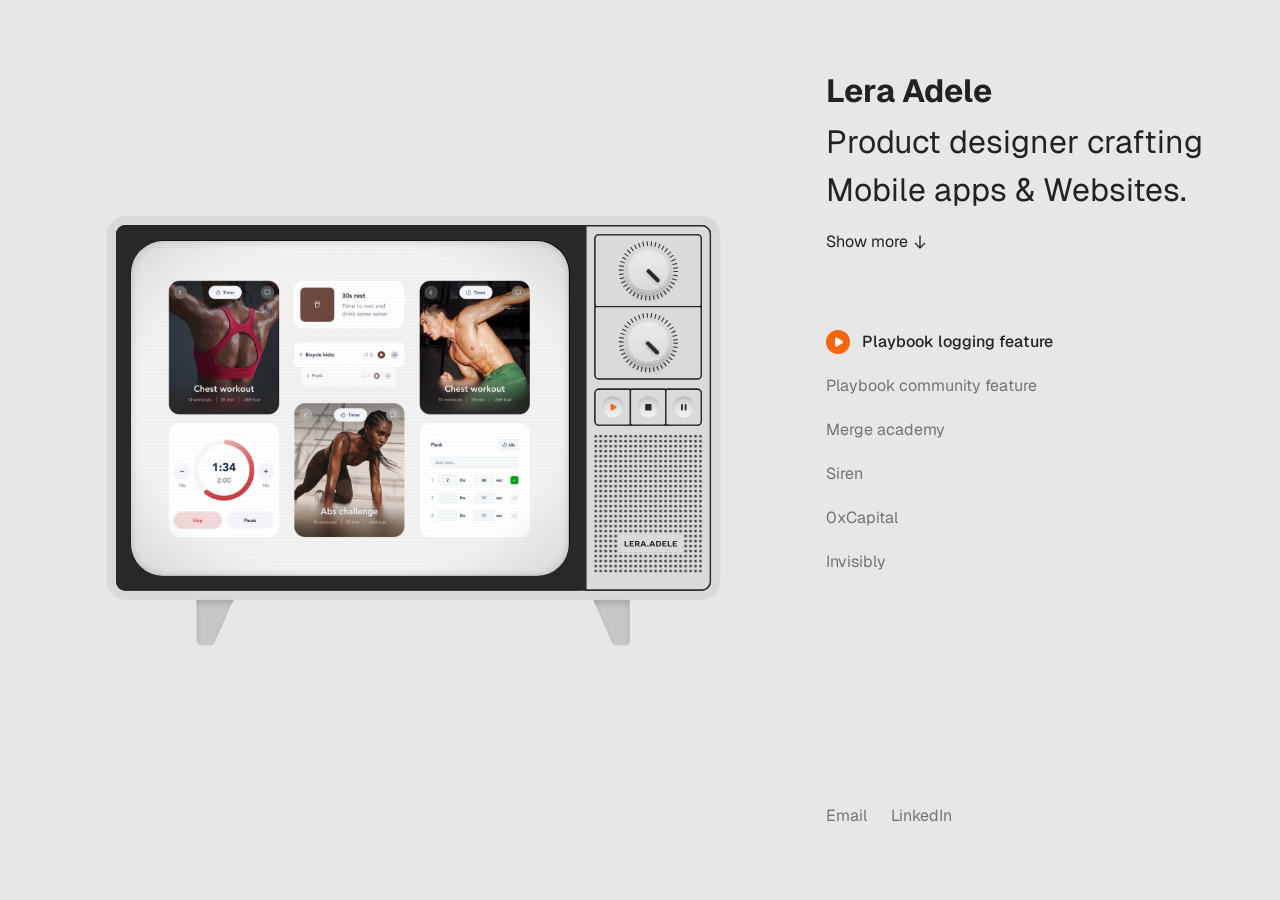
<file: index.html>
<!doctype html>
<html lang="en">
<head>
  <meta charset="utf-8">
  <meta name="viewport" content="width=device-width, initial-scale=1">
  <title>Lera Adele — Product Designer</title>
  <meta name="description" content="Lera Adele — product designer crafting mobile apps &amp; websites. 11 years in UX/UI, the last 5+ in product design.">
  <meta name="theme-color" content="#E7E7E7">
  <link rel="canonical" href="https://lera-adele.github.io/">
  <meta property="og:type" content="website">
  <meta property="og:site_name" content="Lera Adele">
  <meta property="og:url" content="https://lera-adele.github.io/">
  <meta property="og:title" content="Lera Adele — Product Designer">
  <meta property="og:description" content="Lera Adele — product designer crafting mobile apps &amp; websites. 11 years in UX/UI, the last 5+ in product design.">
  <meta property="og:image" content="https://lera-adele.github.io/assets/img/share.jpg">
  <meta property="og:image:width" content="1200">
  <meta property="og:image:height" content="630">
  <meta name="twitter:card" content="summary_large_image">
  <link rel="icon" href="assets/img/favicon.svg?v=2" type="image/svg+xml">
  <link rel="icon" href="assets/img/favicon-64.png?v=2" type="image/png" sizes="64x64">
  <link rel="apple-touch-icon" href="assets/img/favicon-64.png?v=2">
  <link rel="preconnect" href="https://fonts.googleapis.com">
  <link rel="preconnect" href="https://fonts.gstatic.com" crossorigin>
  <link href="https://fonts.googleapis.com/css2?family=Geist:wght@400;500;700&family=Geist+Mono:wght@500&display=swap" rel="stylesheet">
  <link rel="stylesheet" href="css/style.css?v=13">
</head>
<body>
  <main class="home page-in" data-view="projects">

    <!-- ===== TV ===== -->
    <section class="stage" aria-label="Project preview">
      <div class="tv">
        <svg class="tv-svg" viewBox="0 0 1350 945" fill="none" xmlns="http://www.w3.org/2000/svg" role="group" aria-label="Retro TV with controls">
        <g>
        <g>
        <g filter="url(#filter0_i_0_1)">
        <path d="M198 935C198 940.523 202.477 945 208 945H227.611C231.58 945 235.174 942.652 236.769 939.016L278 845H198V935Z" fill="#C7C7C7"/>
        </g>
        <g filter="url(#filter1_i_0_1)">
        <path d="M1151 935C1151 940.523 1146.52 945 1141 945H1121.39C1117.42 945 1113.83 942.652 1112.23 939.016L1071 845H1151V935Z" fill="#C7C7C7"/>
        </g>
        </g>
        <rect width="1350" height="845" rx="40" fill="#D9D9D9"/>
        <rect x="20" y="20" width="1310" height="805" rx="20" fill="#282828"/>
        <rect x="20" y="20" width="1033" height="805" rx="20" fill="#282828"/>
        <rect x="54" y="54" width="965" height="737" rx="71.4739" fill="#000"/>
        <path d="M1310 21.5C1320.22 21.5 1328.5 29.7827 1328.5 40V805C1328.5 815.217 1320.22 823.5 1310 823.5H1054.5V21.5H1310Z" fill="#DADADA" stroke="#282828" stroke-width="3"/>
        <g>
        <rect x="1074.5" y="381.5" width="234" height="79" rx="8.5" fill="#282828" stroke="#282828" stroke-width="3"/>
        <path d="M1083 381.5H1148C1150.49 381.5 1152.5 383.515 1152.5 386V456C1152.5 458.485 1150.49 460.5 1148 460.5H1083C1078.31 460.5 1074.5 456.694 1074.5 452V390C1074.5 385.306 1078.31 381.5 1083 381.5Z" fill="#DADADA" stroke="#282828" stroke-width="3"/>
        <rect x="1152.5" y="381.5" width="78" height="79" rx="4.5" fill="#DADADA" stroke="#282828" stroke-width="3"/>
        <path d="M1235 381.5H1300C1304.69 381.5 1308.5 385.306 1308.5 390V452C1308.5 456.694 1304.69 460.5 1300 460.5H1235C1232.51 460.5 1230.5 458.485 1230.5 456V386C1230.5 383.515 1232.51 381.5 1235 381.5Z" fill="#DADADA" stroke="#282828" stroke-width="3"/>
        <g id="btn-play" class="tv-btn" role="button" tabindex="0" aria-label="Play: switch projects automatically">
        <g filter="url(#filter2_i_0_1)">
        <circle cx="1114" cy="421" r="23" fill="url(#paint0_linear_0_1)"/>
        </g>
        <path d="M1120.91 422.856L1112.72 427.652C1111.1 428.606 1109 427.487 1109 425.662V416.338C1109 414.513 1111.1 413.394 1112.72 414.348L1120.91 419.144C1122.36 419.994 1122.36 422.007 1120.91 422.856Z" fill="#F96508"/>
        </g>
        <g id="btn-stop" class="tv-btn" role="button" tabindex="0" aria-label="Stop: turn the TV off">
        <g filter="url(#filter3_i_0_1)">
        <circle cx="1192" cy="421" r="23" fill="url(#paint1_linear_0_1)"/>
        </g>
        <rect x="1185" y="414" width="14" height="14" rx="2" fill="#282828"/>
        </g>
        <g id="btn-pause" class="tv-btn" role="button" tabindex="0" aria-label="Pause">
        <g filter="url(#filter4_i_0_1)">
        <circle cx="1270" cy="421" r="23" fill="url(#paint2_linear_0_1)"/>
        </g>
        <rect x="1264" y="414" width="4" height="14" rx="2" fill="#282828"/>
        <rect x="1272" y="414" width="4" height="14" rx="2" fill="#282828"/>
        </g>
        </g>
        <g>
        <rect x="1074.5" y="41.5" width="234" height="317" rx="8.5" fill="#282828" stroke="#282828" stroke-width="3"/>
        <path d="M1083 41.5H1300C1304.69 41.5 1308.5 45.3056 1308.5 50V195C1308.5 197.485 1306.49 199.5 1304 199.5H1079C1076.51 199.5 1074.5 197.485 1074.5 195V50C1074.5 45.3056 1078.31 41.5 1083 41.5Z" fill="#DADADA" stroke="#282828" stroke-width="3"/>
        <path d="M1079 199.5H1304C1306.49 199.5 1308.5 201.515 1308.5 204V350C1308.5 354.694 1304.69 358.5 1300 358.5H1083C1078.31 358.5 1074.5 354.694 1074.5 350V204C1074.5 201.515 1076.51 199.5 1079 199.5Z" fill="#DADADA" stroke="#282828" stroke-width="3"/>
        <g id="knob-brightness" class="knob" role="slider" tabindex="0" aria-label="Brightness" aria-valuemin="0" aria-valuemax="100">
        <g filter="url(#filter5_i_0_1)">
        <circle cx="1192" cy="279" r="60" stroke="#282828" stroke-width="10" stroke-linejoin="round" stroke-dasharray="2 7"/>
        </g>
        <g>
        <g class="knob-face" filter="url(#filter6_d_0_1)">
        <circle cx="1192" cy="279" r="47" fill="url(#paint3_linear_0_1)"/>
        </g>
        <g filter="url(#filter7_d_0_1)">
        <circle cx="1192" cy="279" r="42" fill="url(#paint4_linear_0_1)"/>
        </g>
        <g class="knob-pointer" data-cx="1192" data-cy="279" data-base="-30" filter="url(#filter8_d_0_1)">
        <rect x="1191.5" y="286.54" width="9" height="37.492" rx="4.5" transform="rotate(-120 1191.5 286.54)" fill="#282828"/>
        </g>
        </g>
        </g>
        <g id="knob-volume" class="knob" role="slider" tabindex="0" aria-label="Volume" aria-valuemin="0" aria-valuemax="100">
        <g filter="url(#filter9_i_0_1)">
        <circle cx="1192" cy="121" r="60" stroke="#282828" stroke-width="10" stroke-linejoin="round" stroke-dasharray="2 7"/>
        </g>
        <g>
        <g class="knob-face" filter="url(#filter10_d_0_1)">
        <circle cx="1192" cy="121" r="47" fill="url(#paint5_linear_0_1)"/>
        </g>
        <g filter="url(#filter11_d_0_1)">
        <circle cx="1192" cy="121" r="42" fill="url(#paint6_linear_0_1)"/>
        </g>
        <g class="knob-pointer" data-cx="1192" data-cy="121" data-base="45" filter="url(#filter12_d_0_1)">
        <rect x="1186" y="121.364" width="9" height="37.492" rx="4.5" transform="rotate(-45 1186 121.364)" fill="#282828"/>
        </g>
        </g>
        </g>
        </g>
        <g>
        <g>
        <rect x="1073" y="482" width="237" height="303" fill="url(#speaker-dots)"/>
        <rect width="142" height="40" transform="translate(1126 701)" fill="#DADADA"/>
        <path d="M1142.55 725.41H1148.72V728H1139.69V715.383H1142.55V725.41ZM1153.71 725.51H1160.21V728H1150.92V715.383H1160.05V717.873H1153.71V720.33H1158.55V722.721H1153.71V725.51ZM1170.37 728L1167.68 723.352H1165.39V728H1162.57V715.383H1168.15C1171.14 715.383 1172.9 716.844 1172.9 719.334C1172.9 721.094 1172.03 722.355 1170.51 722.953L1173.56 728H1170.37ZM1165.39 717.773V721.127H1167.95C1169.31 721.127 1170.01 720.529 1170.01 719.434C1170.01 718.338 1169.31 717.773 1167.95 717.773H1165.39ZM1184.52 728L1183.62 725.51H1178.11L1177.21 728H1174.22L1179.14 715.383H1182.66L1187.57 728H1184.52ZM1179.01 723.053H1182.72L1180.87 717.873L1179.01 723.053ZM1189.17 728V724.879H1192.29V728H1189.17ZM1204.17 728L1203.28 725.51H1197.77L1196.87 728H1193.88L1198.79 715.383H1202.31L1207.23 728H1204.17ZM1198.66 723.053H1202.38L1200.52 717.873L1198.66 723.053ZM1214 715.383C1218.09 715.383 1220.38 717.873 1220.38 721.691C1220.38 725.41 1217.99 728 1214 728H1209.09V715.383H1214ZM1213.94 725.609C1216.23 725.609 1217.46 724.148 1217.46 721.691C1217.46 719.234 1216.23 717.773 1213.94 717.773H1211.94V725.609H1213.94ZM1225.66 725.51H1232.16V728H1222.87V715.383H1232V717.873H1225.66V720.33H1230.5V722.721H1225.66V725.51ZM1237.38 725.41H1243.55V728H1234.52V715.383H1237.38V725.41ZM1248.53 725.51H1255.04V728H1245.74V715.383H1254.88V717.873H1248.53V720.33H1253.38V722.721H1248.53V725.51Z" fill="#282828"/>
        </g>
        </g>
        </g>
        <defs>
        <linearGradient id="speaker-dot" x1="0" y1="0" x2="0" y2="1"><stop stop-color="#2B2B2B"/><stop offset="1" stop-color="#515151"/></linearGradient>
        <pattern id="speaker-dots" x="1073" y="482" width="11" height="11" patternUnits="userSpaceOnUse"><circle cx="3" cy="3" r="3" fill="url(#speaker-dot)"/></pattern>
        <filter id="filter0_i_0_1" x="198" y="845" width="80" height="110" filterUnits="userSpaceOnUse" color-interpolation-filters="sRGB">
        <feFlood flood-opacity="0" result="BackgroundImageFix"/>
        <feBlend mode="normal" in="SourceGraphic" in2="BackgroundImageFix" result="shape"/>
        <feColorMatrix in="SourceAlpha" type="matrix" values="0 0 0 0 0 0 0 0 0 0 0 0 0 0 0 0 0 0 127 0" result="hardAlpha"/>
        <feOffset dy="10"/>
        <feGaussianBlur stdDeviation="7"/>
        <feComposite in2="hardAlpha" operator="arithmetic" k2="-1" k3="1"/>
        <feColorMatrix type="matrix" values="0 0 0 0 0.156863 0 0 0 0 0.156863 0 0 0 0 0.156863 0 0 0 0.2 0"/>
        <feBlend mode="normal" in2="shape" result="effect1_innerShadow_0_1"/>
        </filter>
        <filter id="filter1_i_0_1" x="1071" y="845" width="80" height="110" filterUnits="userSpaceOnUse" color-interpolation-filters="sRGB">
        <feFlood flood-opacity="0" result="BackgroundImageFix"/>
        <feBlend mode="normal" in="SourceGraphic" in2="BackgroundImageFix" result="shape"/>
        <feColorMatrix in="SourceAlpha" type="matrix" values="0 0 0 0 0 0 0 0 0 0 0 0 0 0 0 0 0 0 127 0" result="hardAlpha"/>
        <feOffset dy="10"/>
        <feGaussianBlur stdDeviation="7"/>
        <feComposite in2="hardAlpha" operator="arithmetic" k2="-1" k3="1"/>
        <feColorMatrix type="matrix" values="0 0 0 0 0.156863 0 0 0 0 0.156863 0 0 0 0 0.156863 0 0 0 0.2 0"/>
        <feBlend mode="normal" in2="shape" result="effect1_innerShadow_0_1"/>
        </filter>
        <filter id="filter2_i_0_1" x="1091" y="398" width="46" height="50" filterUnits="userSpaceOnUse" color-interpolation-filters="sRGB">
        <feFlood flood-opacity="0" result="BackgroundImageFix"/>
        <feBlend mode="normal" in="SourceGraphic" in2="BackgroundImageFix" result="shape"/>
        <feColorMatrix in="SourceAlpha" type="matrix" values="0 0 0 0 0 0 0 0 0 0 0 0 0 0 0 0 0 0 127 0" result="hardAlpha"/>
        <feOffset dy="4"/>
        <feGaussianBlur stdDeviation="5"/>
        <feComposite in2="hardAlpha" operator="arithmetic" k2="-1" k3="1"/>
        <feColorMatrix type="matrix" values="0 0 0 0 0.156863 0 0 0 0 0.156863 0 0 0 0 0.156863 0 0 0 0.14 0"/>
        <feBlend mode="normal" in2="shape" result="effect1_innerShadow_0_1"/>
        </filter>
        <filter id="filter3_i_0_1" x="1169" y="398" width="46" height="50" filterUnits="userSpaceOnUse" color-interpolation-filters="sRGB">
        <feFlood flood-opacity="0" result="BackgroundImageFix"/>
        <feBlend mode="normal" in="SourceGraphic" in2="BackgroundImageFix" result="shape"/>
        <feColorMatrix in="SourceAlpha" type="matrix" values="0 0 0 0 0 0 0 0 0 0 0 0 0 0 0 0 0 0 127 0" result="hardAlpha"/>
        <feOffset dy="4"/>
        <feGaussianBlur stdDeviation="5"/>
        <feComposite in2="hardAlpha" operator="arithmetic" k2="-1" k3="1"/>
        <feColorMatrix type="matrix" values="0 0 0 0 0.156863 0 0 0 0 0.156863 0 0 0 0 0.156863 0 0 0 0.14 0"/>
        <feBlend mode="normal" in2="shape" result="effect1_innerShadow_0_1"/>
        </filter>
        <filter id="filter4_i_0_1" x="1247" y="398" width="46" height="50" filterUnits="userSpaceOnUse" color-interpolation-filters="sRGB">
        <feFlood flood-opacity="0" result="BackgroundImageFix"/>
        <feBlend mode="normal" in="SourceGraphic" in2="BackgroundImageFix" result="shape"/>
        <feColorMatrix in="SourceAlpha" type="matrix" values="0 0 0 0 0 0 0 0 0 0 0 0 0 0 0 0 0 0 127 0" result="hardAlpha"/>
        <feOffset dy="4"/>
        <feGaussianBlur stdDeviation="5"/>
        <feComposite in2="hardAlpha" operator="arithmetic" k2="-1" k3="1"/>
        <feColorMatrix type="matrix" values="0 0 0 0 0.156863 0 0 0 0 0.156863 0 0 0 0 0.156863 0 0 0 0.14 0"/>
        <feBlend mode="normal" in2="shape" result="effect1_innerShadow_0_1"/>
        </filter>
        <filter id="filter5_i_0_1" x="1127" y="214" width="130" height="134" filterUnits="userSpaceOnUse" color-interpolation-filters="sRGB">
        <feFlood flood-opacity="0" result="BackgroundImageFix"/>
        <feBlend mode="normal" in="SourceGraphic" in2="BackgroundImageFix" result="shape"/>
        <feColorMatrix in="SourceAlpha" type="matrix" values="0 0 0 0 0 0 0 0 0 0 0 0 0 0 0 0 0 0 127 0" result="hardAlpha"/>
        <feOffset dy="4"/>
        <feGaussianBlur stdDeviation="5"/>
        <feComposite in2="hardAlpha" operator="arithmetic" k2="-1" k3="1"/>
        <feColorMatrix type="matrix" values="0 0 0 0 0.156863 0 0 0 0 0.156863 0 0 0 0 0.156863 0 0 0 0.14 0"/>
        <feBlend mode="normal" in2="shape" result="effect1_innerShadow_0_1"/>
        </filter>
        <filter id="filter6_d_0_1" x="1129" y="226" width="126" height="126" filterUnits="userSpaceOnUse" color-interpolation-filters="sRGB">
        <feFlood flood-opacity="0" result="BackgroundImageFix"/>
        <feColorMatrix in="SourceAlpha" type="matrix" values="0 0 0 0 0 0 0 0 0 0 0 0 0 0 0 0 0 0 127 0" result="hardAlpha"/>
        <feOffset dy="10"/>
        <feGaussianBlur stdDeviation="8"/>
        <feComposite in2="hardAlpha" operator="out"/>
        <feColorMatrix type="matrix" values="0 0 0 0 0.156863 0 0 0 0 0.156863 0 0 0 0 0.156863 0 0 0 0.2 0"/>
        <feBlend mode="normal" in2="BackgroundImageFix" result="effect1_dropShadow_0_1"/>
        <feBlend mode="normal" in="SourceGraphic" in2="effect1_dropShadow_0_1" result="shape"/>
        </filter>
        <filter id="filter7_d_0_1" x="1140" y="231" width="104" height="104" filterUnits="userSpaceOnUse" color-interpolation-filters="sRGB">
        <feFlood flood-opacity="0" result="BackgroundImageFix"/>
        <feColorMatrix in="SourceAlpha" type="matrix" values="0 0 0 0 0 0 0 0 0 0 0 0 0 0 0 0 0 0 127 0" result="hardAlpha"/>
        <feOffset dy="4"/>
        <feGaussianBlur stdDeviation="5"/>
        <feComposite in2="hardAlpha" operator="out"/>
        <feColorMatrix type="matrix" values="0 0 0 0 0.156863 0 0 0 0 0.156863 0 0 0 0 0.156863 0 0 0 0.2 0"/>
        <feBlend mode="normal" in2="BackgroundImageFix" result="effect1_dropShadow_0_1"/>
        <feBlend mode="normal" in="SourceGraphic" in2="effect1_dropShadow_0_1" result="shape"/>
        </filter>
        <filter id="filter8_d_0_1" x="1182.65" y="257.646" width="45.6763" height="35.2475" filterUnits="userSpaceOnUse" color-interpolation-filters="sRGB">
        <feFlood flood-opacity="0" result="BackgroundImageFix"/>
        <feColorMatrix in="SourceAlpha" type="matrix" values="0 0 0 0 0 0 0 0 0 0 0 0 0 0 0 0 0 0 127 0" result="hardAlpha"/>
        <feOffset dy="2"/>
        <feGaussianBlur stdDeviation="3"/>
        <feComposite in2="hardAlpha" operator="out"/>
        <feColorMatrix type="matrix" values="0 0 0 0 0.156863 0 0 0 0 0.156863 0 0 0 0 0.156863 0 0 0 0.2 0"/>
        <feBlend mode="normal" in2="BackgroundImageFix" result="effect1_dropShadow_0_1"/>
        <feBlend mode="normal" in="SourceGraphic" in2="effect1_dropShadow_0_1" result="shape"/>
        </filter>
        <filter id="filter9_i_0_1" x="1127" y="56" width="130" height="134" filterUnits="userSpaceOnUse" color-interpolation-filters="sRGB">
        <feFlood flood-opacity="0" result="BackgroundImageFix"/>
        <feBlend mode="normal" in="SourceGraphic" in2="BackgroundImageFix" result="shape"/>
        <feColorMatrix in="SourceAlpha" type="matrix" values="0 0 0 0 0 0 0 0 0 0 0 0 0 0 0 0 0 0 127 0" result="hardAlpha"/>
        <feOffset dy="4"/>
        <feGaussianBlur stdDeviation="5"/>
        <feComposite in2="hardAlpha" operator="arithmetic" k2="-1" k3="1"/>
        <feColorMatrix type="matrix" values="0 0 0 0 0.156863 0 0 0 0 0.156863 0 0 0 0 0.156863 0 0 0 0.14 0"/>
        <feBlend mode="normal" in2="shape" result="effect1_innerShadow_0_1"/>
        </filter>
        <filter id="filter10_d_0_1" x="1129" y="68" width="126" height="126" filterUnits="userSpaceOnUse" color-interpolation-filters="sRGB">
        <feFlood flood-opacity="0" result="BackgroundImageFix"/>
        <feColorMatrix in="SourceAlpha" type="matrix" values="0 0 0 0 0 0 0 0 0 0 0 0 0 0 0 0 0 0 127 0" result="hardAlpha"/>
        <feOffset dy="10"/>
        <feGaussianBlur stdDeviation="8"/>
        <feComposite in2="hardAlpha" operator="out"/>
        <feColorMatrix type="matrix" values="0 0 0 0 0.156863 0 0 0 0 0.156863 0 0 0 0 0.156863 0 0 0 0.2 0"/>
        <feBlend mode="normal" in2="BackgroundImageFix" result="effect1_dropShadow_0_1"/>
        <feBlend mode="normal" in="SourceGraphic" in2="effect1_dropShadow_0_1" result="shape"/>
        </filter>
        <filter id="filter11_d_0_1" x="1140" y="73" width="104" height="104" filterUnits="userSpaceOnUse" color-interpolation-filters="sRGB">
        <feFlood flood-opacity="0" result="BackgroundImageFix"/>
        <feColorMatrix in="SourceAlpha" type="matrix" values="0 0 0 0 0 0 0 0 0 0 0 0 0 0 0 0 0 0 127 0" result="hardAlpha"/>
        <feOffset dy="4"/>
        <feGaussianBlur stdDeviation="5"/>
        <feComposite in2="hardAlpha" operator="out"/>
        <feColorMatrix type="matrix" values="0 0 0 0 0.156863 0 0 0 0 0.156863 0 0 0 0 0.156863 0 0 0 0.2 0"/>
        <feBlend mode="normal" in2="BackgroundImageFix" result="effect1_dropShadow_0_1"/>
        <feBlend mode="normal" in="SourceGraphic" in2="effect1_dropShadow_0_1" result="shape"/>
        </filter>
        <filter id="filter12_d_0_1" x="1181.86" y="112.864" width="41.1469" height="41.1469" filterUnits="userSpaceOnUse" color-interpolation-filters="sRGB">
        <feFlood flood-opacity="0" result="BackgroundImageFix"/>
        <feColorMatrix in="SourceAlpha" type="matrix" values="0 0 0 0 0 0 0 0 0 0 0 0 0 0 0 0 0 0 127 0" result="hardAlpha"/>
        <feOffset dy="2"/>
        <feGaussianBlur stdDeviation="3"/>
        <feComposite in2="hardAlpha" operator="out"/>
        <feColorMatrix type="matrix" values="0 0 0 0 0.156863 0 0 0 0 0.156863 0 0 0 0 0.156863 0 0 0 0.2 0"/>
        <feBlend mode="normal" in2="BackgroundImageFix" result="effect1_dropShadow_0_1"/>
        <feBlend mode="normal" in="SourceGraphic" in2="effect1_dropShadow_0_1" result="shape"/>
        </filter>
        <linearGradient id="paint0_linear_0_1" x1="1114" y1="398" x2="1114" y2="444" gradientUnits="userSpaceOnUse">
        <stop stop-color="#CFCFCF"/>
        <stop offset="1" stop-color="#F5F5F5"/>
        </linearGradient>
        <linearGradient id="paint1_linear_0_1" x1="1192" y1="398" x2="1192" y2="444" gradientUnits="userSpaceOnUse">
        <stop stop-color="#CFCFCF"/>
        <stop offset="1" stop-color="#F5F5F5"/>
        </linearGradient>
        <linearGradient id="paint2_linear_0_1" x1="1270" y1="398" x2="1270" y2="444" gradientUnits="userSpaceOnUse">
        <stop stop-color="#CFCFCF"/>
        <stop offset="1" stop-color="#F5F5F5"/>
        </linearGradient>
        <linearGradient id="paint3_linear_0_1" x1="1192" y1="232" x2="1192" y2="326" gradientUnits="userSpaceOnUse">
        <stop stop-color="#EBEBEB"/>
        <stop offset="1" stop-color="#DADADA"/>
        </linearGradient>
        <linearGradient id="paint4_linear_0_1" x1="1192" y1="237" x2="1192" y2="321" gradientUnits="userSpaceOnUse">
        <stop stop-color="#EBEBEB"/>
        <stop offset="1" stop-color="#DADADA"/>
        </linearGradient>
        <linearGradient id="paint5_linear_0_1" x1="1192" y1="74" x2="1192" y2="168" gradientUnits="userSpaceOnUse">
        <stop stop-color="#EBEBEB"/>
        <stop offset="1" stop-color="#DADADA"/>
        </linearGradient>
        <linearGradient id="paint6_linear_0_1" x1="1192" y1="79" x2="1192" y2="163" gradientUnits="userSpaceOnUse">
        <stop stop-color="#EBEBEB"/>
        <stop offset="1" stop-color="#DADADA"/>
        </linearGradient>
        </defs>
        </svg>
        <div class="screen" id="screen" data-power="on" data-state="idle">
          <div class="screen-inner">
            <img class="preview is-active" src="assets/previews/01-playbook-logging.jpg" alt="Playbook logging feature — preview" width="1280" height="977" fetchpriority="high">
            <img class="preview" src="assets/previews/02-playbook-community.jpg" alt="Playbook community feature — preview" width="1280" height="977" loading="lazy">
            <img class="preview" src="assets/previews/03-merge-academy.jpg" alt="Merge academy — preview" width="1280" height="977" loading="lazy">
            <img class="preview" src="assets/previews/04-siren.jpg" alt="Siren — preview" width="1280" height="977" loading="lazy">
            <img class="preview" src="assets/previews/05-0xcapital.jpg" alt="0xCapital — preview" width="1280" height="977" loading="lazy">
            <img class="preview" src="assets/previews/06-invisibly.jpg" alt="Invisibly — preview" width="1280" height="977" loading="lazy">
            <!-- desktop "More +": the TV shows Lera instead of a project -->
            <img class="about-photo" src="assets/img/about-screen.jpg?v=2" alt="Lera Adele" width="1280" height="977" loading="lazy">
            <canvas class="noise" aria-hidden="true"></canvas>
            <div class="dimmer" aria-hidden="true"></div>
            <div class="osd" aria-hidden="true">
              <span class="osd-channel">CH 01</span>
              <span class="osd-status"></span>
              <span class="osd-level"></span>
            </div>
          </div>
          <div class="glass" aria-hidden="true"></div>
        </div>
      </div>
    </section>

    <!-- ===== Profile ===== -->
    <section class="profile">
      <header class="intro">
        <div class="intro-text">
          <h1 class="name">Lera Adele</h1>
          <p class="role">Product designer crafting Mobile apps &amp; Websites.</p>
          <!-- shown with More +; same type as the role line -->
          <p class="about-text" id="about-text" hidden><span>11 years in UX/UI, the last 5+ in product design.</span> <span>I design digital experiences that balance user needs, business goals, and technical feasibility, and that look as good as they work.</span></p>
        </div>
        <button class="toggle more-toggle" type="button" aria-expanded="false" aria-controls="about">Show more <svg viewBox="0 0 16 16" aria-hidden="true"><path d="M13.14 9.8 8.47 14.47a.67.67 0 0 1-.94 0L2.86 9.8a.67.67 0 0 1 .94-.94l3.53 3.53V2a.67.67 0 0 1 1.34 0v10.39l3.53-3.53a.67.67 0 0 1 .94.94Z"/></svg></button>
      </header>

      <nav class="projects" aria-label="Projects">
        <ol>
          <li style="--i:0"><a class="project is-active" href="cases/playbook-logging.html" data-index="0"><span class="project-icon" aria-hidden="true"><svg viewBox="0 0 12 12"><path d="M9.33 7.19 4.29 10.28C3.29 10.89 2 10.17 2 9V3c0-1.17 1.29-1.89 2.29-1.28l5.04 3.08c.89.55.89 1.84 0 2.39Z"/></svg></span><span class="project-name">Playbook logging feature</span></a></li>
          <li style="--i:1"><a class="project" href="cases/playbook-community.html" data-index="1"><span class="project-icon" aria-hidden="true"><svg viewBox="0 0 12 12"><path d="M9.33 7.19 4.29 10.28C3.29 10.89 2 10.17 2 9V3c0-1.17 1.29-1.89 2.29-1.28l5.04 3.08c.89.55.89 1.84 0 2.39Z"/></svg></span><span class="project-name">Playbook community feature</span></a></li>
          <li style="--i:2"><a class="project" href="cases/merge-academy.html" data-index="2"><span class="project-icon" aria-hidden="true"><svg viewBox="0 0 12 12"><path d="M9.33 7.19 4.29 10.28C3.29 10.89 2 10.17 2 9V3c0-1.17 1.29-1.89 2.29-1.28l5.04 3.08c.89.55.89 1.84 0 2.39Z"/></svg></span><span class="project-name">Merge academy</span></a></li>
          <li style="--i:3"><a class="project" href="cases/siren.html" data-index="3"><span class="project-icon" aria-hidden="true"><svg viewBox="0 0 12 12"><path d="M9.33 7.19 4.29 10.28C3.29 10.89 2 10.17 2 9V3c0-1.17 1.29-1.89 2.29-1.28l5.04 3.08c.89.55.89 1.84 0 2.39Z"/></svg></span><span class="project-name">Siren</span></a></li>
          <li style="--i:4"><a class="project" href="cases/0xcapital.html" data-index="4"><span class="project-icon" aria-hidden="true"><svg viewBox="0 0 12 12"><path d="M9.33 7.19 4.29 10.28C3.29 10.89 2 10.17 2 9V3c0-1.17 1.29-1.89 2.29-1.28l5.04 3.08c.89.55.89 1.84 0 2.39Z"/></svg></span><span class="project-name">0xCapital</span></a></li>
          <li style="--i:5"><a class="project" href="cases/invisibly.html" data-index="5"><span class="project-icon" aria-hidden="true"><svg viewBox="0 0 12 12"><path d="M9.33 7.19 4.29 10.28C3.29 10.89 2 10.17 2 9V3c0-1.17 1.29-1.89 2.29-1.28l5.04 3.08c.89.55.89 1.84 0 2.39Z"/></svg></span><span class="project-name">Invisibly</span></a></li>
        </ol>
      </nav>

      <section class="about" id="about" hidden aria-label="About">
        <div class="avatar" role="img" aria-label="Lera Adele — photo. Drag to spin it.">
          <svg class="avatar-ring" viewBox="0 0 336.3 336.3" aria-hidden="true">
            <circle cx="168.15" cy="168.15" r="162.45" stroke="#282828" stroke-width="11.4" stroke-dasharray="1.9 7.6" fill="none"/>
          </svg>
          <div class="avatar-disc">
            <img class="avatar-photo" src="assets/img/avatar-photo.jpg" alt="" width="640" height="640" loading="lazy" draggable="false">
          </div>
        </div>
        <button class="toggle less-toggle" type="button" aria-controls="about">Show less <svg viewBox="0 0 16 16" aria-hidden="true"><path d="M13.14 7.14a.67.67 0 0 1-.94 0L8.67 3.61V14a.67.67 0 0 1-1.34 0V3.61L3.8 7.14a.67.67 0 0 1-.94-.94l4.67-4.67a.67.67 0 0 1 .94 0l4.67 4.67a.67.67 0 0 1 0 .94Z"/></svg></button>
      </section>

      <footer class="contacts">
        <a class="copy-email" href="mailto:leravoronkova.lv@gmail.com" data-email="leravoronkova.lv@gmail.com" aria-describedby="email-hint">Email<span class="copy-hint" id="email-hint" role="status" aria-live="polite"></span></a>
        <a href="https://www.linkedin.com/in/leralytvyn/" target="_blank" rel="noopener">LinkedIn</a>
      </footer>
    </section>
  </main>

  <script src="js/music.js?v=4"></script>
  <script src="js/main.js?v=12"></script>
</body>
</html>
</file>
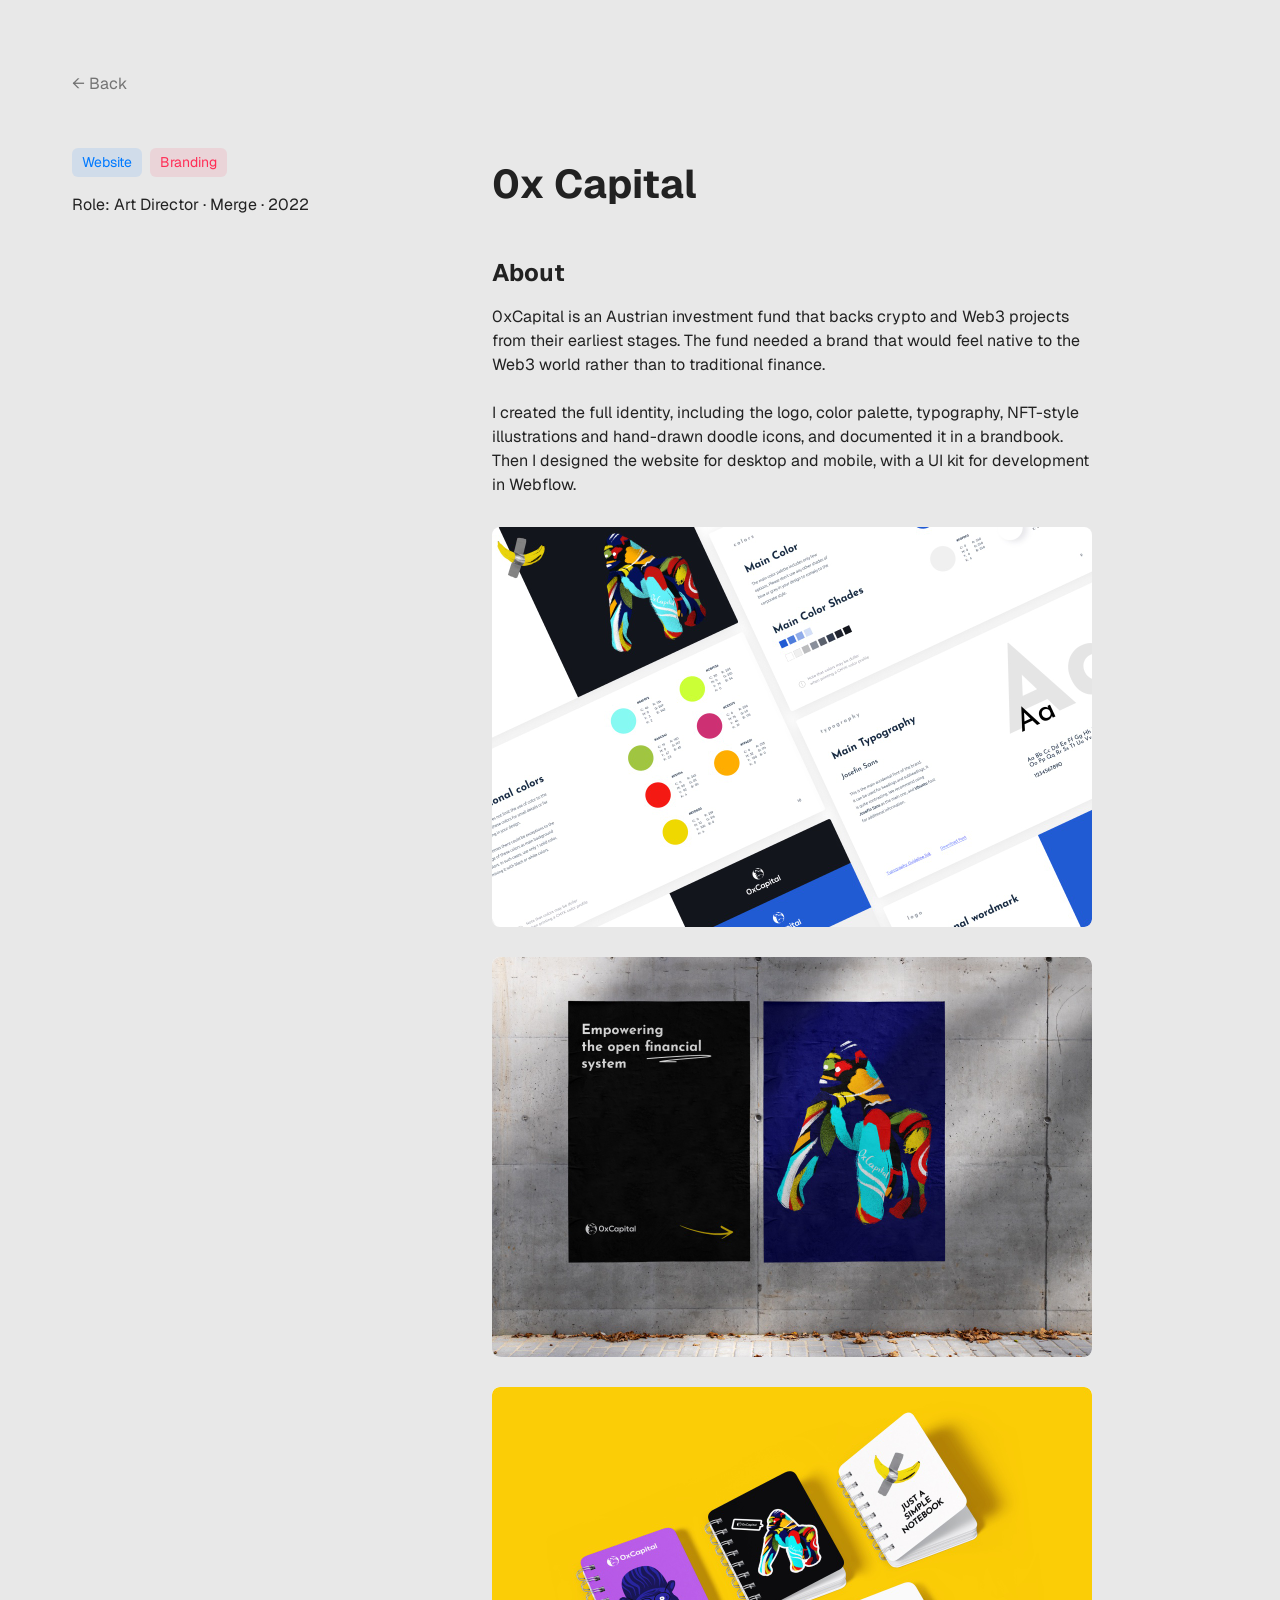
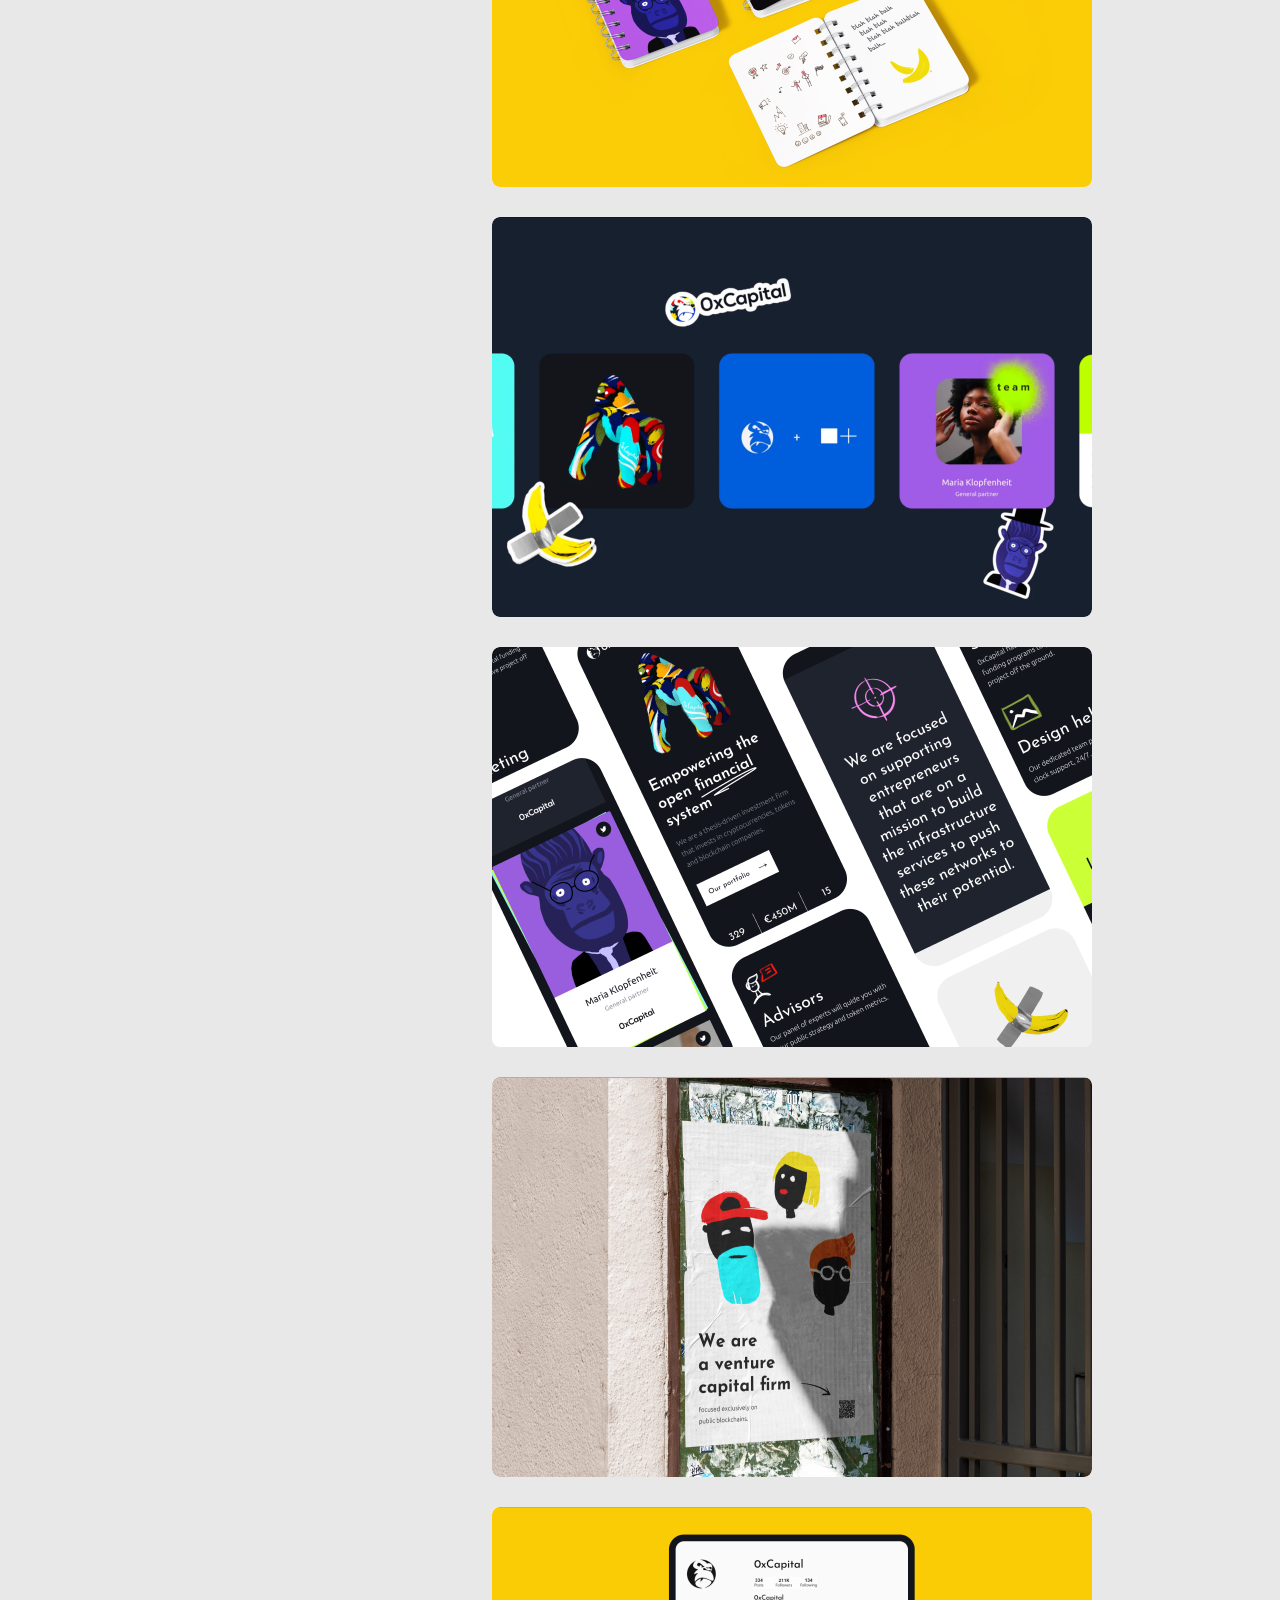
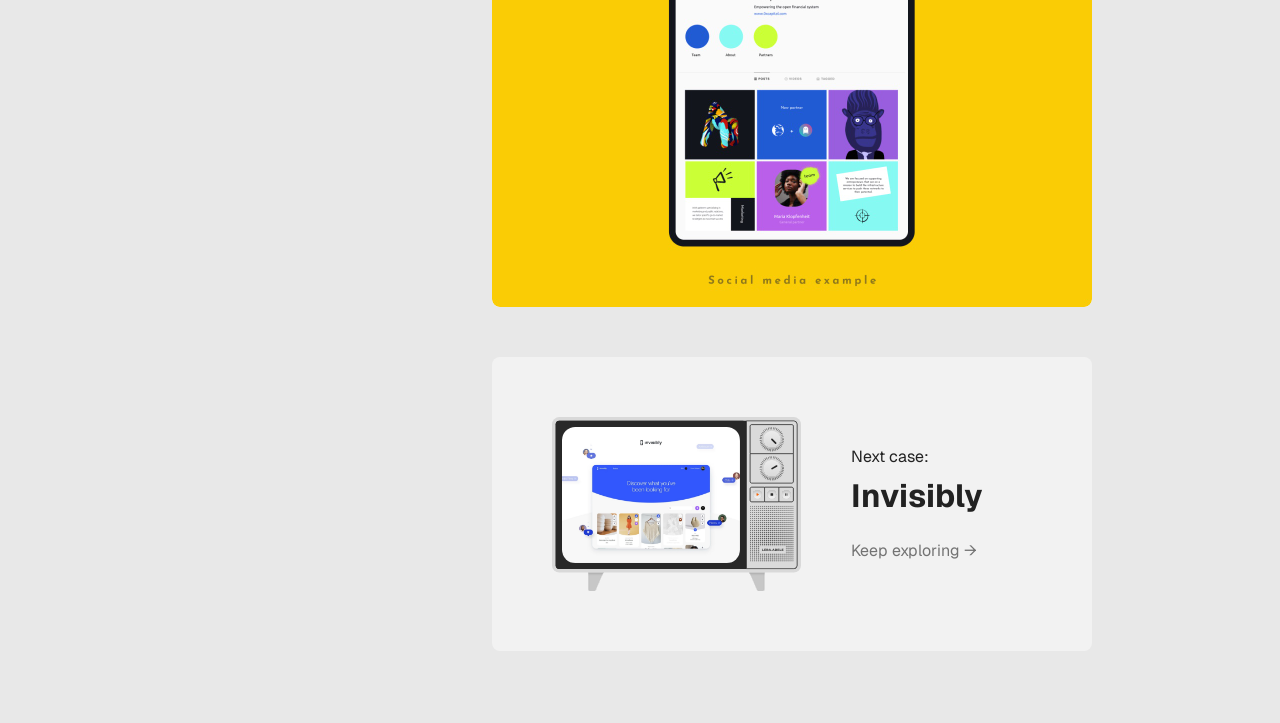
<file: cases/0xcapital.html>
<!doctype html>
<html lang="en">
<head>
  <meta charset="utf-8">
  <meta name="viewport" content="width=device-width, initial-scale=1">
  <title>0x Capital — Lera Adele</title>
  <meta name="description" content="Case study: brand identity and website for 0xCapital, an Austrian investment fund backing crypto and Web3 projects.">
  <meta name="theme-color" content="#E8E8E8">
  <link rel="canonical" href="https://lera-adele.github.io/cases/0xcapital.html">
  <meta property="og:type" content="website">
  <meta property="og:site_name" content="Lera Adele">
  <meta property="og:url" content="https://lera-adele.github.io/cases/0xcapital.html">
  <meta property="og:title" content="0x Capital — Lera Adele">
  <meta property="og:description" content="Case study: brand identity and website for 0xCapital, an Austrian investment fund backing crypto and Web3 projects.">
  <meta property="og:image" content="https://lera-adele.github.io/assets/img/share/0xcapital.jpg">
  <meta property="og:image:width" content="1200">
  <meta property="og:image:height" content="630">
  <meta name="twitter:card" content="summary_large_image">
  <link rel="icon" href="../assets/img/favicon.svg?v=2" type="image/svg+xml">
  <link rel="icon" href="../assets/img/favicon-64.png?v=2" type="image/png" sizes="64x64">
  <link rel="apple-touch-icon" href="../assets/img/favicon-64.png?v=2">
  <link rel="preconnect" href="https://fonts.googleapis.com">
  <link rel="preconnect" href="https://fonts.gstatic.com" crossorigin>
  <link href="https://fonts.googleapis.com/css2?family=Geist:wght@400;500;700&display=swap" rel="stylesheet">
  <link rel="stylesheet" href="../css/case.css?v=10">
</head>
<body>
    <main class="case">
    <a class="back" href="../">← Back</a>

    <div class="case-grid">
      <aside class="case-info" aria-label="Project information">
        <div class="tags">
          <span class="tag tag--website">Website</span>
          <span class="tag tag--branding">Branding</span>
        </div>
        <p class="role">Role: Art Director · Merge · 2022</p>
      </aside>

      <article class="case-doc">
        <h1 class="case-title">0x Capital</h1>

        <section class="case-section case-section--tight case-section--lead">
          <div class="case-text">
            <h2>About</h2>
            <p>0xCapital is an Austrian investment fund that backs crypto and Web3 projects from their earliest stages. The fund needed a brand that would feel native to the Web3 world rather than to traditional finance.</p>
            <p>I created the full identity, including the logo, color palette, typography, NFT-style illustrations and hand-drawn doodle icons, and documented it in a brandbook. Then I designed the website for desktop and mobile, with a UI kit for development in Webflow.</p>
          </div>
          <figure class="case-media">
            <img src="../assets/cases/0xcapital/0xcapital-01.jpg" alt="Brandbook pages: main colour, colour shades, typography, wordmark and an NFT-style illustration" width="1200" height="800">
          </figure>
          <figure class="case-media">
            <img src="../assets/cases/0xcapital/0xcapital-02.jpg" alt="Posters on a concrete wall: “Empowering the open financial system” and a colourful NFT-style gorilla" width="1200" height="800" loading="lazy">
          </figure>
          <figure class="case-media">
            <img src="../assets/cases/0xcapital/0xcapital-03.jpg" alt="Branded notebooks with the 0xCapital illustrations and doodle stickers" width="1200" height="800" loading="lazy">
          </figure>
          <figure class="case-media">
            <img src="../assets/cases/0xcapital/0xcapital-04.jpg" alt="Website cards with illustrations, the logo and hand-drawn doodle icons" width="1200" height="800" loading="lazy">
          </figure>
          <figure class="case-media">
            <img src="../assets/cases/0xcapital/0xcapital-05.jpg" alt="Mobile website screens: hero, mission statement, advisors and portfolio" width="1200" height="800" loading="lazy">
          </figure>
          <figure class="case-media">
            <img src="../assets/cases/0xcapital/0xcapital-06.jpg" alt="Poster in a window: “We are a venture capital firm” with illustrated founders" width="1200" height="800" loading="lazy">
          </figure>
          <figure class="case-media">
            <img src="../assets/cases/0xcapital/0xcapital-07.jpg" alt="Social media example: the 0xCapital Instagram profile on a tablet" width="1200" height="800" loading="lazy">
          </figure>
        </section>

        <aside class="next-case" aria-label="Next case">
          <div class="next-tv" aria-hidden="true">
            <img src="../assets/img/tv.svg" alt="" width="1350" height="945" loading="lazy">
            <img class="next-screen" src="../assets/previews/06-invisibly.jpg" alt="" width="1280" height="977" loading="lazy">
          </div>
          <div class="next-text">
            <p class="next-label">Next case:</p>
            <p class="next-title">Invisibly</p>
            <a class="next-link" href="invisibly.html">Keep exploring <span aria-hidden="true">→</span></a>
          </div>
        </aside>

        <button class="to-top" type="button" aria-label="Back to the top">
          <svg viewBox="0 0 24 24" aria-hidden="true"><path d="M19.71 10.71a1 1 0 0 1-1.42 0L13 5.41V21a1 1 0 1 1-2 0V5.41l-5.29 5.3a1 1 0 0 1-1.42-1.42l7-7a1 1 0 0 1 1.42 0l7 7a1 1 0 0 1 0 1.42Z"/></svg>
        </button>
      </article>
    </div>
  </main>

  <script src="../js/case.js?v=4"></script>

  <a class="back-fab" href="../" aria-label="Back to all projects">
    <svg viewBox="0 0 24 24" aria-hidden="true"><path d="M19 6.62v10.76c0 2.18-2.49 3.4-4.19 2.06l-6.82-5.38c-.09-.07-.16-.16-.24-.24V20a.75.75 0 0 1-1.5 0V4a.75.75 0 0 1 1.5 0v6.19c.08-.08.15-.17.24-.24l6.82-5.39C16.51 3.22 19 4.44 19 6.62Z"/></svg>
  </a>
</body>
</html>
</file>
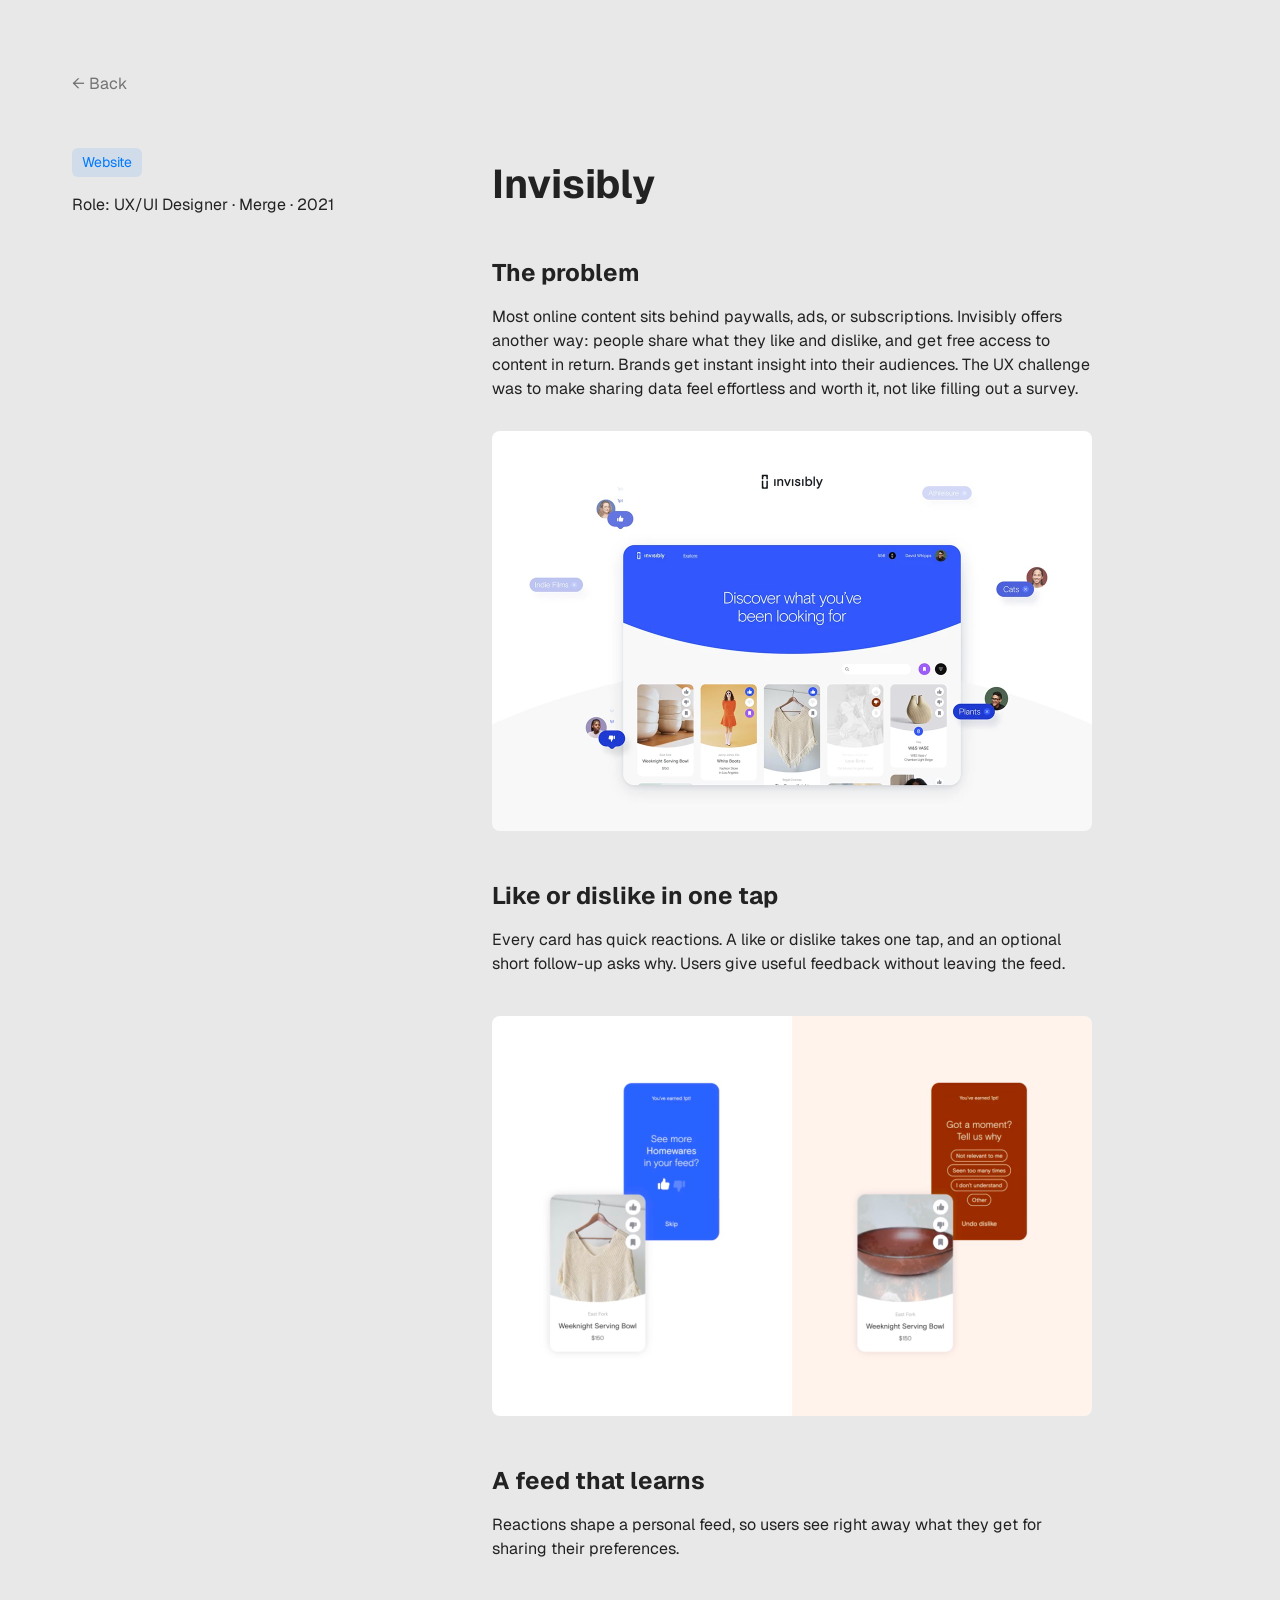
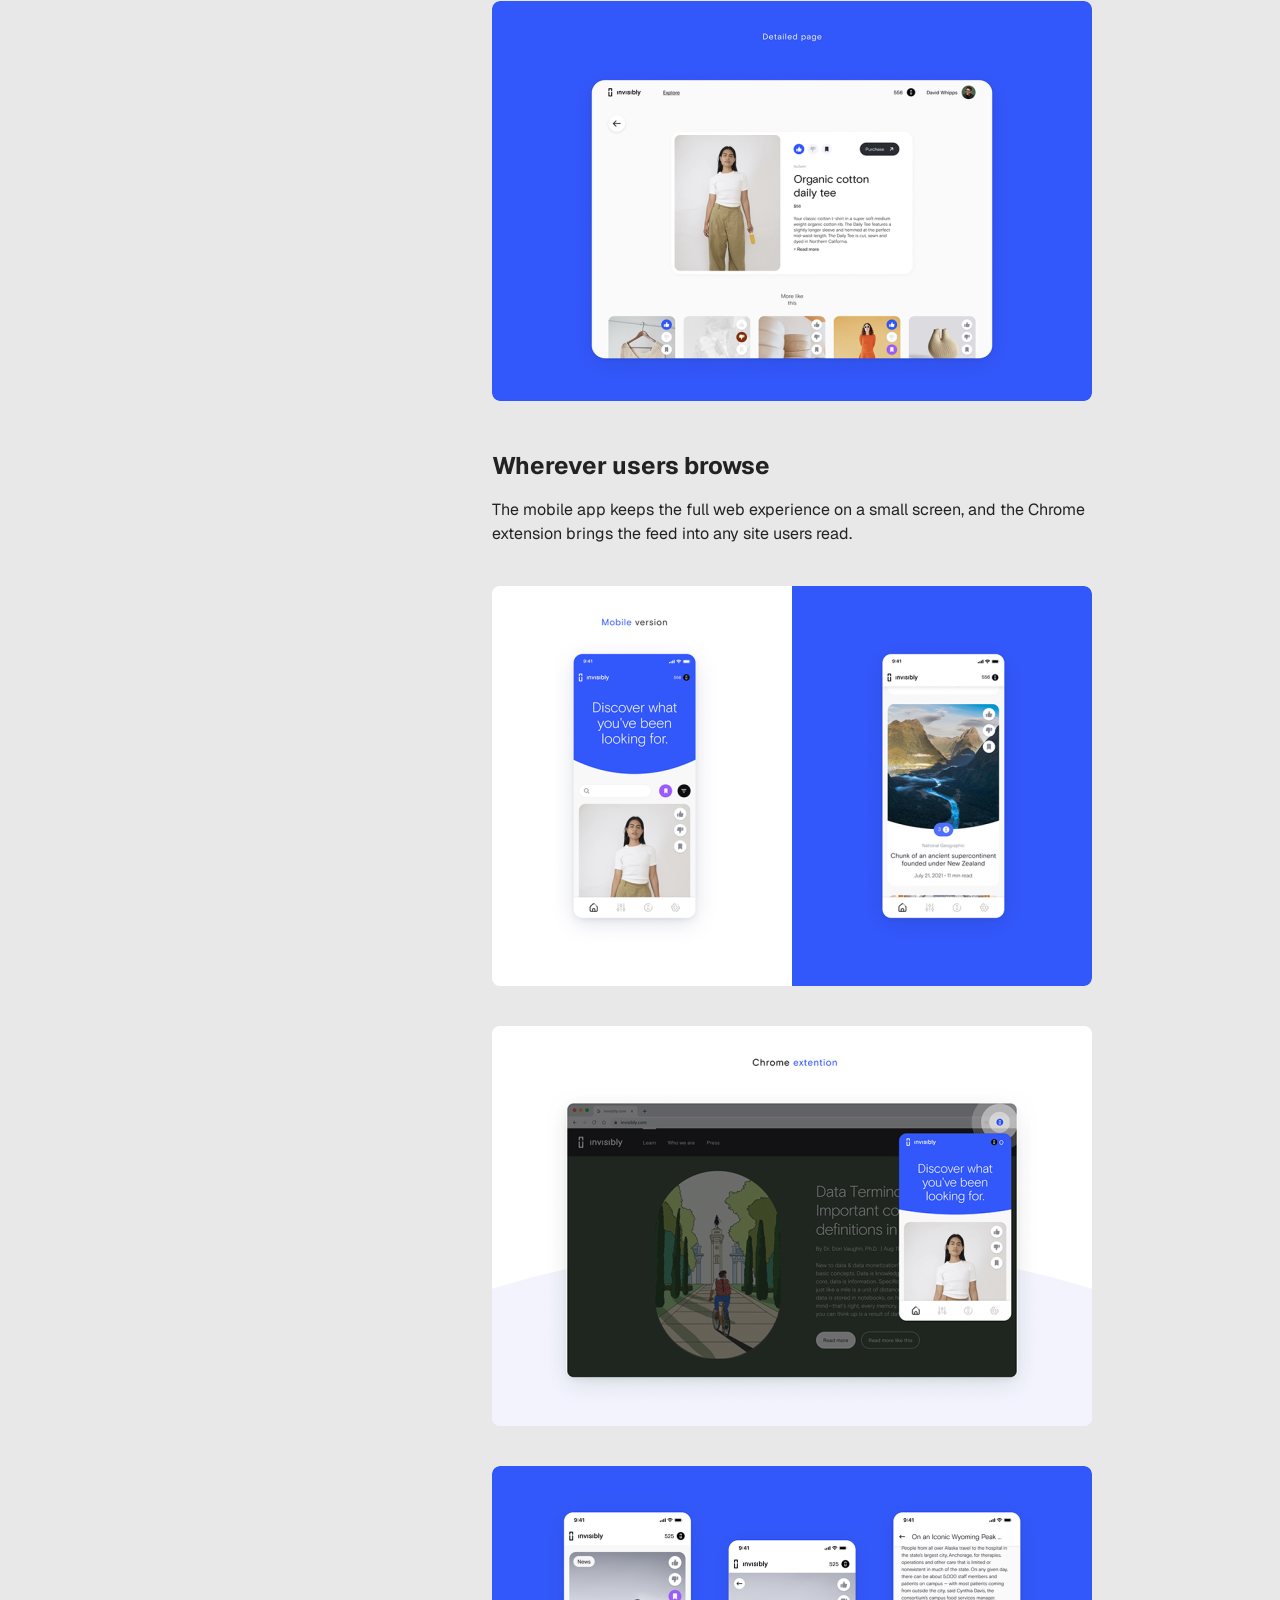
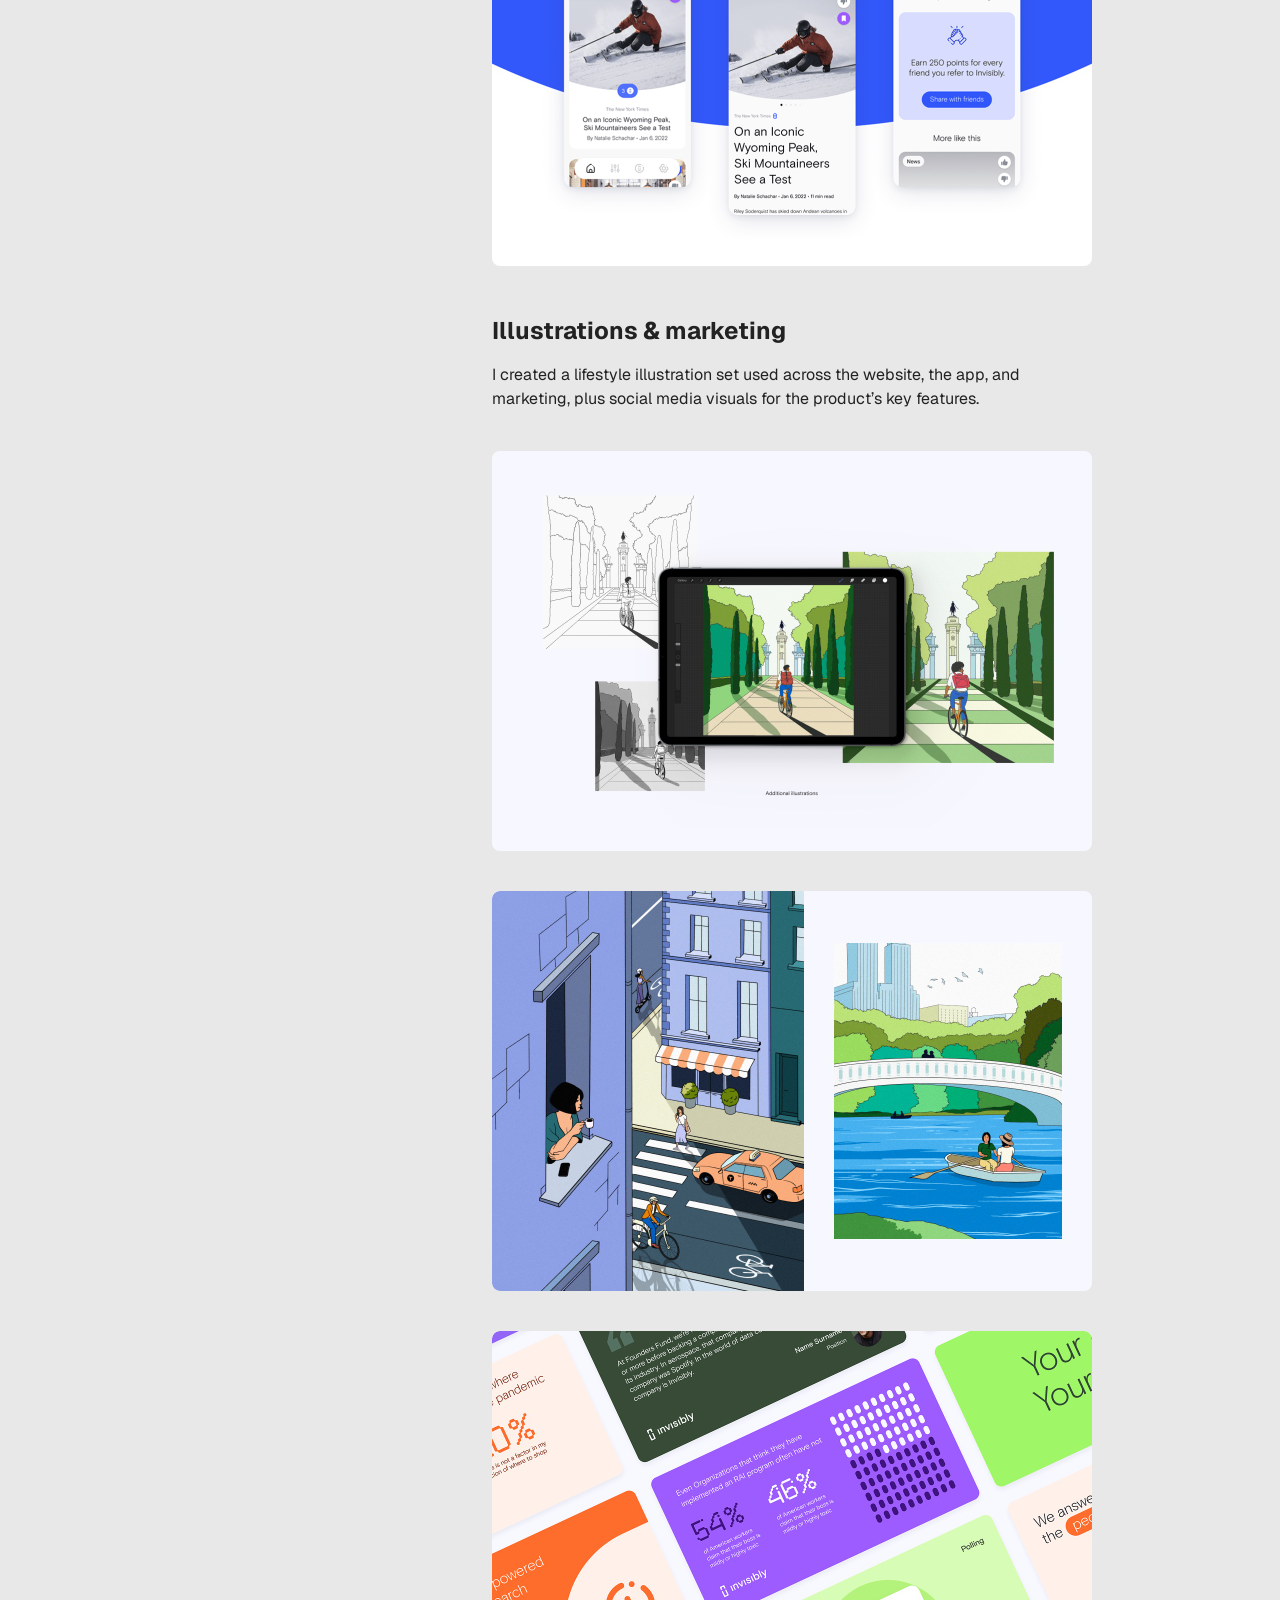
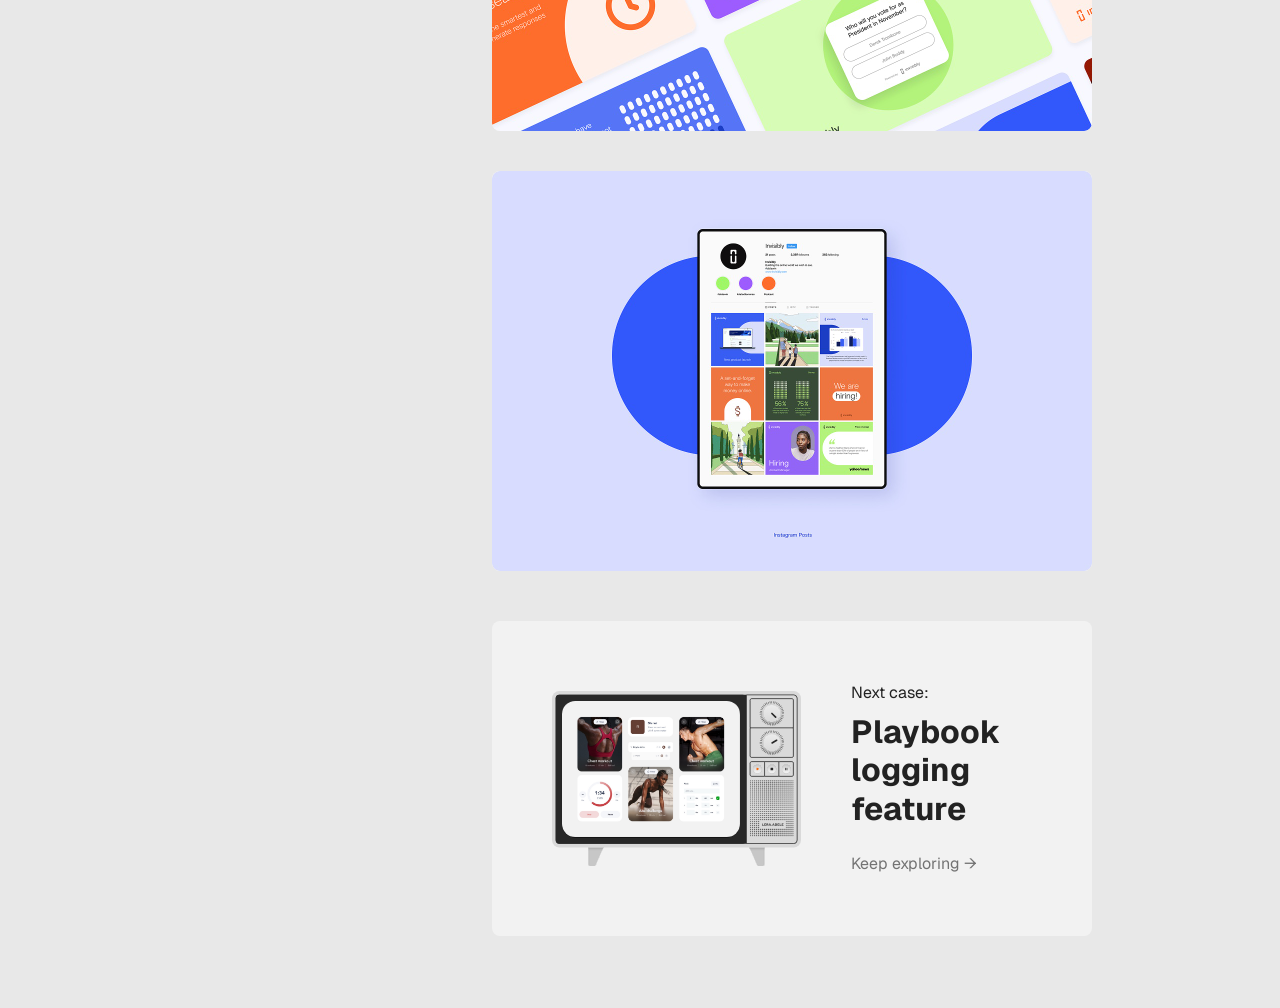
<file: cases/invisibly.html>
<!doctype html>
<html lang="en">
<head>
  <meta charset="utf-8">
  <meta name="viewport" content="width=device-width, initial-scale=1">
  <title>Invisibly — Lera Adele</title>
  <meta name="description" content="Case study: Invisibly — free content in exchange for sharing what you like and dislike.">
  <meta name="theme-color" content="#E8E8E8">
  <link rel="canonical" href="https://lera-adele.github.io/cases/invisibly.html">
  <meta property="og:type" content="website">
  <meta property="og:site_name" content="Lera Adele">
  <meta property="og:url" content="https://lera-adele.github.io/cases/invisibly.html">
  <meta property="og:title" content="Invisibly — Lera Adele">
  <meta property="og:description" content="Case study: Invisibly — free content in exchange for sharing what you like and dislike.">
  <meta property="og:image" content="https://lera-adele.github.io/assets/img/share/invisibly.jpg">
  <meta property="og:image:width" content="1200">
  <meta property="og:image:height" content="630">
  <meta name="twitter:card" content="summary_large_image">
  <link rel="icon" href="../assets/img/favicon.svg?v=2" type="image/svg+xml">
  <link rel="icon" href="../assets/img/favicon-64.png?v=2" type="image/png" sizes="64x64">
  <link rel="apple-touch-icon" href="../assets/img/favicon-64.png?v=2">
  <link rel="preconnect" href="https://fonts.googleapis.com">
  <link rel="preconnect" href="https://fonts.gstatic.com" crossorigin>
  <link href="https://fonts.googleapis.com/css2?family=Geist:wght@400;500;700&display=swap" rel="stylesheet">
  <link rel="stylesheet" href="../css/case.css?v=10">
</head>
<body>
    <main class="case">
    <a class="back" href="../">← Back</a>

    <div class="case-grid">
      <aside class="case-info" aria-label="Project information">
        <div class="tags">
          <span class="tag tag--website">Website</span>
        </div>
        <p class="role">Role: UX/UI Designer · Merge · 2021</p>
      </aside>

      <article class="case-doc">
        <h1 class="case-title">Invisibly</h1>

        <section class="case-section case-section--tight case-section--lead">
          <div class="case-text">
            <h2>The problem</h2>
            <p>Most online content sits behind paywalls, ads, or subscriptions. Invisibly offers another way: people share what they like and dislike, and get free access to content in return. Brands get instant insight into their audiences. The UX challenge was to make sharing data feel effortless and worth it, not like filling out a survey.</p>
          </div>
          <figure class="case-media">
            <img src="../assets/cases/invisibly/invisibly-01.jpg" alt="Invisibly website: “Discover what you’ve been looking for” with interest tags" width="1200" height="800">
          </figure>
        </section>

        <section class="case-section">
          <div class="case-text">
            <h2>Like or dislike in one tap</h2>
            <p>Every card has quick reactions. A like or dislike takes one tap, and an optional short follow-up asks why. Users give useful feedback without leaving the feed.</p>
          </div>
          <figure class="case-media">
            <img src="../assets/cases/invisibly/invisibly-02.jpg" alt="Product cards with like and dislike buttons and a short follow-up: “How would you rate…?”" width="1200" height="800" loading="lazy">
          </figure>
        </section>

        <section class="case-section">
          <div class="case-text">
            <h2>A feed that learns</h2>
            <p>Reactions shape a personal feed, so users see right away what they get for sharing their preferences.</p>
          </div>
          <figure class="case-media">
            <img src="../assets/cases/invisibly/invisibly-03.jpg" alt="Product page in the feed: Organic cotton daily tee, with more recommendations below" width="1200" height="800" loading="lazy">
          </figure>
        </section>

        <section class="case-section">
          <div class="case-text">
            <h2>Wherever users browse</h2>
            <p>The mobile app keeps the full web experience on a small screen, and the Chrome extension brings the feed into any site users read.</p>
          </div>
          <figure class="case-media">
            <img src="../assets/cases/invisibly/invisibly-04.jpg" alt="Mobile version: Discover feed and a content card" width="1200" height="800" loading="lazy">
          </figure>
          <figure class="case-media">
            <img src="../assets/cases/invisibly/invisibly-05.jpg" alt="Chrome extension: the Invisibly panel over an article" width="1200" height="800" loading="lazy">
          </figure>
          <figure class="case-media">
            <img src="../assets/cases/invisibly/invisibly-06.jpg" alt="Mobile article screens: unlocking a story by sharing preferences" width="1200" height="800" loading="lazy">
          </figure>
        </section>

        <section class="case-section">
          <div class="case-text">
            <h2>Illustrations & marketing</h2>
            <p>I created a lifestyle illustration set used across the website, the app, and marketing, plus social media visuals for the product’s key features.</p>
          </div>
          <figure class="case-media">
            <img src="../assets/cases/invisibly/invisibly-07.jpg" alt="Illustration process: from sketch to the finished scene on a tablet" width="1200" height="800" loading="lazy">
          </figure>
          <figure class="case-media">
            <img src="../assets/cases/invisibly/invisibly-08.jpg" alt="Lifestyle illustrations: a city street and a boat ride in the park" width="1200" height="800" loading="lazy">
          </figure>
          <figure class="case-media">
            <img src="../assets/cases/invisibly/invisibly-09.jpg" alt="Social media visuals with key product stats" width="1200" height="800" loading="lazy">
          </figure>
          <figure class="case-media">
            <img src="../assets/cases/invisibly/invisibly-10.jpg" alt="Invisibly Instagram profile on a tablet" width="1200" height="800" loading="lazy">
          </figure>
        </section>

        <aside class="next-case" aria-label="Next case">
          <div class="next-tv" aria-hidden="true">
            <img src="../assets/img/tv.svg" alt="" width="1350" height="945" loading="lazy">
            <img class="next-screen" src="../assets/previews/01-playbook-logging.jpg" alt="" width="1280" height="977" loading="lazy">
          </div>
          <div class="next-text">
            <p class="next-label">Next case:</p>
            <p class="next-title">Playbook logging feature</p>
            <a class="next-link" href="playbook-logging.html">Keep exploring <span aria-hidden="true">→</span></a>
          </div>
        </aside>

        <button class="to-top" type="button" aria-label="Back to the top">
          <svg viewBox="0 0 24 24" aria-hidden="true"><path d="M19.71 10.71a1 1 0 0 1-1.42 0L13 5.41V21a1 1 0 1 1-2 0V5.41l-5.29 5.3a1 1 0 0 1-1.42-1.42l7-7a1 1 0 0 1 1.42 0l7 7a1 1 0 0 1 0 1.42Z"/></svg>
        </button>
      </article>
    </div>
  </main>

  <script src="../js/case.js?v=4"></script>

  <a class="back-fab" href="../" aria-label="Back to all projects">
    <svg viewBox="0 0 24 24" aria-hidden="true"><path d="M19 6.62v10.76c0 2.18-2.49 3.4-4.19 2.06l-6.82-5.38c-.09-.07-.16-.16-.24-.24V20a.75.75 0 0 1-1.5 0V4a.75.75 0 0 1 1.5 0v6.19c.08-.08.15-.17.24-.24l6.82-5.39C16.51 3.22 19 4.44 19 6.62Z"/></svg>
  </a>
</body>
</html>
</file>
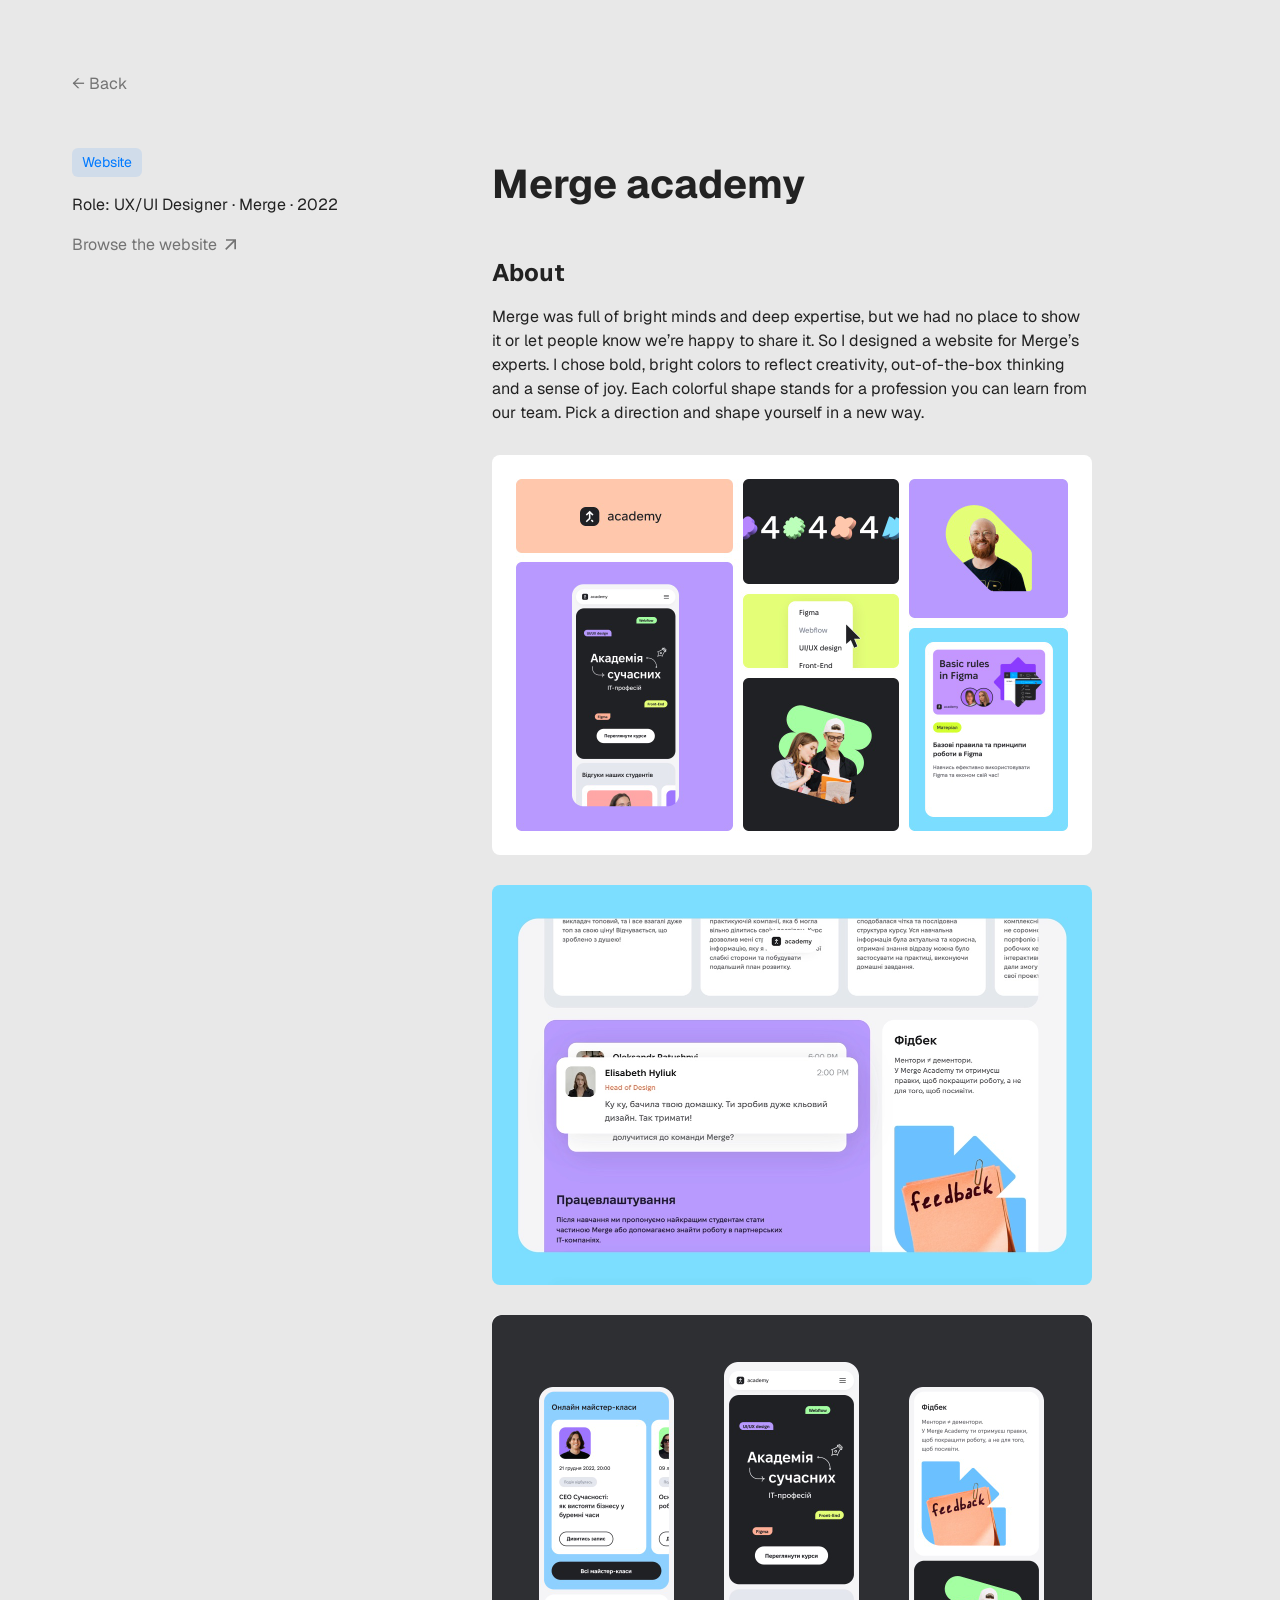
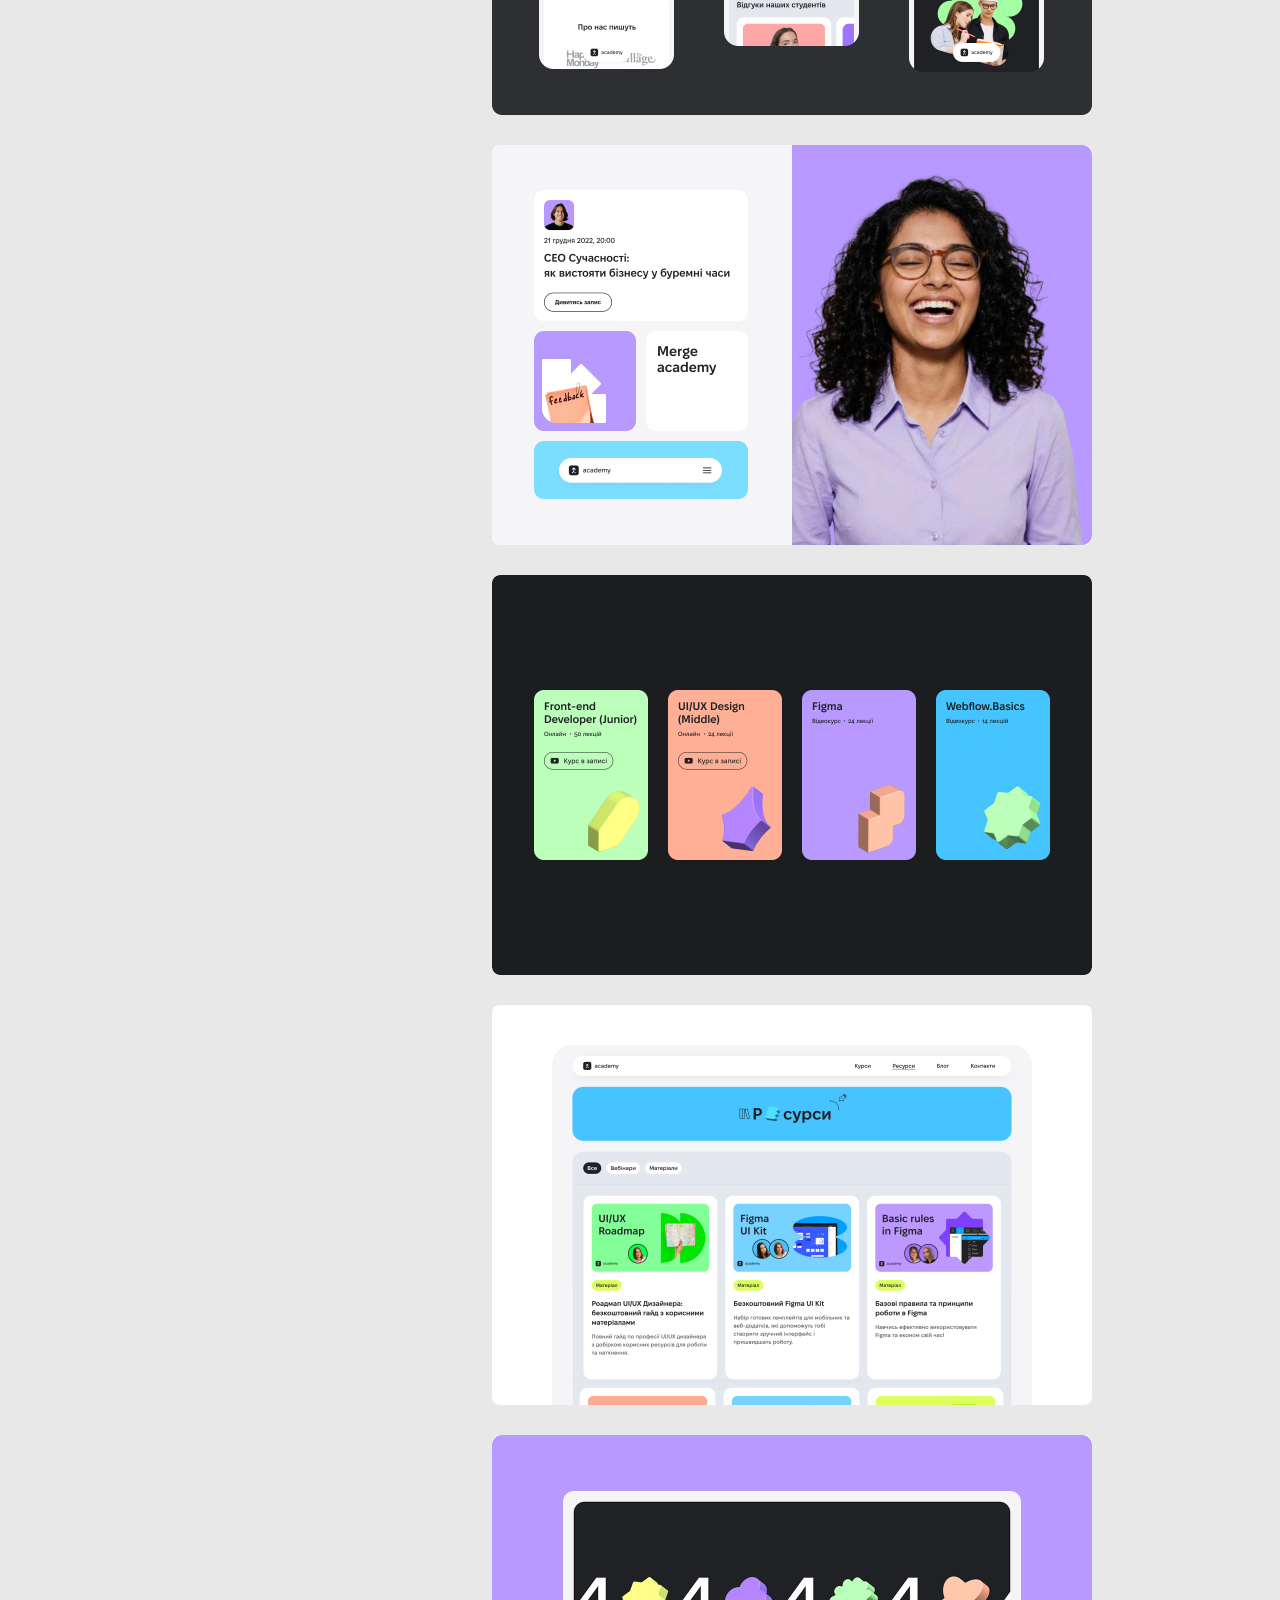
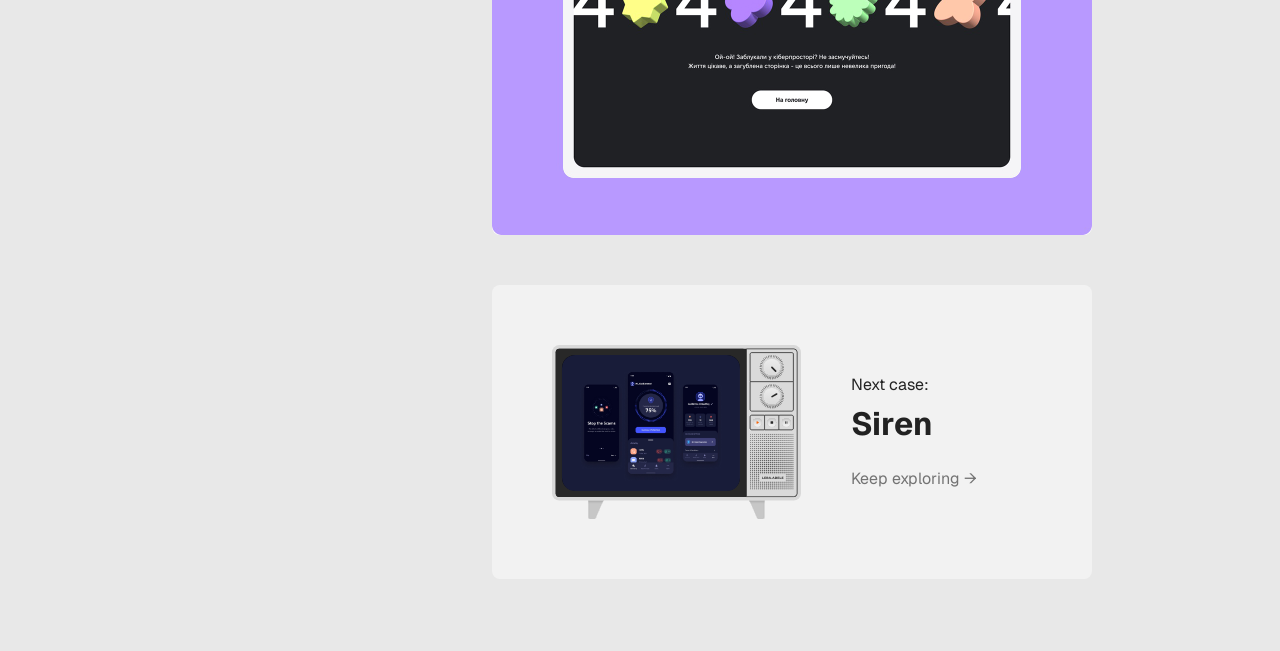
<file: cases/merge-academy.html>
<!doctype html>
<html lang="en">
<head>
  <meta charset="utf-8">
  <meta name="viewport" content="width=device-width, initial-scale=1">
  <title>Merge academy — Lera Adele</title>
  <meta name="description" content="Case study: a bold, colourful website for Merge academy, courses from Merge’s experts.">
  <meta name="theme-color" content="#E8E8E8">
  <link rel="canonical" href="https://lera-adele.github.io/cases/merge-academy.html">
  <meta property="og:type" content="website">
  <meta property="og:site_name" content="Lera Adele">
  <meta property="og:url" content="https://lera-adele.github.io/cases/merge-academy.html">
  <meta property="og:title" content="Merge academy — Lera Adele">
  <meta property="og:description" content="Case study: a bold, colourful website for Merge academy, courses from Merge’s experts.">
  <meta property="og:image" content="https://lera-adele.github.io/assets/img/share/merge-academy.jpg">
  <meta property="og:image:width" content="1200">
  <meta property="og:image:height" content="630">
  <meta name="twitter:card" content="summary_large_image">
  <link rel="icon" href="../assets/img/favicon.svg?v=2" type="image/svg+xml">
  <link rel="icon" href="../assets/img/favicon-64.png?v=2" type="image/png" sizes="64x64">
  <link rel="apple-touch-icon" href="../assets/img/favicon-64.png?v=2">
  <link rel="preconnect" href="https://fonts.googleapis.com">
  <link rel="preconnect" href="https://fonts.gstatic.com" crossorigin>
  <link href="https://fonts.googleapis.com/css2?family=Geist:wght@400;500;700&display=swap" rel="stylesheet">
  <link rel="stylesheet" href="../css/case.css?v=10">
</head>
<body>
  <main class="case">
    <a class="back" href="../">← Back</a>

    <div class="case-grid">
      <aside class="case-info" aria-label="Project information">
        <span class="tag tag--website">Website</span>
        <p class="role">Role: UX/UI Designer · Merge · 2022</p>
        <a class="browse" href="https://merge.academy/" target="_blank" rel="noopener">Browse the website
          <svg viewBox="0 0 20 20" aria-hidden="true"><path d="M5.33 15 4.17 13.83l8-8H5V4.17h10v10h-1.67V7l-8 8Z"/></svg>
        </a>
      </aside>

      <article class="case-doc">
        <h1 class="case-title">Merge academy</h1>

        <section class="case-section case-section--tight case-section--lead">
          <div class="case-text">
            <h2>About</h2>
            <p>Merge was full of bright minds and deep expertise, but we had no place to show it or let people know we’re happy to share it. So I designed a website for Merge’s experts. I chose bold, bright colors to reflect creativity, out-of-the-box thinking and a sense of joy. Each colorful shape stands for a profession you can learn from our team. Pick a direction and shape yourself in a new way.</p>
          </div>
          <figure class="case-media">
            <img src="../assets/cases/merge-academy/merge-academy-01.jpg" alt="Merge academy home page: “Академія сучасних IT-професій” with colourful shapes for each course" width="1200" height="800">
          </figure>
          <figure class="case-media">
            <video data-src="../assets/cases/merge-academy/merge-academy-02.mp4?v=2" poster="../assets/cases/merge-academy/merge-academy-02-poster.jpg?v=2" muted loop playsinline preload="none" width="1200" height="800" aria-label="Scrolling through the Merge academy page: student reviews, employment and feedback blocks"></video>
          </figure>
          <figure class="case-media">
            <img src="../assets/cases/merge-academy/merge-academy-03.jpg" alt="Merge academy mobile pages: master classes, home screen and feedback block" width="1200" height="800" loading="lazy">
          </figure>
          <figure class="case-media">
            <img src="../assets/cases/merge-academy/merge-academy-04.jpg" alt="Brand elements: master class card, feedback sticker, logo and a student photo" width="1200" height="800" loading="lazy">
          </figure>
          <figure class="case-media">
            <img src="../assets/cases/merge-academy/merge-academy-05.png" alt="Course cards with 3D shapes: Front-end Developer, UI/UX Design, Figma, Webflow.Basics" width="1200" height="800" loading="lazy">
          </figure>
          <figure class="case-media">
            <img src="../assets/cases/merge-academy/merge-academy-06.jpg" alt="Resources page with guides and UI kits" width="1200" height="800" loading="lazy">
          </figure>
          <figure class="case-media">
            <img src="../assets/cases/merge-academy/merge-academy-07.jpg" alt="404 page built from the colourful course shapes" width="1200" height="800" loading="lazy">
          </figure>
        </section>

        <aside class="next-case" aria-label="Next case">
          <div class="next-tv" aria-hidden="true">
            <img src="../assets/img/tv.svg" alt="" width="1350" height="945" loading="lazy">
            <img class="next-screen" src="../assets/previews/04-siren.jpg" alt="" width="1280" height="977" loading="lazy">
          </div>
          <div class="next-text">
            <p class="next-label">Next case:</p>
            <p class="next-title">Siren</p>
            <a class="next-link" href="siren.html">Keep exploring <span aria-hidden="true">→</span></a>
          </div>
        </aside>

        <button class="to-top" type="button" aria-label="Back to the top">
          <svg viewBox="0 0 24 24" aria-hidden="true"><path d="M19.71 10.71a1 1 0 0 1-1.42 0L13 5.41V21a1 1 0 1 1-2 0V5.41l-5.29 5.3a1 1 0 0 1-1.42-1.42l7-7a1 1 0 0 1 1.42 0l7 7a1 1 0 0 1 0 1.42Z"/></svg>
        </button>
      </article>
    </div>
  </main>

  <script src="../js/case.js?v=4"></script>

  <a class="back-fab" href="../" aria-label="Back to all projects">
    <svg viewBox="0 0 24 24" aria-hidden="true"><path d="M19 6.62v10.76c0 2.18-2.49 3.4-4.19 2.06l-6.82-5.38c-.09-.07-.16-.16-.24-.24V20a.75.75 0 0 1-1.5 0V4a.75.75 0 0 1 1.5 0v6.19c.08-.08.15-.17.24-.24l6.82-5.39C16.51 3.22 19 4.44 19 6.62Z"/></svg>
  </a>
</body>
</html>
</file>
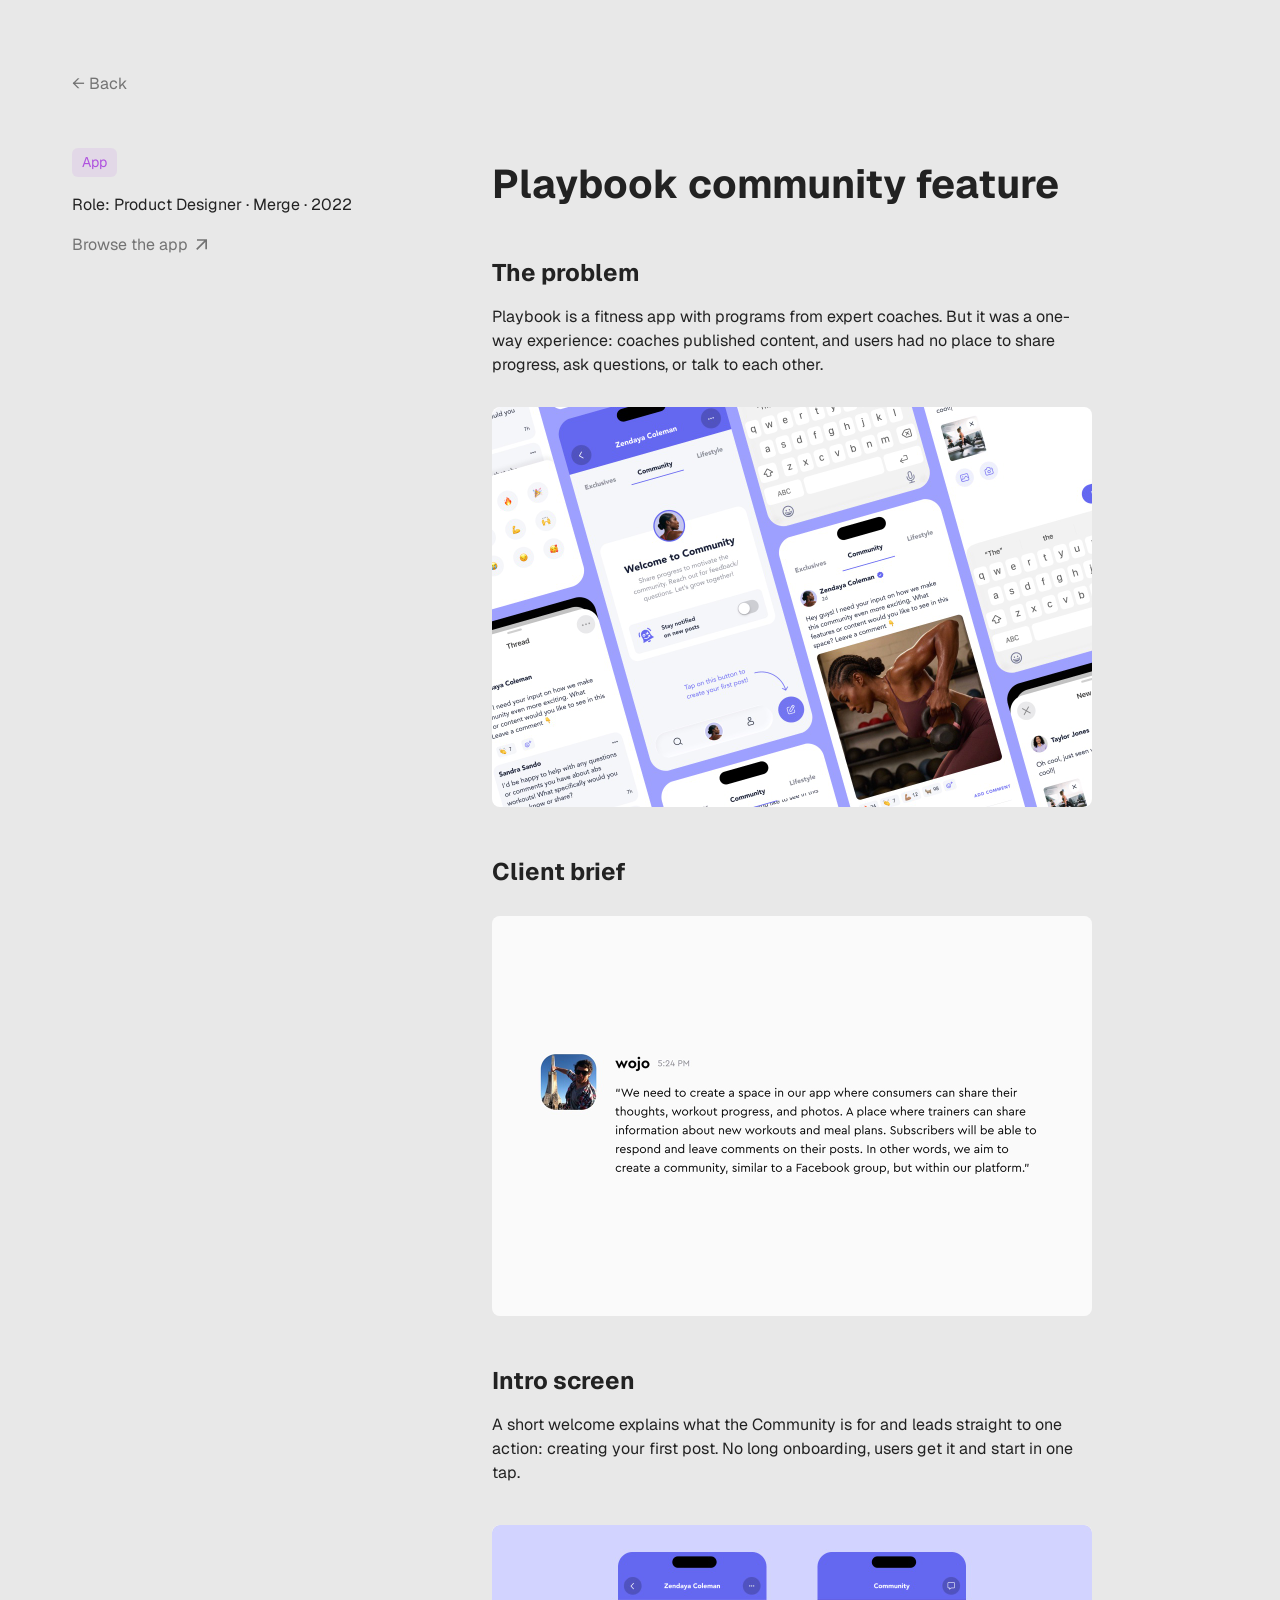
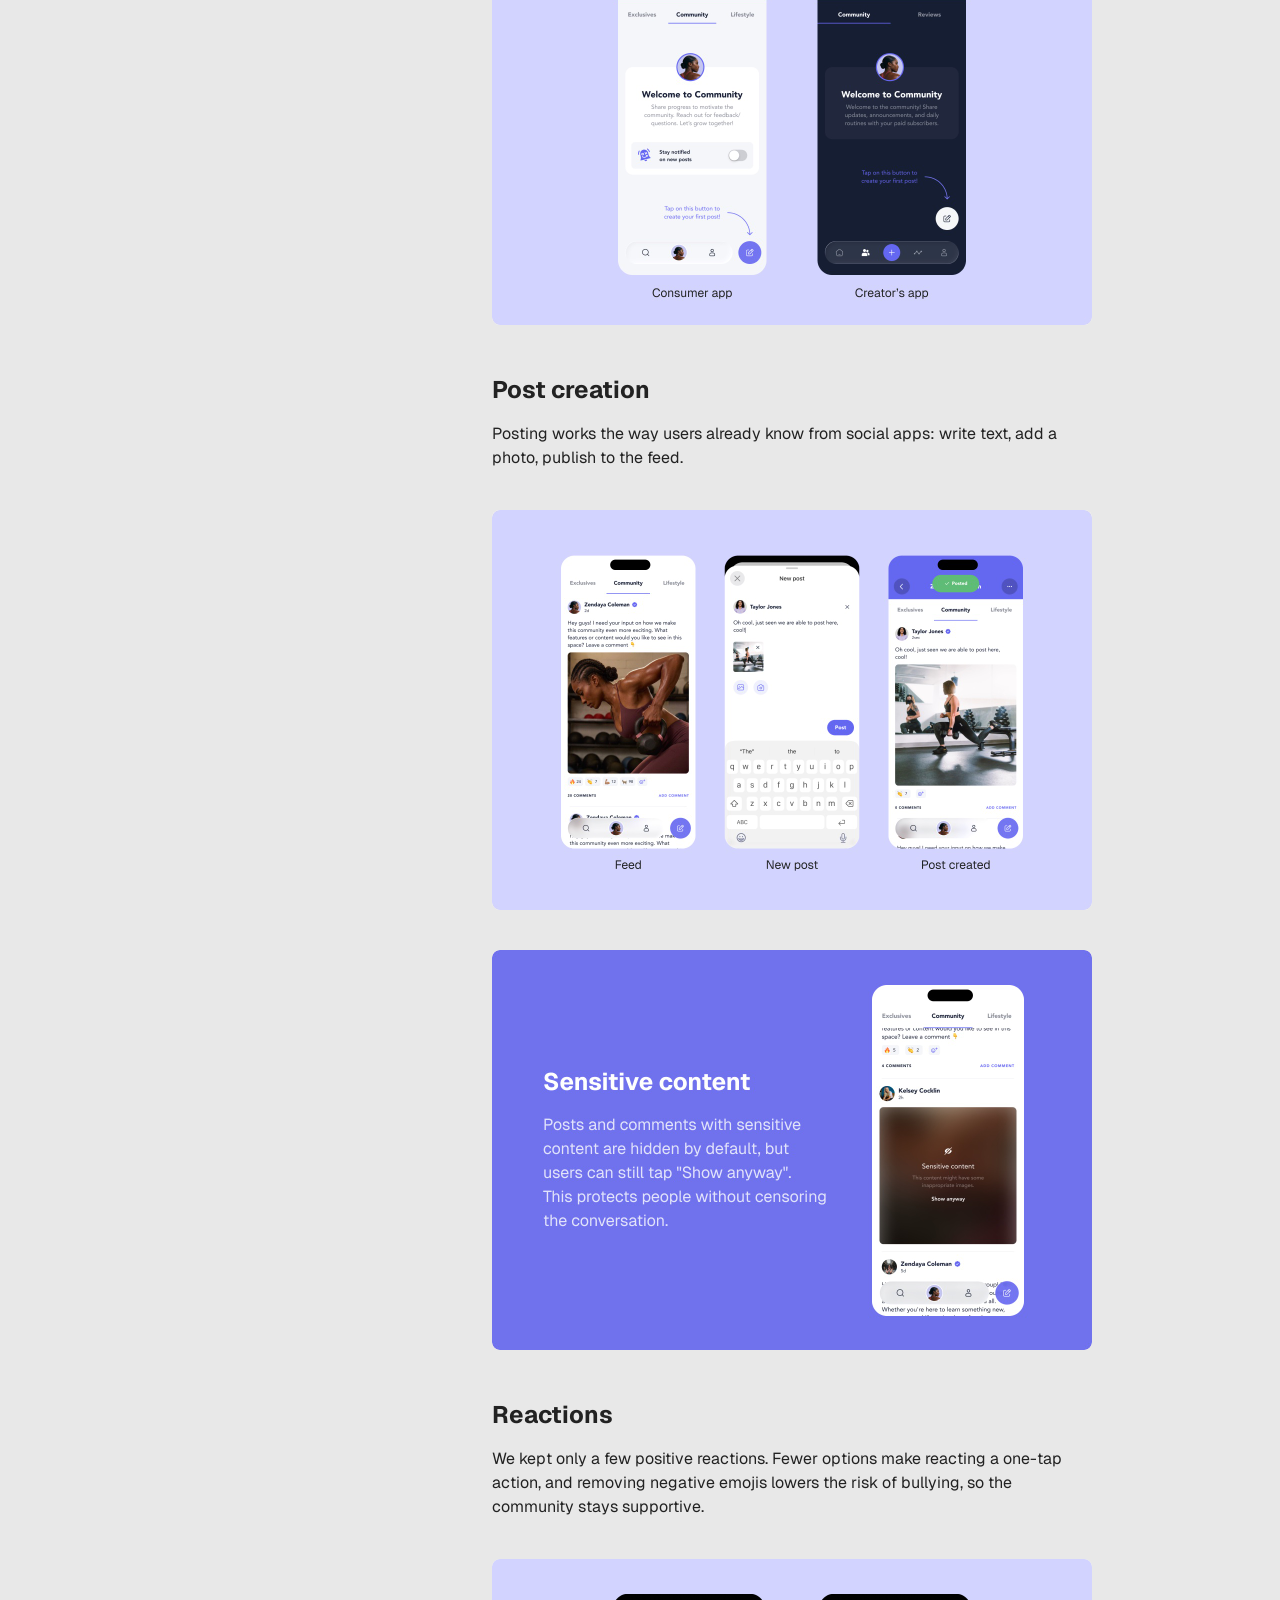
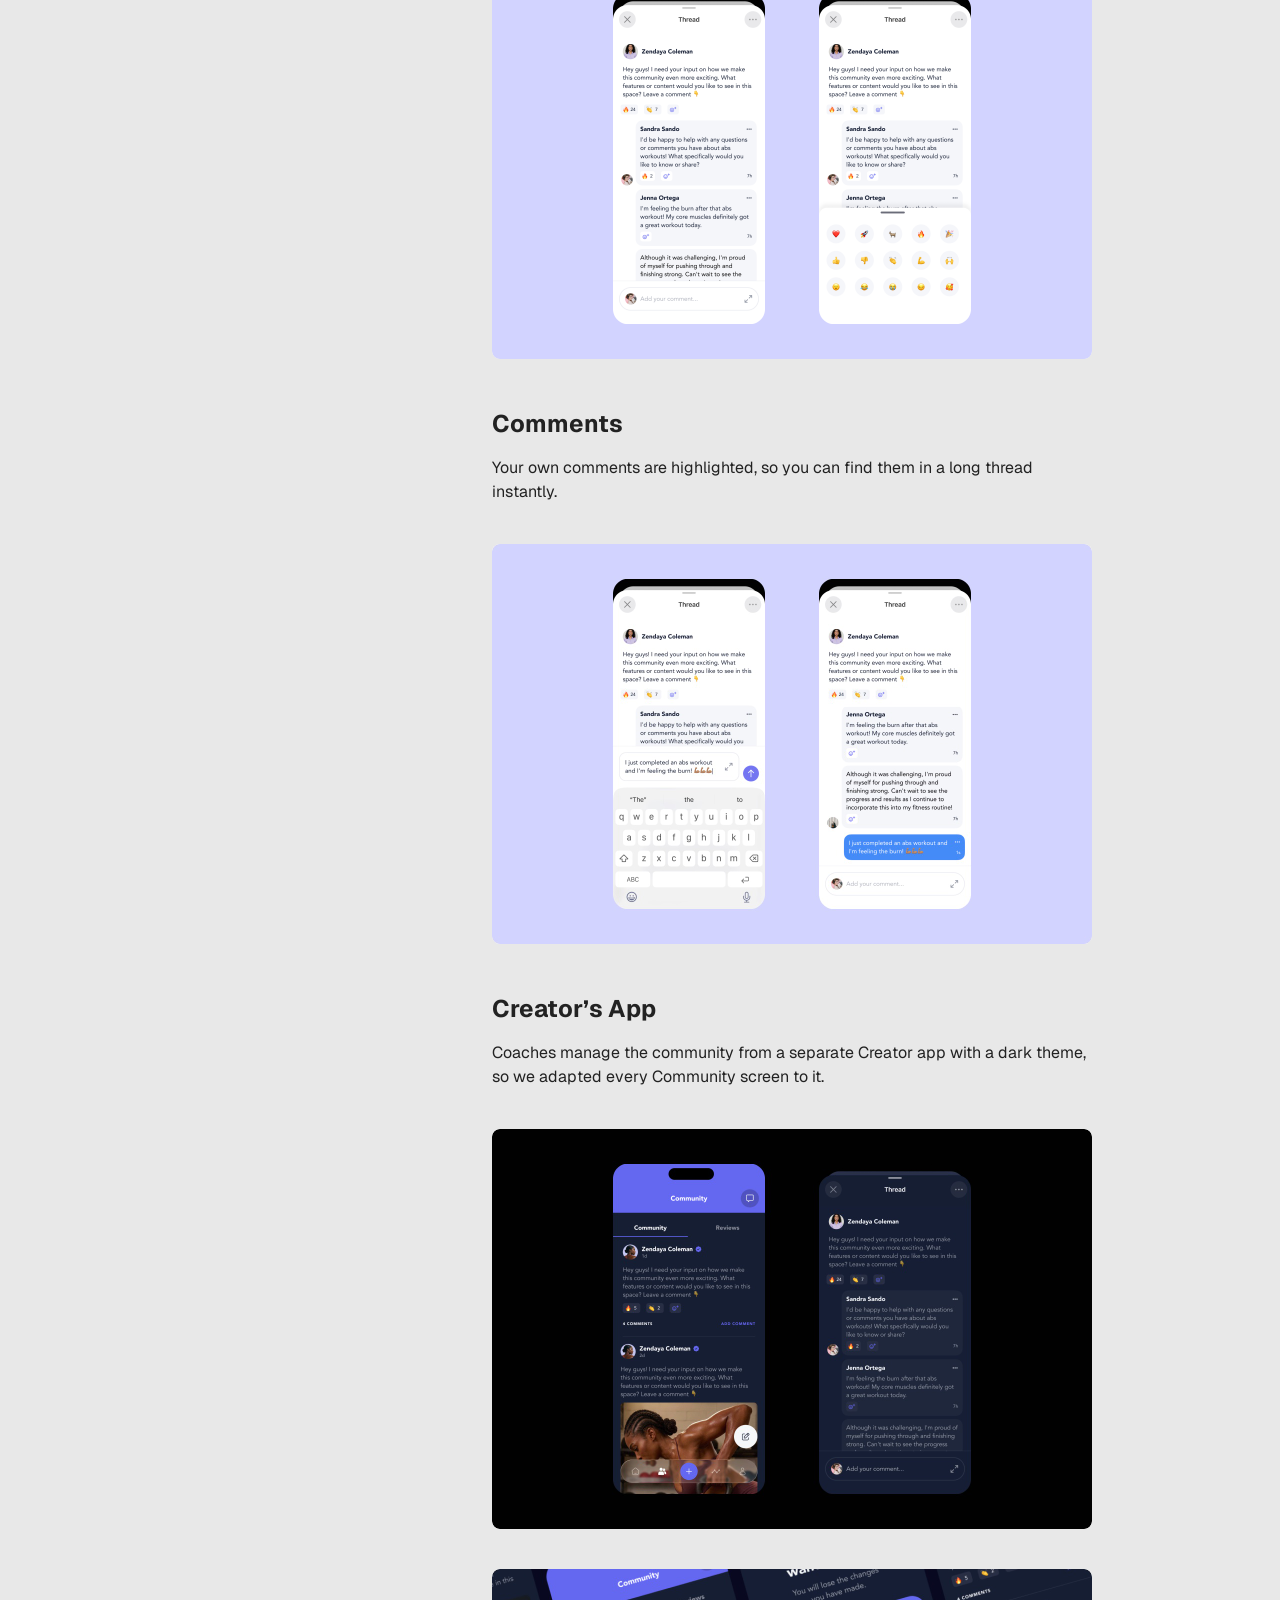
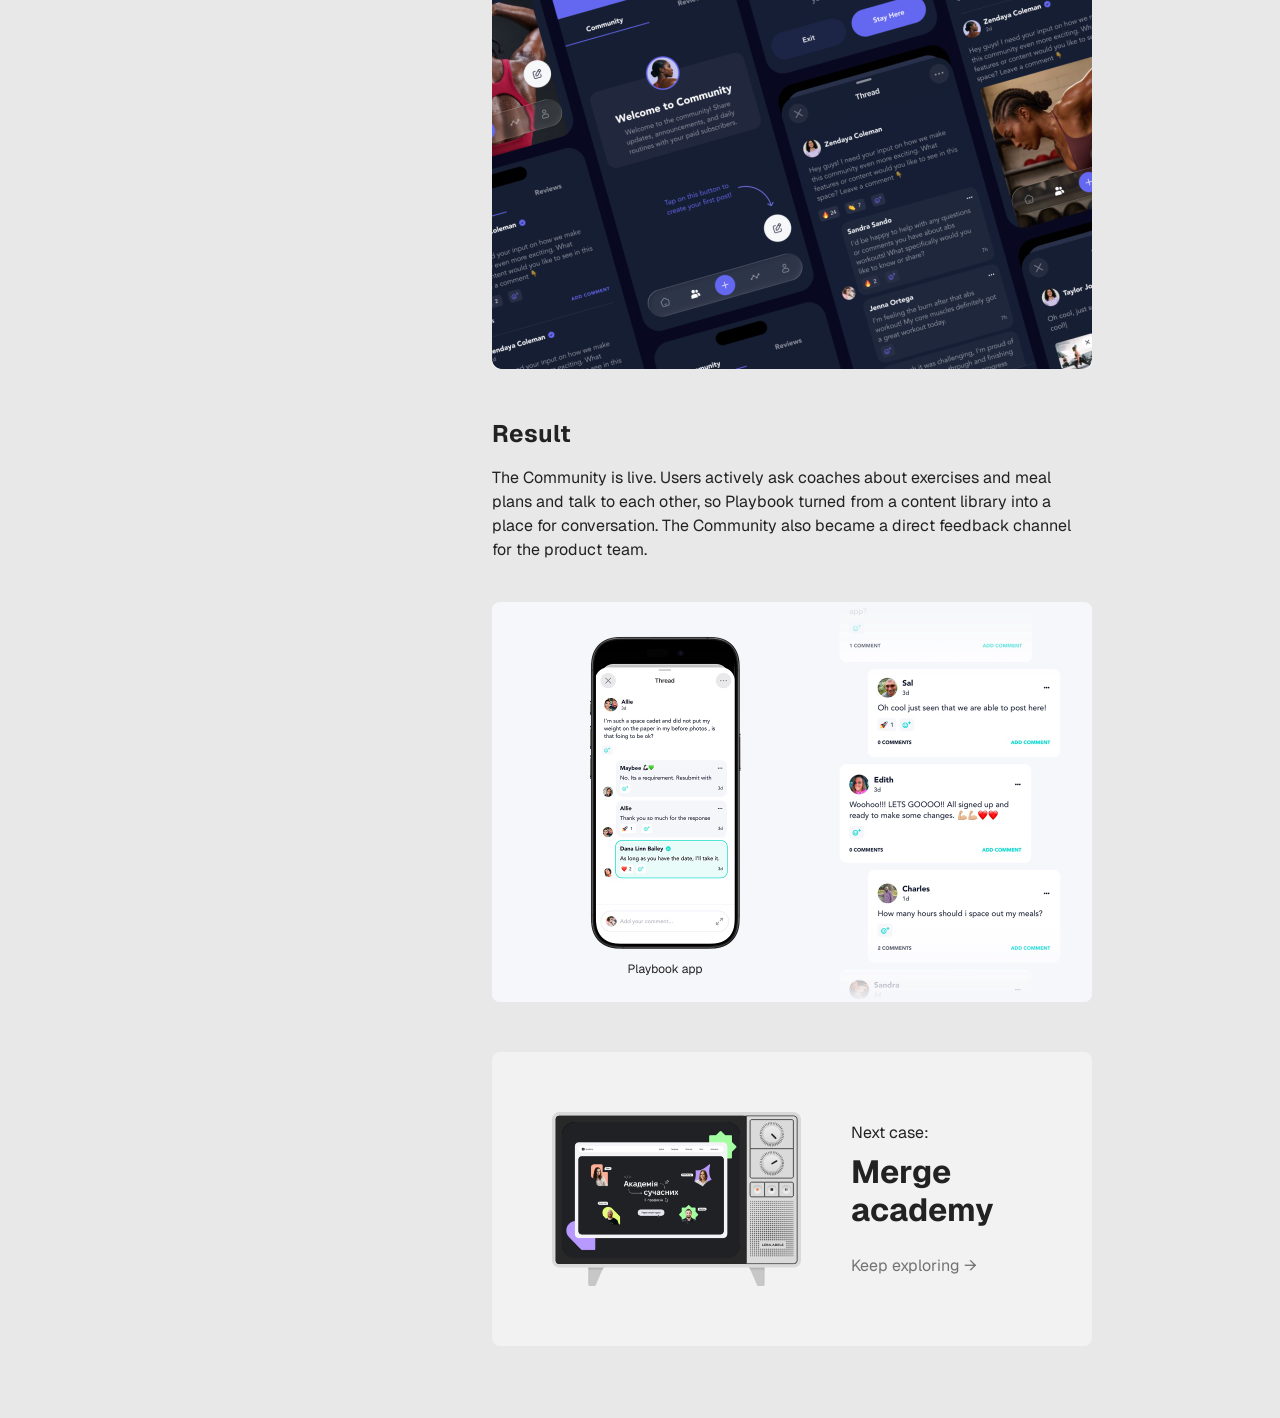
<file: cases/playbook-community.html>
<!doctype html>
<html lang="en">
<head>
  <meta charset="utf-8">
  <meta name="viewport" content="width=device-width, initial-scale=1">
  <title>Playbook community feature — Lera Adele</title>
  <meta name="description" content="Case study: a community feature for Playbook, a fitness app with programs from expert coaches.">
  <meta name="theme-color" content="#E8E8E8">
  <link rel="canonical" href="https://lera-adele.github.io/cases/playbook-community.html">
  <meta property="og:type" content="website">
  <meta property="og:site_name" content="Lera Adele">
  <meta property="og:url" content="https://lera-adele.github.io/cases/playbook-community.html">
  <meta property="og:title" content="Playbook community feature — Lera Adele">
  <meta property="og:description" content="Case study: a community feature for Playbook, a fitness app with programs from expert coaches.">
  <meta property="og:image" content="https://lera-adele.github.io/assets/img/share/playbook-community.jpg">
  <meta property="og:image:width" content="1200">
  <meta property="og:image:height" content="630">
  <meta name="twitter:card" content="summary_large_image">
  <link rel="icon" href="../assets/img/favicon.svg?v=2" type="image/svg+xml">
  <link rel="icon" href="../assets/img/favicon-64.png?v=2" type="image/png" sizes="64x64">
  <link rel="apple-touch-icon" href="../assets/img/favicon-64.png?v=2">
  <link rel="preconnect" href="https://fonts.googleapis.com">
  <link rel="preconnect" href="https://fonts.gstatic.com" crossorigin>
  <link href="https://fonts.googleapis.com/css2?family=Geist:wght@400;500;700&display=swap" rel="stylesheet">
  <link rel="stylesheet" href="../css/case.css?v=10">
</head>
<body>
  <main class="case">
    <a class="back" href="../">← Back</a>

    <div class="case-grid">
      <aside class="case-info" aria-label="Project information">
        <span class="tag tag--app">App</span>
        <p class="role">Role: Product Designer · Merge · 2022</p>
        <a class="browse" href="https://apps.apple.com/pl/app/playbook-trainers-workouts/id1107266414?l=pl" target="_blank" rel="noopener">Browse the app
          <svg viewBox="0 0 20 20" aria-hidden="true"><path d="M5.33 15 4.17 13.83l8-8H5V4.17h10v10h-1.67V7l-8 8Z"/></svg>
        </a>
      </aside>

      <article class="case-doc">
        <h1 class="case-title">Playbook community feature</h1>

        <section class="case-section case-section--tight case-section--lead">
          <div class="case-text">
            <h2>The problem</h2>
            <p>Playbook is a fitness app with programs from expert coaches. But it was a one-way experience: coaches published content, and users had no place to share progress, ask questions, or talk to each other.</p>
          </div>
          <figure class="case-media">
            <img src="../assets/cases/playbook-community/playbook-community-01.jpg" alt="Playbook Community screens: feed, posts and comments" width="1200" height="800">
          </figure>
        </section>

        <section class="case-section case-section--tight">
          <div class="case-text">
            <h2>Client brief</h2>
          </div>
          <figure class="case-media">
            <img src="../assets/cases/playbook-community/playbook-community-02.jpg" alt="Client brief message" width="1200" height="800" loading="lazy">
          </figure>
        </section>

        <section class="case-section">
          <div class="case-text">
            <h2>Intro screen</h2>
            <p>A short welcome explains what the Community is for and leads straight to one action: creating your first post. No long onboarding, users get it and start in one tap.</p>
          </div>
          <figure class="case-media">
            <img src="../assets/cases/playbook-community/playbook-community-03.jpg?v=2" alt="Community welcome screen in the Consumer app and in the Creator’s app" width="1200" height="800" loading="lazy">
          </figure>
        </section>

        <section class="case-section">
          <div class="case-text">
            <h2>Post creation</h2>
            <p>Posting works the way users already know from social apps: write text, add a photo, publish to the feed.</p>
          </div>
          <figure class="case-media">
            <img src="../assets/cases/playbook-community/playbook-community-04.jpg" alt="Post creation flow: writing text, adding a photo, publishing" width="1200" height="800" loading="lazy">
          </figure>
          <figure class="case-media">
            <img src="../assets/cases/playbook-community/playbook-community-05.jpg" alt="Sensitive content: posts and comments with sensitive content are hidden by default, but users can still tap “Show anyway”. This protects people without censoring the conversation." width="1200" height="800" loading="lazy">
          </figure>
        </section>

        <section class="case-section">
          <div class="case-text">
            <h2>Reactions</h2>
            <p>We kept only a few positive reactions. Fewer options make reacting a one-tap action, and removing negative emojis lowers the risk of bullying, so the community stays supportive.</p>
          </div>
          <figure class="case-media">
            <img src="../assets/cases/playbook-community/playbook-community-06.png" alt="Reaction picker with a few positive emojis" width="1200" height="800" loading="lazy">
          </figure>
        </section>

        <section class="case-section">
          <div class="case-text">
            <h2>Comments</h2>
            <p>Your own comments are highlighted, so you can find them in a long thread instantly.</p>
          </div>
          <figure class="case-media">
            <img src="../assets/cases/playbook-community/playbook-community-07.jpg" alt="Comment thread with the user’s own comments highlighted" width="1200" height="800" loading="lazy">
          </figure>
        </section>

        <section class="case-section">
          <div class="case-text">
            <h2>Creator’s App</h2>
            <p>Coaches manage the community from a separate Creator app with a dark theme, so we adapted every Community screen to it.</p>
          </div>
          <figure class="case-media">
            <img src="../assets/cases/playbook-community/playbook-community-08.jpg" alt="Community screens in the dark Creator app" width="1200" height="800" loading="lazy">
          </figure>
          <figure class="case-media">
            <img src="../assets/cases/playbook-community/playbook-community-09.jpg" alt="More Community screens in the dark Creator app" width="1200" height="800" loading="lazy">
          </figure>
        </section>

        <section class="case-section">
          <div class="case-text">
            <h2>Result</h2>
            <p>The Community is live. Users actively ask coaches about exercises and meal plans and talk to each other, so Playbook turned from a content library into a place for conversation. The Community also became a direct feedback channel for the product team.</p>
          </div>
          <figure class="case-media">
            <img src="../assets/cases/playbook-community/playbook-community-10.jpg" alt="The live Community feed" width="1200" height="800" loading="lazy">
          </figure>
        </section>

        <aside class="next-case" aria-label="Next case">
          <div class="next-tv" aria-hidden="true">
            <img src="../assets/img/tv.svg" alt="" width="1350" height="945" loading="lazy">
            <img class="next-screen" src="../assets/previews/03-merge-academy.jpg" alt="" width="1280" height="977" loading="lazy">
          </div>
          <div class="next-text">
            <p class="next-label">Next case:</p>
            <p class="next-title">Merge academy</p>
            <a class="next-link" href="merge-academy.html">Keep exploring <span aria-hidden="true">→</span></a>
          </div>
        </aside>

        <button class="to-top" type="button" aria-label="Back to the top">
          <svg viewBox="0 0 24 24" aria-hidden="true"><path d="M19.71 10.71a1 1 0 0 1-1.42 0L13 5.41V21a1 1 0 1 1-2 0V5.41l-5.29 5.3a1 1 0 0 1-1.42-1.42l7-7a1 1 0 0 1 1.42 0l7 7a1 1 0 0 1 0 1.42Z"/></svg>
        </button>
      </article>
    </div>
  </main>

  <script src="../js/case.js?v=4"></script>

  <a class="back-fab" href="../" aria-label="Back to all projects">
    <svg viewBox="0 0 24 24" aria-hidden="true"><path d="M19 6.62v10.76c0 2.18-2.49 3.4-4.19 2.06l-6.82-5.38c-.09-.07-.16-.16-.24-.24V20a.75.75 0 0 1-1.5 0V4a.75.75 0 0 1 1.5 0v6.19c.08-.08.15-.17.24-.24l6.82-5.39C16.51 3.22 19 4.44 19 6.62Z"/></svg>
  </a>
</body>
</html>
</file>
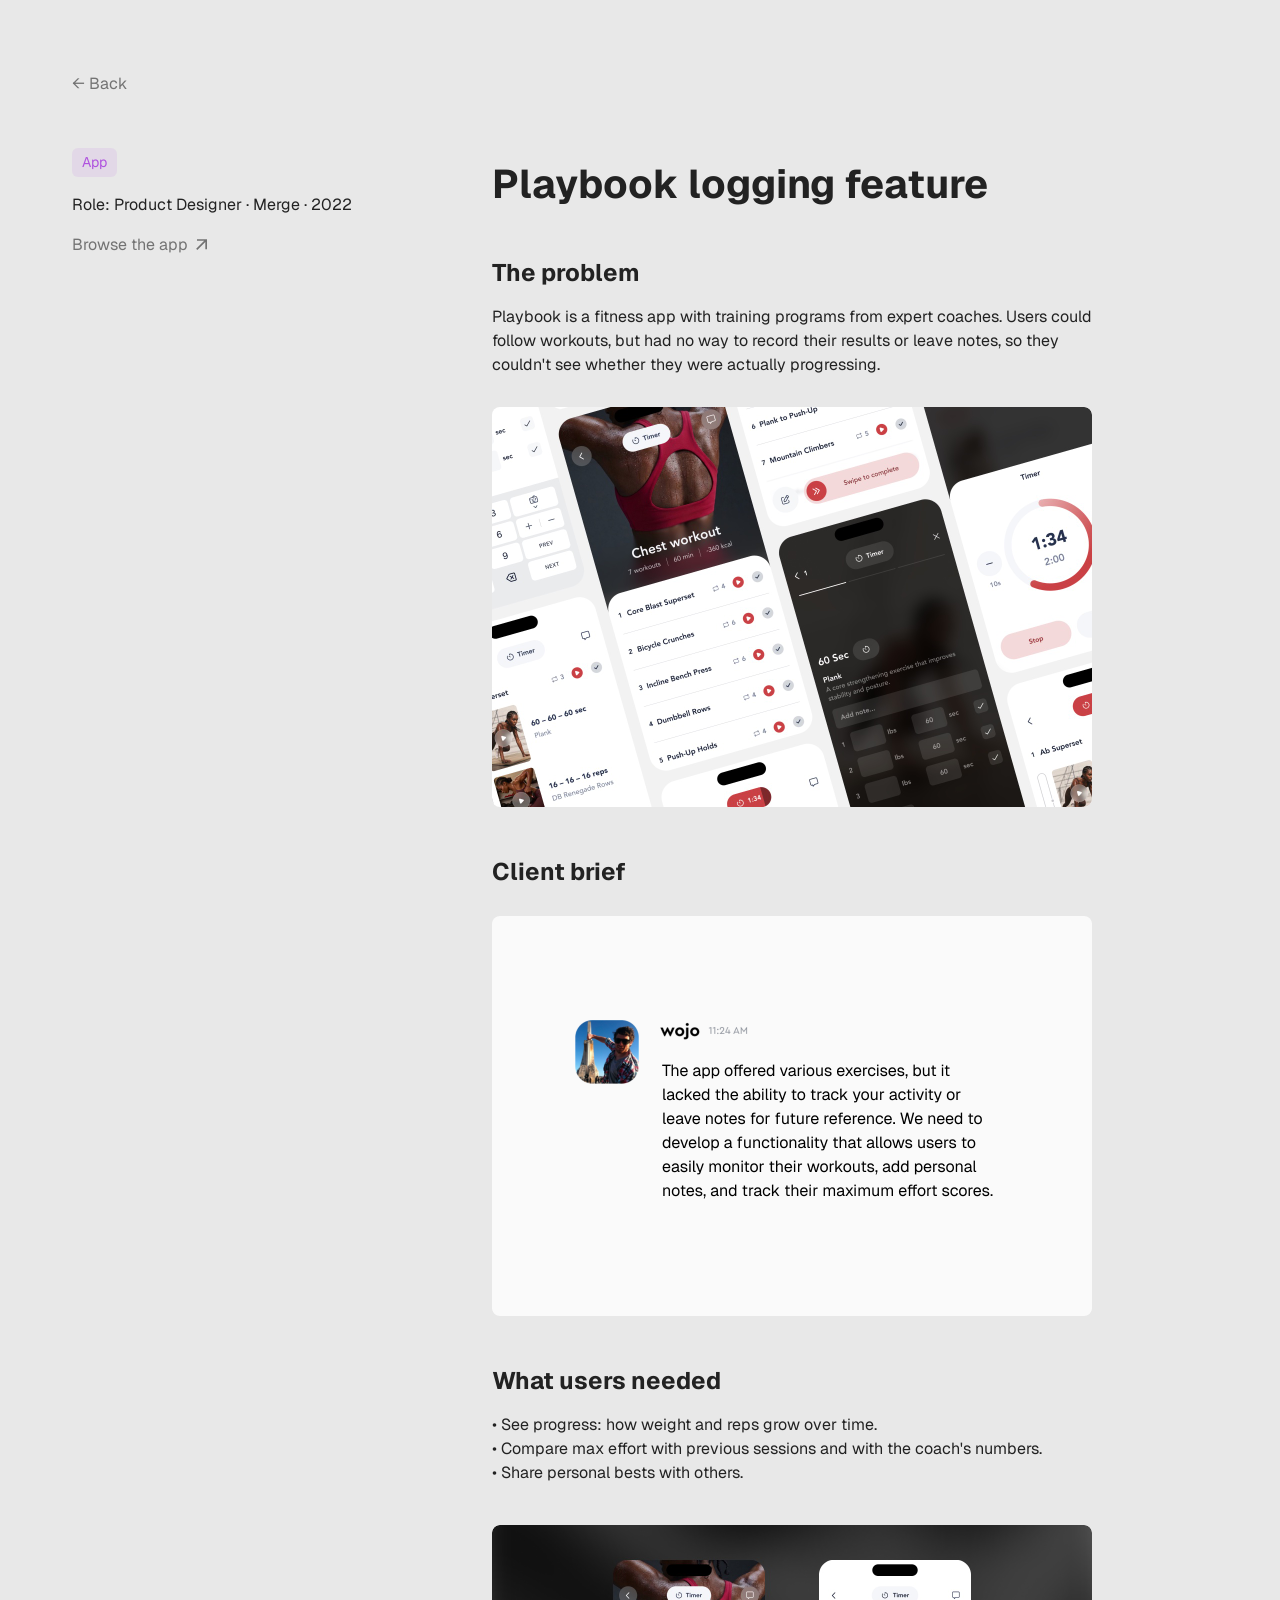
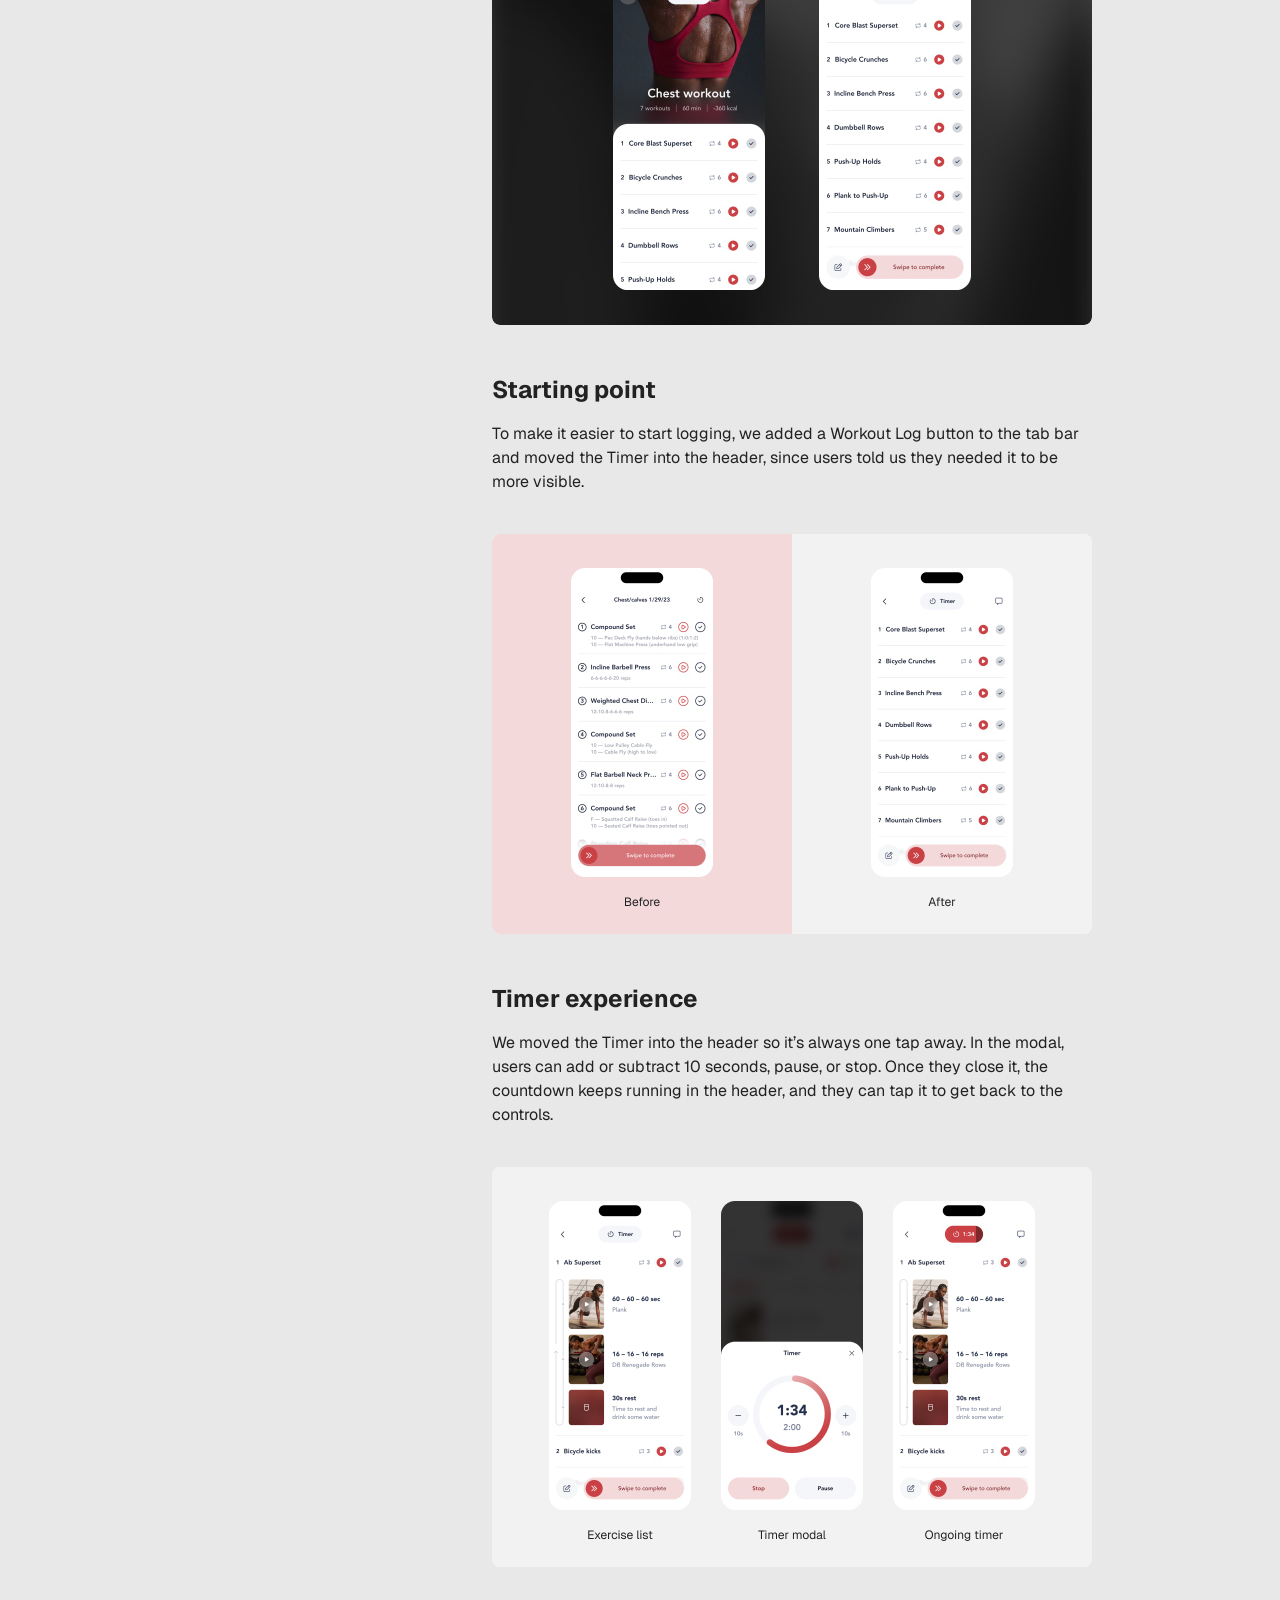
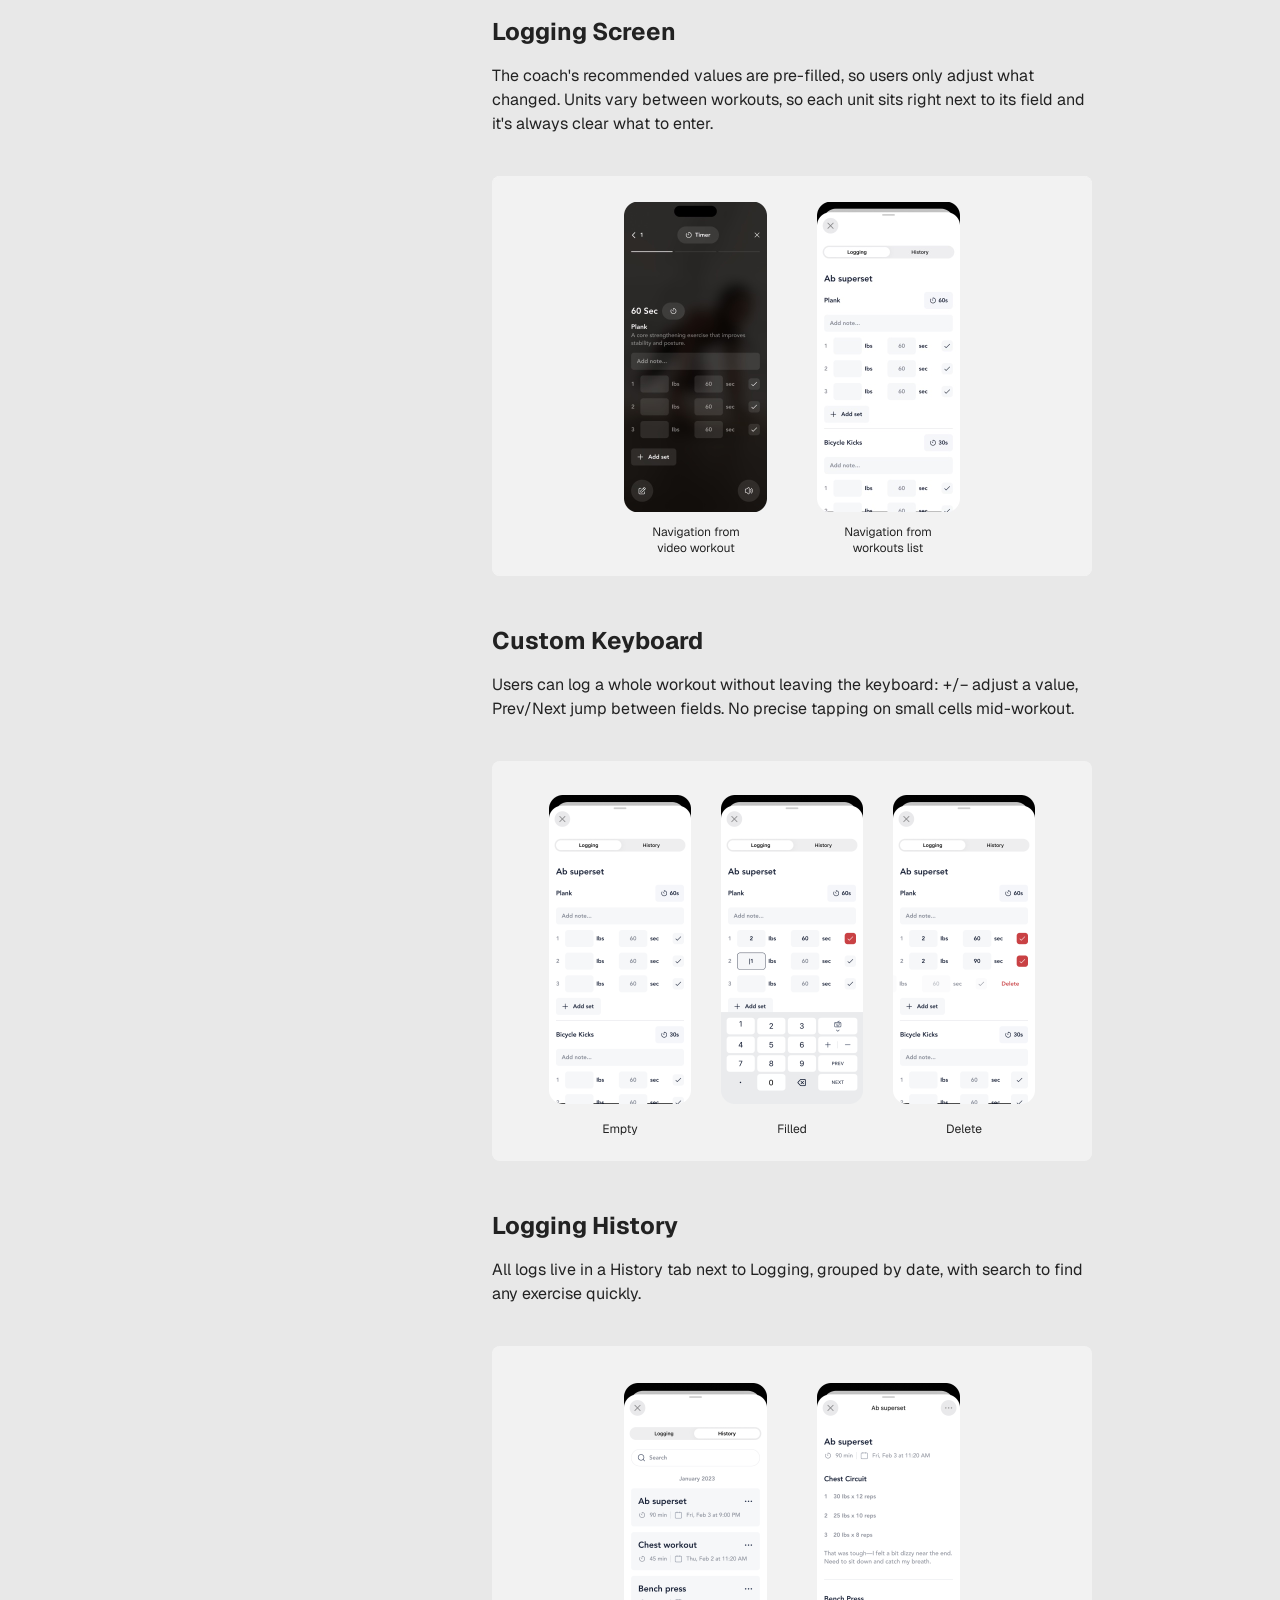
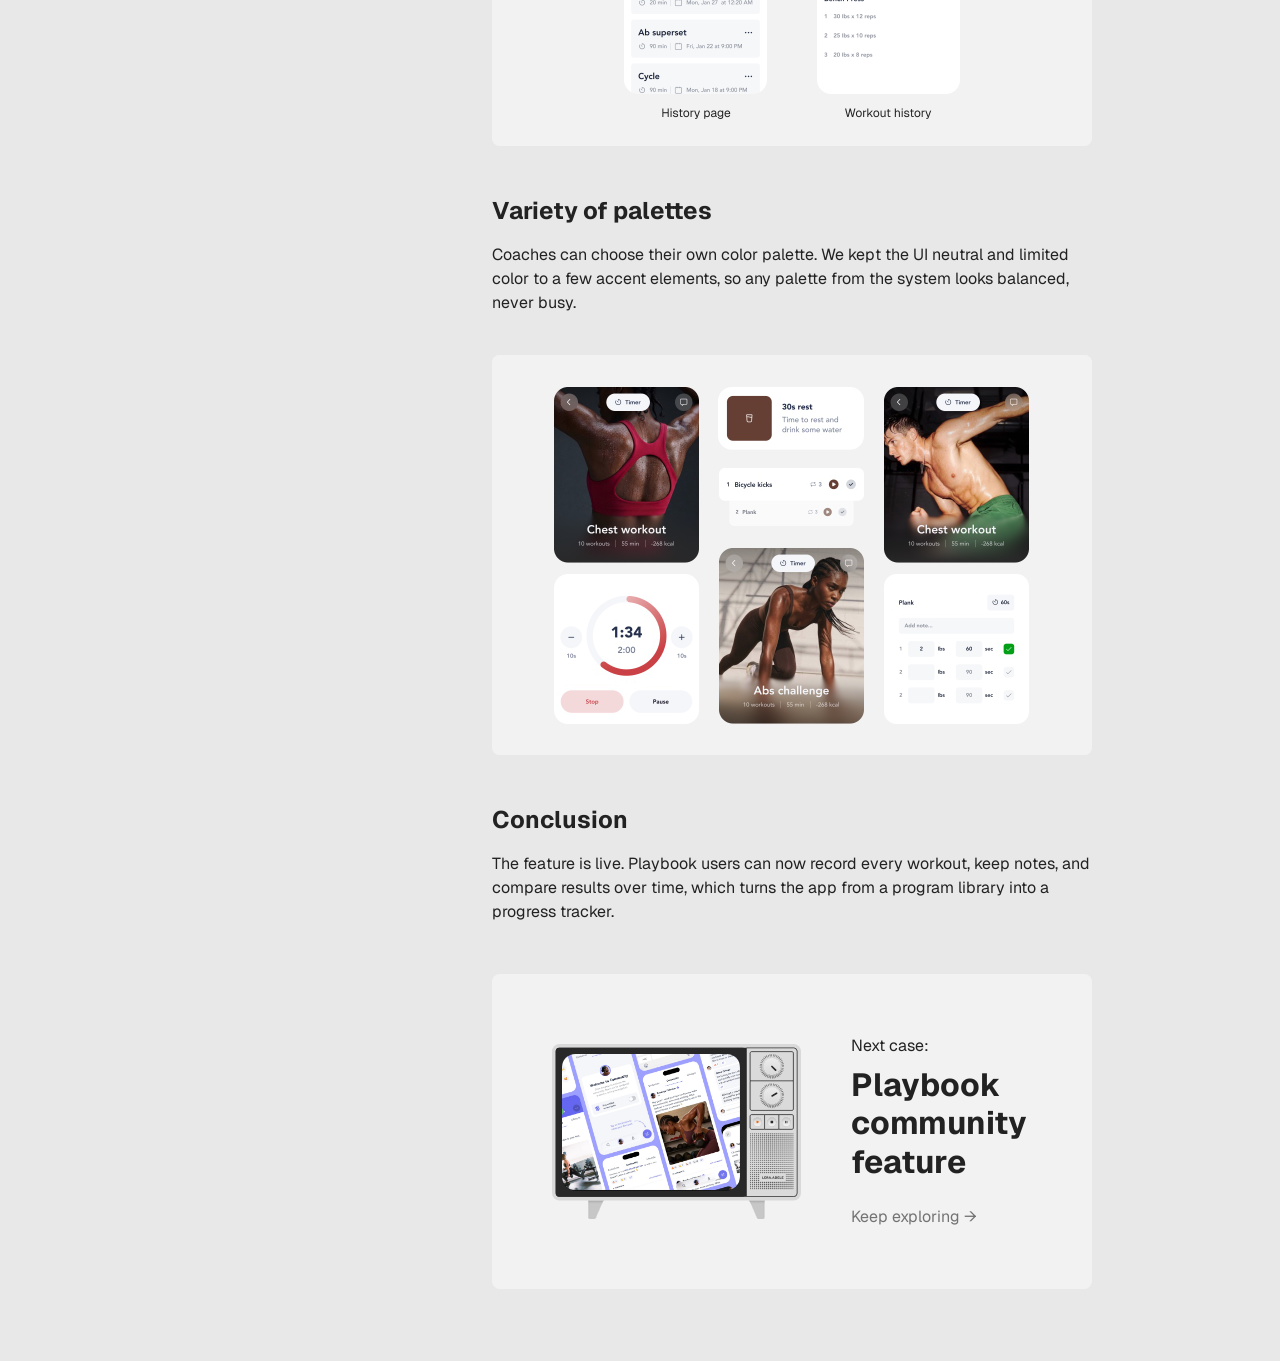
<file: cases/playbook-logging.html>
<!doctype html>
<html lang="en">
<head>
  <meta charset="utf-8">
  <meta name="viewport" content="width=device-width, initial-scale=1">
  <title>Playbook logging feature — Lera Adele</title>
  <meta name="description" content="Case study: a workout logging feature for Playbook, a fitness app with programs from expert coaches.">
  <meta name="theme-color" content="#E8E8E8">
  <link rel="canonical" href="https://lera-adele.github.io/cases/playbook-logging.html">
  <meta property="og:type" content="website">
  <meta property="og:site_name" content="Lera Adele">
  <meta property="og:url" content="https://lera-adele.github.io/cases/playbook-logging.html">
  <meta property="og:title" content="Playbook logging feature — Lera Adele">
  <meta property="og:description" content="Case study: a workout logging feature for Playbook, a fitness app with programs from expert coaches.">
  <meta property="og:image" content="https://lera-adele.github.io/assets/img/share/playbook-logging.jpg">
  <meta property="og:image:width" content="1200">
  <meta property="og:image:height" content="630">
  <meta name="twitter:card" content="summary_large_image">
  <link rel="icon" href="../assets/img/favicon.svg?v=2" type="image/svg+xml">
  <link rel="icon" href="../assets/img/favicon-64.png?v=2" type="image/png" sizes="64x64">
  <link rel="apple-touch-icon" href="../assets/img/favicon-64.png?v=2">
  <link rel="preconnect" href="https://fonts.googleapis.com">
  <link rel="preconnect" href="https://fonts.gstatic.com" crossorigin>
  <link href="https://fonts.googleapis.com/css2?family=Geist:wght@400;500;700&display=swap" rel="stylesheet">
  <link rel="stylesheet" href="../css/case.css?v=10">
</head>
<body>
  <main class="case">
    <a class="back" href="../">← Back</a>

    <div class="case-grid">
      <aside class="case-info" aria-label="Project information">
        <span class="tag tag--app">App</span>
        <p class="role">Role: Product Designer · Merge · 2022</p>
        <a class="browse" href="https://apps.apple.com/pl/app/playbook-trainers-workouts/id1107266414?l=pl" target="_blank" rel="noopener">Browse the app
          <svg viewBox="0 0 20 20" aria-hidden="true"><path d="M5.33 15 4.17 13.83l8-8H5V4.17h10v10h-1.67V7l-8 8Z"/></svg>
        </a>
      </aside>

      <article class="case-doc">
        <h1 class="case-title">Playbook logging feature</h1>

        <section class="case-section case-section--tight case-section--lead">
          <div class="case-text">
            <h2>The problem</h2>
            <p>Playbook is a fitness app with training programs from expert coaches. Users could follow workouts, but had no way to record their results or leave notes, so they couldn't see whether they were actually progressing.</p>
          </div>
          <figure class="case-media">
            <img src="../assets/cases/playbook-logging/playbook-logging-01.jpg" alt="Playbook workout screens: exercise list, timer and logging" width="1200" height="800">
          </figure>
        </section>

        <section class="case-section case-section--tight">
          <div class="case-text">
            <h2>Client brief</h2>
          </div>
          <figure class="case-media">
            <img src="../assets/cases/playbook-logging/playbook-logging-02.png" alt="Client message: The app offered various exercises, but it lacked the ability to track your activity or leave notes for future reference. We need to develop a functionality that allows users to easily monitor their workouts, add personal notes, and track their maximum effort scores." width="1200" height="800" loading="lazy">
          </figure>
        </section>

        <section class="case-section">
          <div class="case-text">
            <h2>What users needed</h2>
            <ul>
              <li>See progress: how weight and reps grow over time.</li>
              <li>Compare max effort with previous sessions and with the coach's numbers.</li>
              <li>Share personal bests with others.</li>
            </ul>
          </div>
          <figure class="case-media">
            <img src="../assets/cases/playbook-logging/playbook-logging-03.jpg" alt="Workout overview and exercise list" width="1200" height="800" loading="lazy">
          </figure>
        </section>

        <section class="case-section">
          <div class="case-text">
            <h2>Starting point</h2>
            <p>To make it easier to start logging, we added a Workout Log button to the tab bar and moved the Timer into the header, since users told us they needed it to be more visible.</p>
          </div>
          <figure class="case-media">
            <img src="../assets/cases/playbook-logging/playbook-logging-04.jpg" alt="Workout screen before and after the redesign" width="1200" height="800" loading="lazy">
          </figure>
        </section>

        <section class="case-section">
          <div class="case-text">
            <h2>Timer experience</h2>
            <p>We moved the Timer into the header so it’s always one tap away. In the modal, users can add or subtract 10 seconds, pause, or stop. Once they close it, the countdown keeps running in the header, and they can tap it to get back to the controls.</p>
          </div>
          <figure class="case-media">
            <img src="../assets/cases/playbook-logging/playbook-logging-05.jpg" alt="Exercise list, timer modal and ongoing timer" width="1200" height="800" loading="lazy">
          </figure>
        </section>

        <section class="case-section">
          <div class="case-text">
            <h2>Logging Screen</h2>
            <p>The coach's recommended values are pre-filled, so users only adjust what changed. Units vary between workouts, so each unit sits right next to its field and it's always clear what to enter.</p>
          </div>
          <figure class="case-media">
            <img src="../assets/cases/playbook-logging/playbook-logging-06.jpg" alt="Logging screen opened from a video workout and from the workouts list" width="1200" height="800" loading="lazy">
          </figure>
        </section>

        <section class="case-section">
          <div class="case-text">
            <h2>Custom Keyboard</h2>
            <p>Users can log a whole workout without leaving the keyboard: +/− adjust a value, Prev/Next jump between fields. No precise tapping on small cells mid-workout.</p>
          </div>
          <figure class="case-media">
            <img src="../assets/cases/playbook-logging/playbook-logging-07.png" alt="Custom keyboard: empty, filled and delete states" width="1200" height="800" loading="lazy">
          </figure>
        </section>

        <section class="case-section">
          <div class="case-text">
            <h2>Logging History</h2>
            <p>All logs live in a History tab next to Logging, grouped by date, with search to find any exercise quickly.</p>
          </div>
          <figure class="case-media">
            <img src="../assets/cases/playbook-logging/playbook-logging-08.png" alt="History page and workout history" width="1200" height="800" loading="lazy">
          </figure>
        </section>

        <section class="case-section">
          <div class="case-text">
            <h2>Variety of palettes</h2>
            <p>Coaches can choose their own color palette. We kept the UI neutral and limited color to a few accent elements, so any palette from the system looks balanced, never busy.</p>
          </div>
          <figure class="case-media">
            <img src="../assets/cases/playbook-logging/playbook-logging-09.jpg" alt="The same screens in different coach palettes" width="1200" height="800" loading="lazy">
          </figure>
        </section>

        <section class="case-section">
          <div class="case-text">
            <h2>Conclusion</h2>
            <p>The feature is live. Playbook users can now record every workout, keep notes, and compare results over time, which turns the app from a program library into a progress tracker.</p>
          </div>
        </section>

        <aside class="next-case" aria-label="Next case">
          <div class="next-tv" aria-hidden="true">
            <img src="../assets/img/tv.svg" alt="" width="1350" height="945" loading="lazy">
            <img class="next-screen" src="../assets/previews/02-playbook-community.jpg" alt="" width="1280" height="977" loading="lazy">
          </div>
          <div class="next-text">
            <p class="next-label">Next case:</p>
            <p class="next-title">Playbook community feature</p>
            <!-- TODO: becomes cases/playbook-community.html when that page exists -->
            <a class="next-link" href="playbook-community.html">Keep exploring <span aria-hidden="true">→</span></a>
          </div>
        </aside>

        <button class="to-top" type="button" aria-label="Back to the top">
          <svg viewBox="0 0 24 24" aria-hidden="true"><path d="M19.71 10.71a1 1 0 0 1-1.42 0L13 5.41V21a1 1 0 1 1-2 0V5.41l-5.29 5.3a1 1 0 0 1-1.42-1.42l7-7a1 1 0 0 1 1.42 0l7 7a1 1 0 0 1 0 1.42Z"/></svg>
        </button>
      </article>
    </div>
  </main>

  <script src="../js/case.js?v=4"></script>

  <a class="back-fab" href="../" aria-label="Back to all projects">
    <svg viewBox="0 0 24 24" aria-hidden="true"><path d="M19 6.62v10.76c0 2.18-2.49 3.4-4.19 2.06l-6.82-5.38c-.09-.07-.16-.16-.24-.24V20a.75.75 0 0 1-1.5 0V4a.75.75 0 0 1 1.5 0v6.19c.08-.08.15-.17.24-.24l6.82-5.39C16.51 3.22 19 4.44 19 6.62Z"/></svg>
  </a>
</body>
</html>
</file>
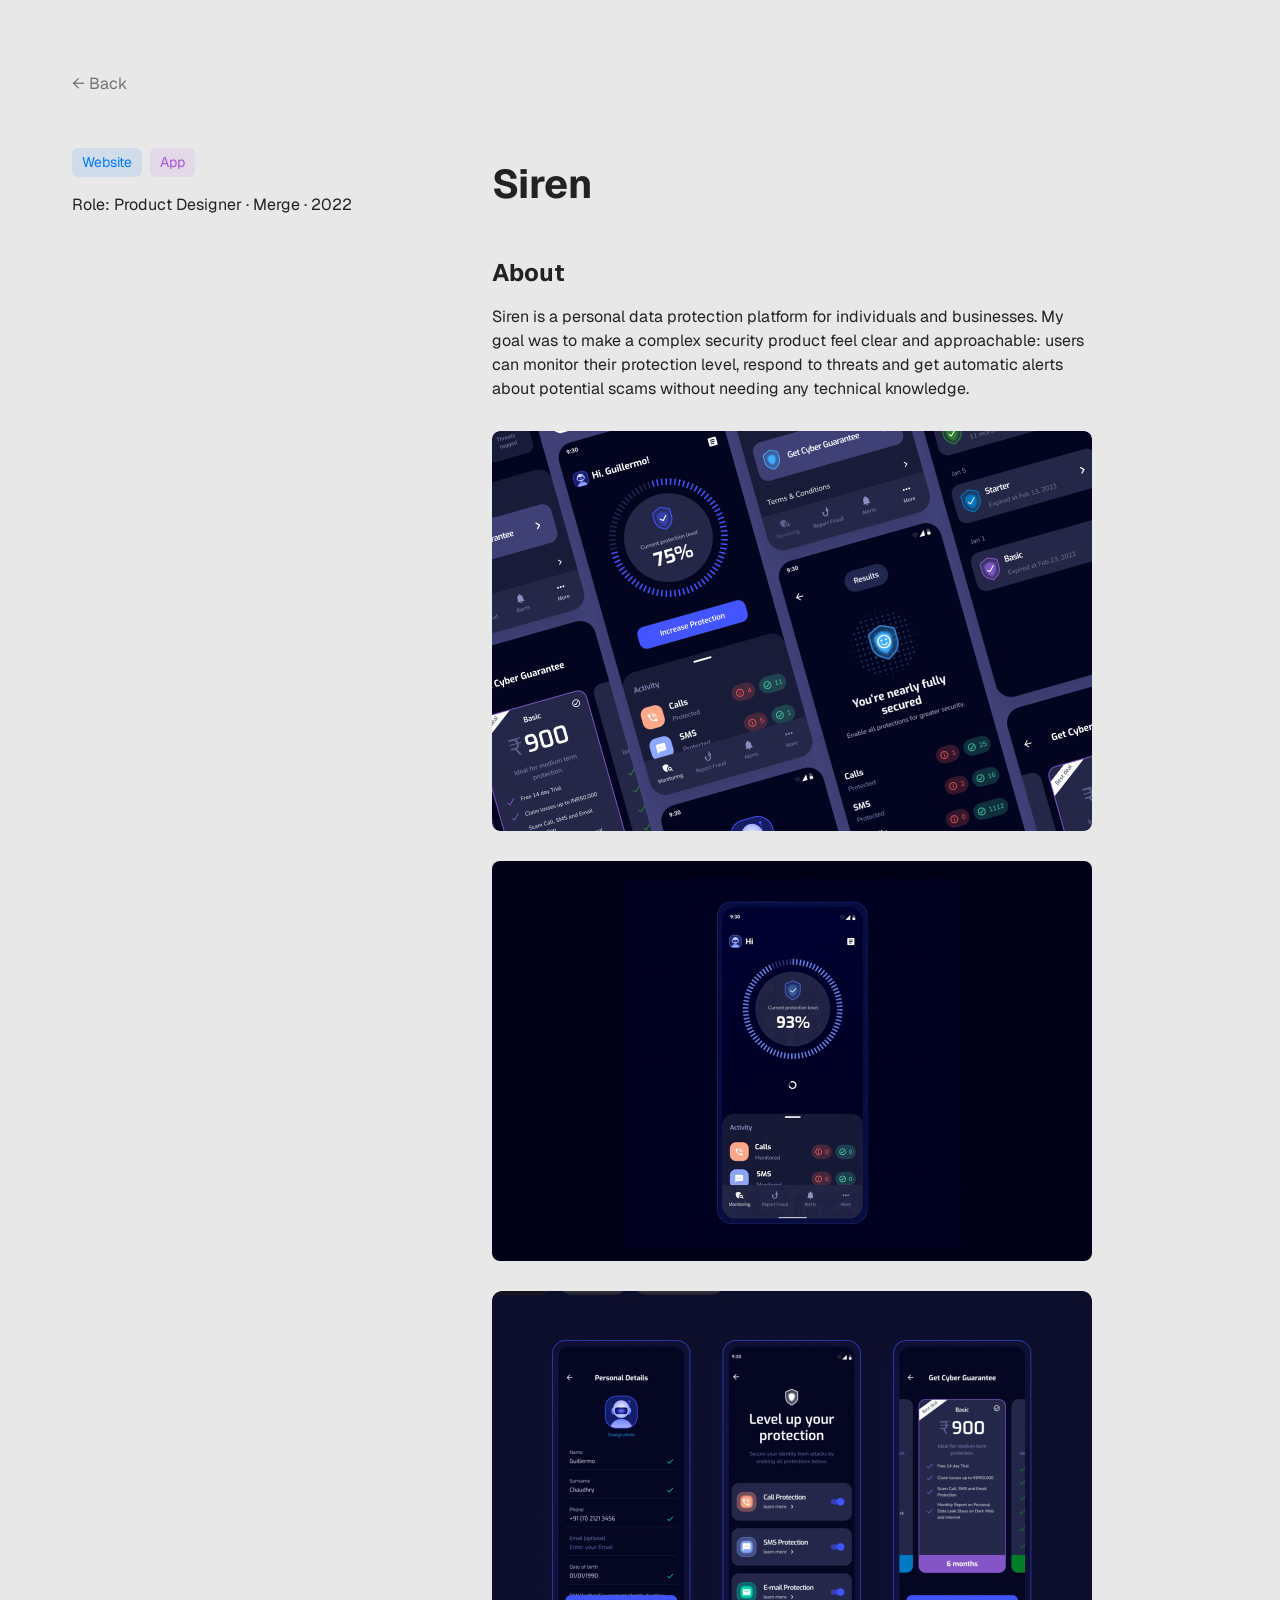
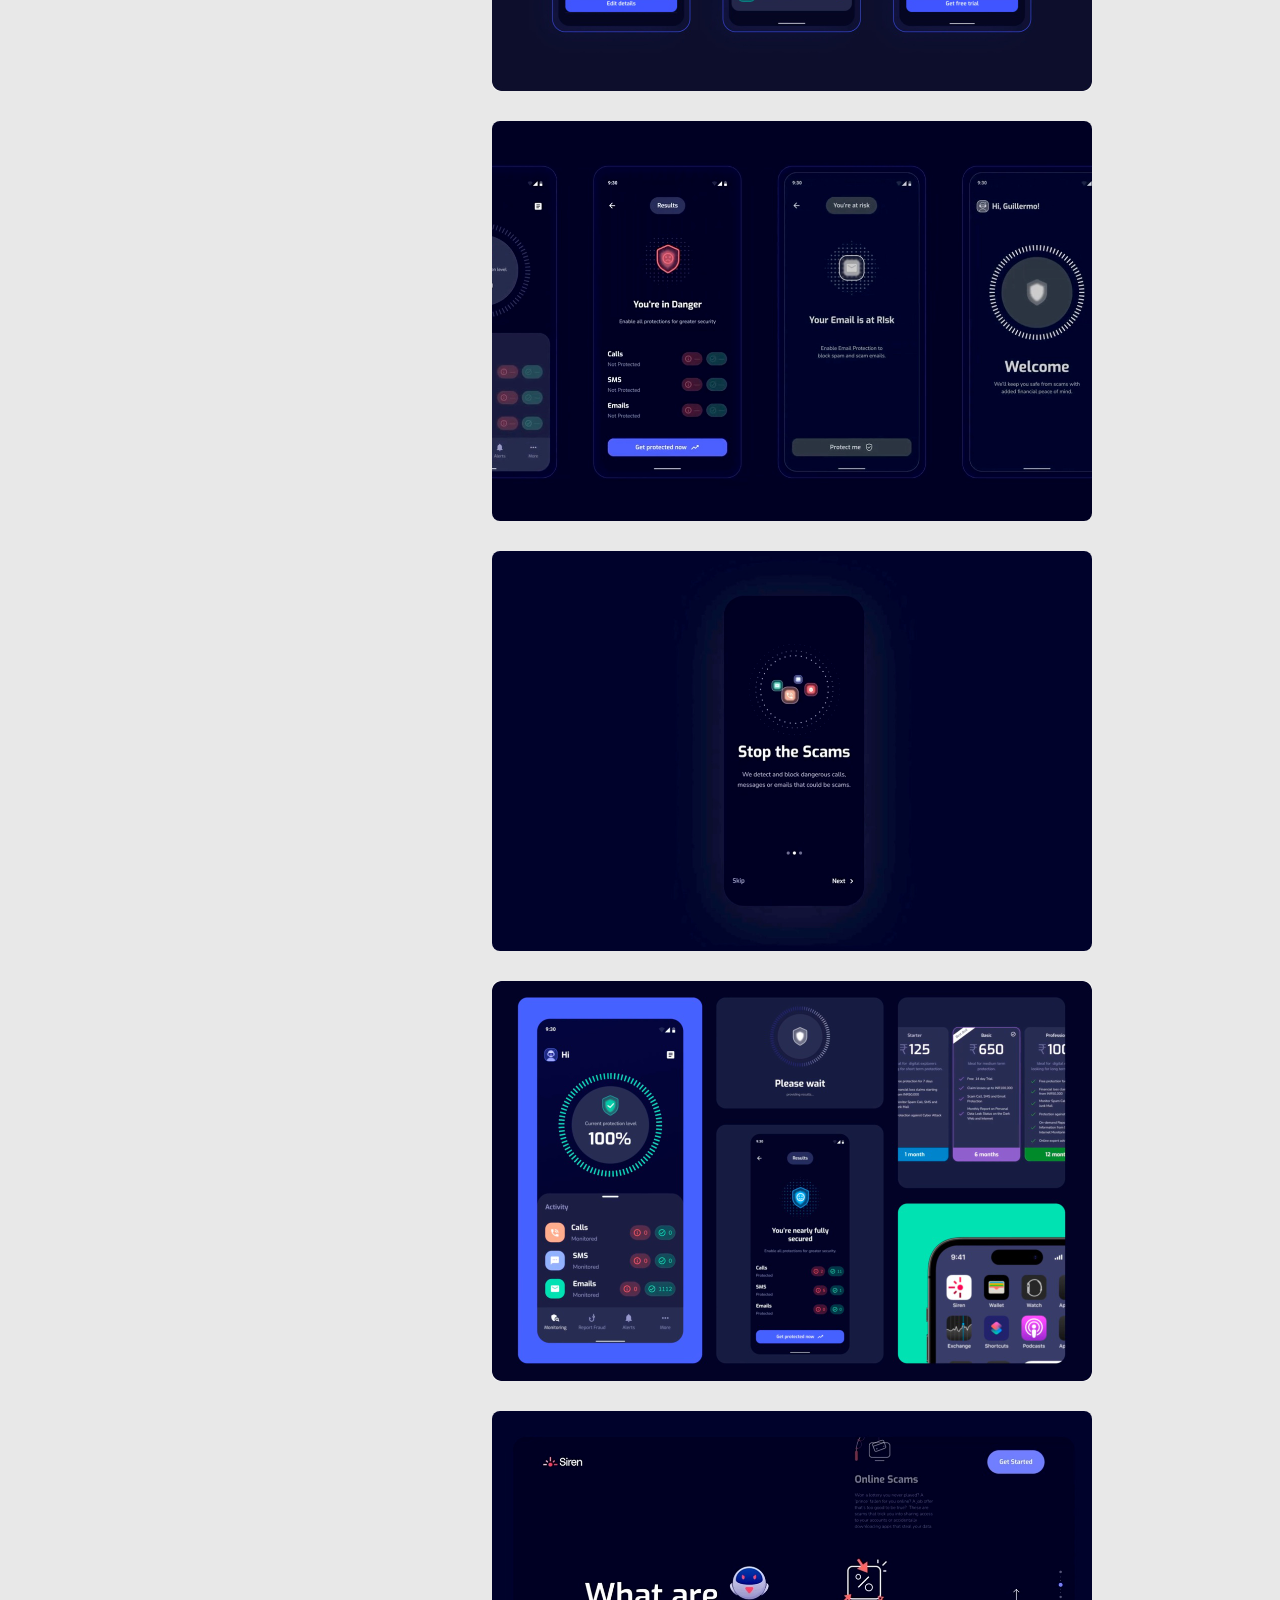
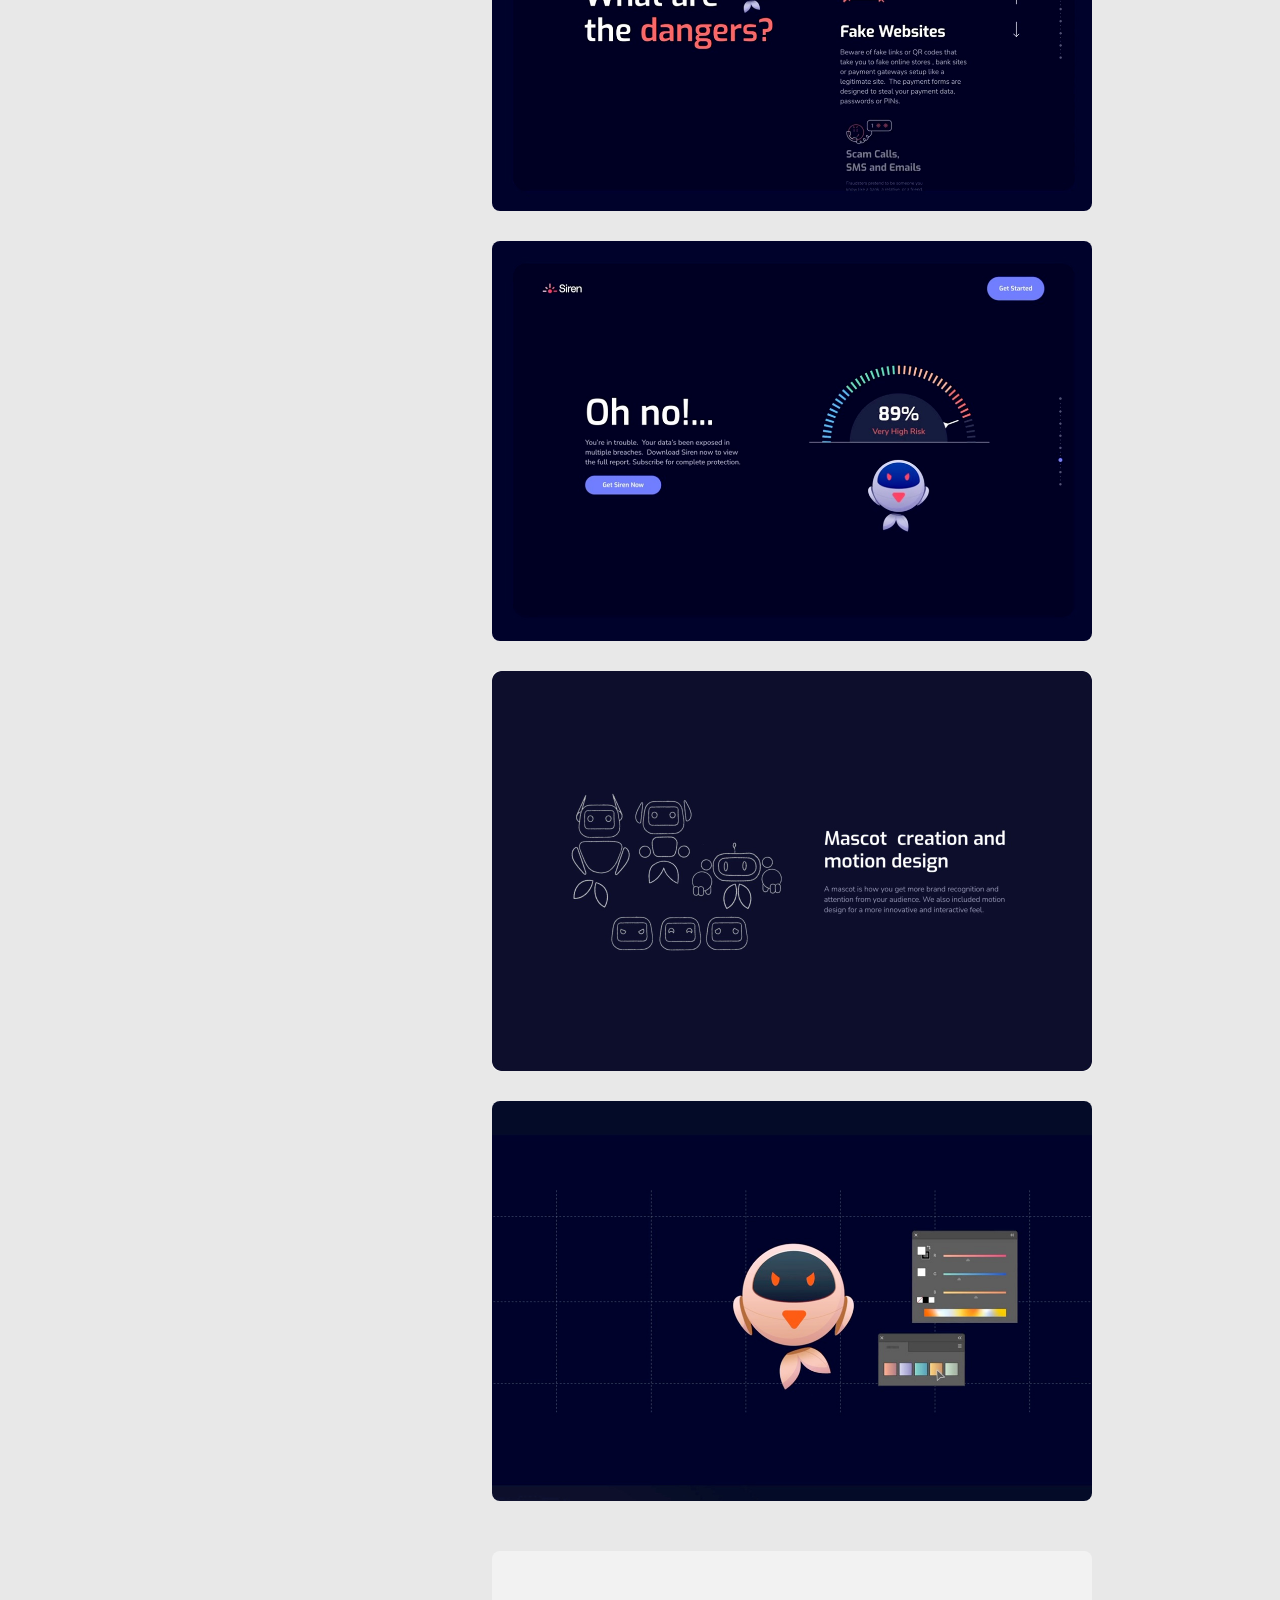
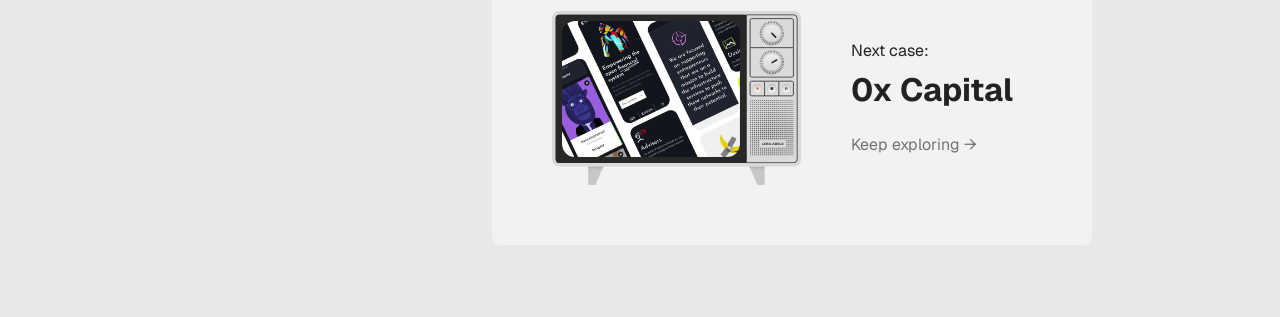
<file: cases/siren.html>
<!doctype html>
<html lang="en">
<head>
  <meta charset="utf-8">
  <meta name="viewport" content="width=device-width, initial-scale=1">
  <title>Siren — Lera Adele</title>
  <meta name="description" content="Case study: Siren, a personal data protection platform — app, website and mascot.">
  <meta name="theme-color" content="#E8E8E8">
  <link rel="canonical" href="https://lera-adele.github.io/cases/siren.html">
  <meta property="og:type" content="website">
  <meta property="og:site_name" content="Lera Adele">
  <meta property="og:url" content="https://lera-adele.github.io/cases/siren.html">
  <meta property="og:title" content="Siren — Lera Adele">
  <meta property="og:description" content="Case study: Siren, a personal data protection platform — app, website and mascot.">
  <meta property="og:image" content="https://lera-adele.github.io/assets/img/share/siren.jpg">
  <meta property="og:image:width" content="1200">
  <meta property="og:image:height" content="630">
  <meta name="twitter:card" content="summary_large_image">
  <link rel="icon" href="../assets/img/favicon.svg?v=2" type="image/svg+xml">
  <link rel="icon" href="../assets/img/favicon-64.png?v=2" type="image/png" sizes="64x64">
  <link rel="apple-touch-icon" href="../assets/img/favicon-64.png?v=2">
  <link rel="preconnect" href="https://fonts.googleapis.com">
  <link rel="preconnect" href="https://fonts.gstatic.com" crossorigin>
  <link href="https://fonts.googleapis.com/css2?family=Geist:wght@400;500;700&display=swap" rel="stylesheet">
  <link rel="stylesheet" href="../css/case.css?v=10">
</head>
<body>
  <main class="case">
    <a class="back" href="../">← Back</a>

    <div class="case-grid">
      <aside class="case-info" aria-label="Project information">
        <div class="tags">
          <span class="tag tag--website">Website</span>
          <span class="tag tag--app">App</span>
        </div>
        <p class="role">Role: Product Designer · Merge · 2022</p>
      </aside>

      <article class="case-doc">
        <h1 class="case-title">Siren</h1>

        <section class="case-section case-section--tight case-section--lead">
          <div class="case-text">
            <h2>About</h2>
            <p>Siren is a personal data protection platform for individuals and businesses. My goal was to make a complex security product feel clear and approachable: users can monitor their protection level, respond to threats and get automatic alerts about potential scams without needing any technical knowledge.</p>
          </div>
          <figure class="case-media">
            <img src="../assets/cases/siren/siren-01.jpg" alt="Siren app screens: protection level, activity, Cyber Guarantee plans" width="1200" height="800">
          </figure>
          <figure class="case-media">
            <video data-src="../assets/cases/siren/siren-02.mp4" poster="../assets/cases/siren/siren-02-poster.jpg" muted loop playsinline preload="none" width="1200" height="800" aria-label="Protection level filling up on the Siren home screen"></video>
          </figure>
          <figure class="case-media">
            <img src="../assets/cases/siren/siren-03.jpg" alt="Personal details, Level up your protection and Get Cyber Guarantee screens" width="1200" height="800" loading="lazy">
          </figure>
          <figure class="case-media">
            <video data-src="../assets/cases/siren/siren-04.mp4" poster="../assets/cases/siren/siren-04-poster.jpg" muted loop playsinline preload="none" width="1200" height="800" aria-label="Threat alerts: You’re in Danger, Your Email is at Risk, Welcome"></video>
          </figure>
          <figure class="case-media">
            <video data-src="../assets/cases/siren/siren-05.mp4" poster="../assets/cases/siren/siren-05-poster.jpg" muted loop playsinline preload="none" width="1200" height="800" aria-label="Onboarding: Stop the Scams"></video>
          </figure>
          <figure class="case-media">
            <img src="../assets/cases/siren/siren-06.jpg" alt="Siren screens: 100% protection, scan in progress, pricing and the app icon on a phone" width="1200" height="800" loading="lazy">
          </figure>
          <figure class="case-media">
            <video data-src="../assets/cases/siren/siren-07.mp4" poster="../assets/cases/siren/siren-07-poster.jpg" muted loop playsinline preload="none" width="1200" height="800" aria-label="Siren website: What are the dangers? — online scams, fake websites, scam calls"></video>
          </figure>
          <figure class="case-media">
            <video data-src="../assets/cases/siren/siren-08.mp4" poster="../assets/cases/siren/siren-08-poster.jpg" muted loop playsinline preload="none" width="1200" height="800" aria-label="Siren website: Oh no! risk score with the mascot"></video>
          </figure>
          <figure class="case-media">
            <img src="../assets/cases/siren/siren-09.jpg" alt="Mascot creation and motion design: robot mascot sketches and expressions" width="1200" height="800" loading="lazy">
          </figure>
          <figure class="case-media">
            <video data-src="../assets/cases/siren/siren-10.mp4" poster="../assets/cases/siren/siren-10-poster.jpg" muted loop playsinline preload="none" width="1200" height="800" aria-label="Mascot animation with its colour palette"></video>
          </figure>
        </section>

        <aside class="next-case" aria-label="Next case">
          <div class="next-tv" aria-hidden="true">
            <img src="../assets/img/tv.svg" alt="" width="1350" height="945" loading="lazy">
            <img class="next-screen" src="../assets/previews/05-0xcapital.jpg" alt="" width="1280" height="977" loading="lazy">
          </div>
          <div class="next-text">
            <p class="next-label">Next case:</p>
            <p class="next-title">0x Capital</p>
            <a class="next-link" href="0xcapital.html">Keep exploring <span aria-hidden="true">→</span></a>
          </div>
        </aside>

        <button class="to-top" type="button" aria-label="Back to the top">
          <svg viewBox="0 0 24 24" aria-hidden="true"><path d="M19.71 10.71a1 1 0 0 1-1.42 0L13 5.41V21a1 1 0 1 1-2 0V5.41l-5.29 5.3a1 1 0 0 1-1.42-1.42l7-7a1 1 0 0 1 1.42 0l7 7a1 1 0 0 1 0 1.42Z"/></svg>
        </button>
      </article>
    </div>
  </main>

  <script src="../js/case.js?v=4"></script>

  <a class="back-fab" href="../" aria-label="Back to all projects">
    <svg viewBox="0 0 24 24" aria-hidden="true"><path d="M19 6.62v10.76c0 2.18-2.49 3.4-4.19 2.06l-6.82-5.38c-.09-.07-.16-.16-.24-.24V20a.75.75 0 0 1-1.5 0V4a.75.75 0 0 1 1.5 0v6.19c.08-.08.15-.17.24-.24l6.82-5.39C16.51 3.22 19 4.44 19 6.62Z"/></svg>
  </a>
</body>
</html>
</file>
<file: css/style.css>
/* ============================================================
   Lera Adele — portfolio
   Tokens come from the Figma file (Portfolio → Main screen)
   ============================================================ */
:root {
  --text-primary: #222222;
  --text-tertiary: #737373;
  --accent: #f96508;
  --white: #ffffff;
  --bg: #e7e7e7;

  --font: "Geist", system-ui, -apple-system, "Segoe UI", sans-serif;
  --font-mono: "Geist Mono", ui-monospace, "SFMono-Regular", Menlo, monospace;

  --ease-in-out: cubic-bezier(.65, 0, .35, 1);
  --leave-ms: 300ms;

  /* TV geometry (viewBox 1350 × 945, screen 965 × 737 at 54/54) */
  --tv-ratio: 1350 / 945;
}

*,
*::before,
*::after { box-sizing: border-box; }

html { -webkit-text-size-adjust: 100%; }

body {
  margin: 0;
  background: var(--bg);
  color: var(--text-primary);
  font: 400 16px/1.5 var(--font);
  -webkit-font-smoothing: antialiased;
}

h1, p, ol { margin: 0; padding: 0; }
ol { list-style: none; }
a { color: inherit; text-decoration: none; }
img { display: block; max-width: 100%; }
[hidden] { display: none !important; }
.bg-sheet { display: none; } /* used only on small screens (see the mobile section) */

button {
  font: inherit;
  color: inherit;
  background: none;
  border: 0;
  padding: 0;
  cursor: pointer;
}

:focus-visible { outline: 2px solid var(--accent); outline-offset: 3px; border-radius: 4px; }

/* ============================================================
   Layout — desktop (≥ 1024): TV left, profile column right
   ============================================================ */
.home {
  display: grid;
  grid-template-columns: minmax(0, 1fr) 400px;
  min-height: 100vh;
  min-height: 100dvh;
  padding-right: clamp(40px, 4.2vw, 120px); /* 60px at 1440 */
}

.stage {
  display: flex;
  align-items: center;
  justify-content: center;
  padding: 48px 32px;
  /* the TV stays in view if the column (About) is taller than the window */
  position: sticky;
  top: 0;
  height: 100vh;
  height: 100dvh;
}

.tv {
  position: relative;
  /* 690px at 1440 × 900 (as in Figma), limited by the viewport height */
  width: min(47.9vw, (100vh - 220px) * 1350 / 945, 1040px);
  width: min(47.9vw, (100dvh - 220px) * 1350 / 945, 1040px);
  min-width: 420px;
  aspect-ratio: var(--tv-ratio);
  margin-top: -38px; /* the legs make the TV look low — nudge it up (top at 190px on 1440 × 900, as in Figma) */
}

.tv-svg {
  position: absolute;
  inset: 0;
  width: 100%;
  height: 100%;
  overflow: visible;
  user-select: none;
  -webkit-user-select: none;
}

.profile {
  --col-gap: 48px;
  --col-pad: 72px;
  display: flex;
  flex-direction: column;
  gap: var(--col-gap);
  padding: var(--col-pad) 0;
  min-height: 100vh;
  min-height: 100dvh;
}

/* ---- Introduction ------------------------------------------ */
.intro {
  display: flex;
  flex-direction: column;
  align-items: flex-start;
  gap: 16px;
}

/* name + role + (More) text share one large size */
.intro-text {
  display: flex;
  flex-direction: column;
  gap: 8px;
  font-size: var(--intro-size, 32px);
}

.name {
  font-size: inherit;
  font-weight: 700;
  line-height: 1.2;
}

.role,
.about-text {
  font-size: inherit;
  line-height: 1.5;
}
/* desktop: each sentence starts on its own line, like in the design */
.about-text { margin-top: -8px; }
.about-text span { display: block; }

/* Show more / Show less: text + arrow, both turn orange on hover */
.toggle {
  display: inline-flex;
  align-items: center;
  gap: 4px;
  color: var(--text-primary);
  transition: color .2s;
}
.toggle svg {
  flex: none;
  width: 16px;
  height: 16px;
  fill: currentColor;
  transition: transform .25s var(--ease-in-out);
}
.toggle:focus,
.toggle:focus-visible { outline: none; }
.toggle:hover { color: var(--accent); }
.more-toggle:hover svg { transform: translateY(2px); }
.less-toggle:hover svg { transform: translateY(-2px); }

/* ---- Project list ------------------------------------------ */
.projects {
  flex: 1 0 auto;
  padding-top: 20px;
}

.projects ol {
  display: flex;
  flex-direction: column;
  gap: 4px;
}

.project {
  display: flex;
  align-items: center;
  height: 40px;
  color: var(--text-tertiary);
  transition: color .2s;
}

/* Play badge: the slot opens (text slides right), while the orange circle pops
   out of its own centre — it never travels from the left edge. */
.project-icon {
  --icon: 24px;
  --glyph: 12px;
  position: relative;
  flex: none;
  width: 0;
  height: var(--icon);
  margin-right: 0;
  transition: width .35s var(--ease-in-out), margin-right .35s var(--ease-in-out);
}

/* the circle sits on the final badge position and scales from its own centre */
.project-icon::before {
  content: "";
  position: absolute;
  left: 0;
  top: 0;
  width: var(--icon);
  height: var(--icon);
  border-radius: 50%;
  background: var(--accent);
  transform: scale(0);
  transition: transform .25s var(--ease-in-out);
}

.project-icon svg {
  position: absolute;
  left: calc((var(--icon) - var(--glyph)) / 2 + 1px); /* +1px: optical centre of a triangle */
  top: calc((var(--icon) - var(--glyph)) / 2);
  width: var(--glyph);
  height: var(--glyph);
  fill: var(--white);
  transform: scale(0) rotate(-90deg);
  transition: transform .25s var(--ease-in-out);
}

.project:hover { color: var(--text-primary); }

.project.is-active {
  color: var(--text-primary);
  font-weight: 500;
}
.project.is-active .project-icon {
  width: var(--icon);
  margin-right: 12px;
}
.project.is-active .project-icon::before {
  transform: scale(1);
  transition: transform .5s cubic-bezier(.34, 1.56, .64, 1) .08s; /* small springy overshoot */
}
.project.is-active .project-icon svg {
  transform: none;
  transition: transform .5s cubic-bezier(.34, 1.56, .64, 1) .18s;
}
.project.is-active:hover .project-icon::before { transform: scale(1.1); transition-delay: 0s; }

/* ---- About (More +) ----------------------------------------
   Desktop: the text grows in the column and the TV shows the photo.
   Mobile: the text grows, then the spinning photo, then "Less". */
.about {
  flex: 1 0 auto;
  display: flex;
  flex-direction: column;
  align-items: flex-start;
  margin-top: calc(16px - var(--col-gap, 48px)); /* "Less" sits 16px under the text, like "More" did */
}

/* photo: a static disc with a shadow, the picture spins inside, the dial ring stays put */
.avatar {
  position: relative;
  flex: none;
  display: none; /* desktop: the photo is on the TV screen instead */
  width: 180px;
  aspect-ratio: 1;
  container-type: inline-size;
  cursor: grab;
  touch-action: none;
  user-select: none;
  -webkit-user-select: none;
}
.avatar.is-dragging { cursor: grabbing; }

.avatar-ring {
  position: absolute;
  inset: 3%;
  width: 94%;
  height: 94%;
  overflow: visible;
}

.avatar-disc {
  position: absolute;
  inset: 10%;
  border-radius: 50%;
  overflow: hidden;
  background: var(--white);
  box-shadow: 0 3cqw 4.5cqw rgba(40, 40, 40, .2);
}

.avatar-photo {
  width: 100%;
  height: 100%;
  border-radius: 50%;
  transform: rotate(var(--spin, 0deg));
  will-change: transform;
  pointer-events: none;
}

.home[data-view="about"] .projects,
.home[data-view="about"] .more-toggle { display: none; }

/* About background — the TV photo on desktop, the grey page on mobile.
   `.bg-about` and --bg-ms are set in main.js together with the text animation,
   so text and background open and close with the same timing and easing. */
.home {
  transition: background-color var(--bg-ms, 750ms) var(--ease-in-out);
}

.about-photo {
  position: absolute;
  inset: 0;
  width: 100%;
  height: 100%;
  object-fit: cover;
  opacity: 0;
  transform: scale(1.06);
  transition: opacity var(--bg-ms, 750ms) var(--ease-in-out), transform var(--bg-ms, 750ms) var(--ease-in-out);
  pointer-events: none;
}
@media (min-width: 1024px) {
  .home.bg-about .about-photo { opacity: 1; transform: none; }
  .home[data-view="about"] .osd-channel { visibility: hidden; }
}

/* ---- More / Less transition (ease-in-out) -------------------
   1. the current block fades out  2. the view switches  3. the new block rises in */
.home.is-leaving[data-view="projects"] :is(.projects, .more-toggle),
.home.is-leaving[data-view="about"] :is(.avatar, .less-toggle) {
  animation: fade-out var(--leave-ms, 300ms) var(--ease-in-out) forwards;
  pointer-events: none;
}

/* the extra text unfolds top → bottom (height animated in main.js);
   "Less" and the photo simply fade in as they get pushed down */
.home.is-entering[data-view="about"] .avatar      { animation: avatar-in .9s var(--ease-in-out) .25s both; }
.home.is-entering[data-view="about"] .less-toggle { animation: fade-in .5s var(--ease-in-out) .35s both; }

@keyframes fade-in  { from { opacity: 0; } to { opacity: 1; } }
@keyframes fade-out { to { opacity: 0; } }

.home.is-entering[data-view="projects"] .more-toggle { animation: view-in .5s var(--ease-in-out) both; }
.home.is-entering[data-view="projects"] .projects li { animation: view-in .55s var(--ease-in-out) both; }
.projects li:nth-child(2) { animation-delay: 45ms; }
.projects li:nth-child(3) { animation-delay: 90ms; }
.projects li:nth-child(4) { animation-delay: 135ms; }
.projects li:nth-child(5) { animation-delay: 180ms; }
.projects li:nth-child(6) { animation-delay: 225ms; }

/* ---- Page entrance (first visit and coming back from a case) ----
   the TV fades in first, then the intro, the projects one by one and the contacts */
.home.page-in .tv { animation: page-tv 1s var(--ease-in-out) both; }
.home.page-in .intro-text { animation: page-fade .8s var(--ease-in-out) .2s both; }
.home.page-in .more-toggle { animation: page-fade .7s var(--ease-in-out) .3s both; }
.home.page-in .projects li { animation: page-fade .6s var(--ease-in-out) both; animation-delay: calc(.35s + var(--i, 0) * 70ms); }
.home.page-in .contacts { animation: page-fade .7s var(--ease-in-out) .8s both; }
@keyframes page-tv   { from { opacity: 0; } to { opacity: 1; } }
@keyframes page-fade { from { opacity: 0; transform: translateY(8px); } to { opacity: 1; transform: none; } }

@keyframes view-out { to { opacity: 0; transform: translateY(10px); } }
@keyframes view-in  { from { opacity: 0; transform: translateY(16px); } to { opacity: 1; transform: none; } }
@keyframes avatar-in {
  from { opacity: 0; transform: scale(.82); }
  to   { opacity: 1; transform: none; }
}

/* ---- Contacts ---------------------------------------------- */
.contacts {
  display: flex;
  gap: 24px;
  color: var(--text-tertiary);
}
.contacts a { transition: color .2s; }
.contacts a:hover { color: var(--text-primary); }

/* Email copies the address; a small hint confirms it */
.copy-email { position: relative; }
.copy-hint {
  position: absolute;
  left: 50%;
  bottom: calc(100% + 10px);
  padding: 6px 10px;
  border-radius: 8px;
  background: var(--text-primary);
  color: var(--white);
  font-size: 13px;
  font-weight: 500;
  line-height: 1.3;
  white-space: nowrap;
  pointer-events: none;
  opacity: 0;
  transform: translate(-50%, 4px);
  transition: opacity .2s var(--ease-in-out), transform .2s var(--ease-in-out);
}
.copy-hint::after { /* little arrow */
  content: "";
  position: absolute;
  left: 50%;
  top: 100%;
  margin-left: -5px;
  border: 5px solid transparent;
  border-top-color: var(--text-primary);
}
.copy-hint.is-visible { opacity: 1; transform: translate(-50%, 0); }
/* small screens: centre the hint over the whole contacts row so it never runs off the edge */
@media (max-width: 1023px) {
  .contacts { position: relative; }
  .copy-email { position: static; }
  .copy-hint { bottom: calc(100% - 30px); }
  .copy-hint::after { display: none; }
}
/* desktop: the column is left-aligned — anchor the hint to the link's left edge */
@media (min-width: 1024px) {
  .copy-hint { left: 0; transform: translateY(4px); }
  .copy-hint.is-visible { transform: none; }
  .copy-hint::after { left: 16px; }
}

/* ============================================================
   TV: controls
   ============================================================ */
.tv-btn,
.knob { cursor: pointer; outline: none; }

.tv-btn circle { transition: filter .15s; }
.tv-btn:hover circle { filter: brightness(.96); }
.tv-btn:active,
.tv-btn.is-latched { transform: translateY(2px); transform-box: fill-box; }
.tv-btn.is-latched circle { filter: brightness(.9); }

.knob { touch-action: none; }
.knob.is-dragging { cursor: grabbing; }

/* ============================================================
   TV: screen
   ============================================================ */
.screen {
  position: absolute;
  left: calc(54 / 1350 * 100%);
  top: calc(54 / 945 * 100%);
  width: calc(965 / 1350 * 100%);
  height: calc(737 / 945 * 100%);
  border-radius: 7.41% / 9.7%;
  overflow: hidden;
  background: #000;
  container-type: size;
  --brightness: 1;
}

.screen-inner {
  position: absolute;
  inset: 0;
  filter: brightness(var(--brightness));
  transform-origin: 50% 50%;
}

.preview {
  position: absolute;
  inset: 0;
  width: 100%;
  height: 100%;
  object-fit: cover;
  opacity: 0;
}
.preview.is-active { opacity: 1; }

.noise {
  position: absolute;
  inset: 0;
  width: 100%;
  height: 100%;
  opacity: 0;
  mix-blend-mode: screen;
  pointer-events: none;
}

.dimmer {
  position: absolute;
  inset: 0;
  background: #000;
  opacity: 0;
  pointer-events: none;
}

/* curved glass: scanlines + vignette + glare */
.glass {
  position: absolute;
  inset: 0;
  border-radius: inherit;
  pointer-events: none;
  /* kept light so the previews stay true to colour */
  background:
    radial-gradient(120% 90% at 30% 15%, rgba(255, 255, 255, .08), transparent 45%),
    radial-gradient(ellipse at center, transparent 70%, rgba(0, 0, 0, .1) 100%),
    repeating-linear-gradient(to bottom, rgba(0, 0, 0, .018) 0 1px, transparent 1px 3px);
  box-shadow: inset 0 0 2cqw rgba(0, 0, 0, .18);
}

/* ---- On-screen display ------------------------------------- */
.osd {
  position: absolute;
  inset: 0;
  pointer-events: none;
  font: 500 4.4cqw/1 var(--font-mono);
  letter-spacing: .06em;
  color: #e9ffe4;
  text-shadow: 0 0 .5cqw rgba(140, 255, 120, .8), .25cqw .25cqw 0 rgba(0, 0, 0, .55);
}
.osd > span {
  position: absolute;
  opacity: 0;
  transition: opacity .15s;
  white-space: nowrap;
}
.osd > span.is-visible { opacity: 1; }
.osd-channel { top: 7cqh; left: 7cqw; }
.osd-status  { top: 7cqh; right: 7cqw; }
.osd-level   { left: 50%; bottom: 8cqh; transform: translateX(-50%); font-size: 3.6cqw; }
.osd-status.is-blinking { animation: osd-blink 1s steps(1) infinite; }
@keyframes osd-blink { 50% { opacity: 0; } }

/* ---- Channel switch ---------------------------------------- */
/* the new preview arrives slightly zoomed in and settles to its normal size */
.screen.is-switching .preview.is-active { animation: channel-zoom .7s cubic-bezier(.22, 1, .36, 1) 1; }
.screen.is-switching .noise { animation: channel-noise .28s ease-out 1; }
@keyframes channel-noise { 0% { opacity: .9; } 100% { opacity: 0; } }
@keyframes channel-zoom {
  from { transform: scale(1.14); }
  to   { transform: scale(1); }
}

/* ---- Pause: a little VCR glitch -----------------------------
   the picture twitches now and then */
.screen[data-state="paused"] .screen-inner { animation: pause-jitter 2.8s steps(1, end) infinite; }
@keyframes pause-jitter {
  0%, 61%, 66%, 87%, 90%, 100% { transform: none; }
  62% { transform: translateX(-.7%) skewX(-.8deg); }
  63% { transform: translateX(.5%); }
  64% { transform: translate(-.3%, .4%); }
  88% { transform: translateY(-.5%); }
}
/* ---- Power (CRT) ------------------------------------------- */
.screen[data-power="off"] .screen-inner { opacity: 0; }

.screen.is-powering-off .screen-inner { animation: crt-off .5s cubic-bezier(.55, 0, .7, .4) forwards; }
.screen.is-powering-on .screen-inner  { animation: crt-on .55s cubic-bezier(.2, .7, .3, 1) forwards; }

@keyframes crt-off {
  0%   { transform: scale(1, 1); filter: brightness(var(--brightness)); opacity: 1; }
  55%  { transform: scale(1, .006); filter: brightness(4); opacity: 1; }
  85%  { transform: scale(.02, .006); filter: brightness(6); opacity: 1; }
  100% { transform: scale(0, 0); filter: brightness(6); opacity: 0; }
}
@keyframes crt-on {
  0%   { transform: scale(0, .006); filter: brightness(6); opacity: 1; }
  35%  { transform: scale(1, .006); filter: brightness(4); opacity: 1; }
  100% { transform: scale(1, 1); filter: brightness(var(--brightness)); opacity: 1; }
}

/* afterglow dot when the TV is switched off */
.screen::after {
  content: "";
  position: absolute;
  left: 50%;
  top: 50%;
  width: 1.2cqw;
  height: 1.2cqw;
  margin: -.6cqw 0 0 -.6cqw;
  border-radius: 50%;
  background: #fff;
  box-shadow: 0 0 2cqw 1cqw rgba(255, 255, 255, .6);
  opacity: 0;
  pointer-events: none;
}
.screen[data-power="off"]::after { animation: afterglow 1.2s ease-out forwards; }
@keyframes afterglow { 0% { opacity: .9; } 100% { opacity: 0; transform: scale(.3); } }

/* ============================================================
   Short desktop windows: the home page never scrolls by default —
   the column tightens its spacing to fit the window height
   ============================================================ */
@media (min-width: 1024px) and (max-height: 760px) {
  .profile { --col-gap: 32px; --col-pad: 44px; }
  .projects { padding-top: 12px; }
}
@media (min-width: 1024px) and (max-height: 640px) {
  .profile { --col-gap: 24px; --col-pad: 28px; }
  .projects { padding-top: 4px; }
  .project { height: 36px; }
  .intro-text { --intro-size: 26px; }
}

/* ============================================================
   Laptop (1024 – 1279): narrower column, slightly smaller intro
   ============================================================ */
@media (max-width: 1279px) {
  .home { grid-template-columns: minmax(0, 1fr) 340px; padding-right: 40px; }
  .intro-text { --intro-size: 28px; }
  .tv { width: min(52vw, (100vh - 200px) * 1350 / 945); min-width: 380px; }
}

/* ============================================================
   Tablet + mobile (< 1024): one column
   intro → TV (sticks to the top while the list scrolls) → list → contacts
   ============================================================ */
@media (max-width: 1023px) {
  body { background: var(--white); }

  .home {
    display: flex;
    flex-direction: column;
    min-height: 100vh;
    min-height: 100dvh;
    padding: 0;
  }

  /* grey sheet that stretches down on More / pulls back up on Less (driven by main.js);
     it sits above the white list but under the intro, the TV and the About content */
  .home { position: relative; }
  .bg-sheet {
    display: none;
    position: absolute;
    top: 0;
    left: 0;
    right: 0;
    z-index: 1;
    background: var(--bg);
    pointer-events: none;
  }
  .intro { position: relative; z-index: 2; }
  .avatar,
  .less-toggle { position: relative; z-index: 2; }
  .about-text .line { display: block; }

  /* flatten the profile column so its parts can sit around the TV */
  .profile,
  .home[data-view="about"] .about { display: contents; }

  .intro {
    order: 1;
    gap: 16px;
    padding: 60px 20px 0;
    background: var(--bg);
  }
  .intro-text { --intro-size: 28px; }

  .stage {
    order: 2;
    position: sticky;
    top: 0;
    height: auto;
    z-index: 2;
    padding: 32px 20px 30px;
    margin-top: -1px; /* no hairline seam between the intro and the TV block */
    background: var(--bg);
  }
  /* soft white fade where the list slides under the TV */
  .stage::after {
    content: "";
    position: absolute;
    left: 0;
    right: 0;
    top: 100%;
    height: 56px;
    background: linear-gradient(var(--white), rgba(255, 255, 255, 0));
    pointer-events: none;
  }

  .tv {
    width: min(calc(100% - 7px), 640px); /* 343px in a 350px frame, as in Figma */
    min-width: 0;
    margin: 0 auto;
  }

  .projects {
    order: 3;
    flex: none;
    padding: 32px 20px 0 40px;
    /* at the end of the page: the last 3 projects + the contacts fill the space under the TV
       (main.js measures it into --list-tail; the fallback assumes 3 rows + contacts ≈ 292px) */
    padding-bottom: var(--list-tail, max(32px, calc(100vh - var(--sticky-h, 300px) - 292px)));
  }
  /* the list scrolls naturally under the TV; the project right under it is the one on screen */
  .projects ol { gap: 16px; max-width: 600px; }
  .project { height: 44px; }
  /* the badge pops in faster here: while scrolling, each project stays lit for ~260ms */
  .project-icon { transition-duration: .22s; }
  .project.is-active .project-icon::before { transition: transform .3s cubic-bezier(.34, 1.56, .64, 1) .02s; }
  .project.is-active .project-icon svg { transition: transform .3s cubic-bezier(.34, 1.56, .64, 1) .08s; }
  .project-icon { --icon: 36px; --glyph: 16px; }

  .contacts {
    order: 5;
    margin-top: auto;
    padding: 40px;
    gap: 20px;
    font-weight: 700;
  }

  /* ---- About on small screens: text → spinning photo → Less */
  .home { background-color: rgba(231, 231, 231, 0); } /* = --bg, transparent: fades smoothly */
  .home.bg-about { background-color: var(--bg); }
  .home[data-view="about"] :is(.stage, .contacts) { display: none; }
  .home[data-view="about"] .intro { padding: 70px 20px 32px; }

  .about-text span { display: inline; } /* one paragraph on mobile */

  .avatar {
    order: 4;
    display: block;
    width: min(350px, calc(100% - 40px));
    margin: 0 auto -8px; /* the Figma frame is 350 × 342 */
  }
  .less-toggle {
    order: 6;
    align-self: flex-start;
    margin: 32px 20px 64px;
  }

  /* the TV block and the contacts also move between views on small screens */
  .home.is-leaving[data-view="projects"] :is(.stage, .contacts) { animation: view-out var(--leave-ms) var(--ease-in-out) forwards; }
  .home.is-entering[data-view="projects"] .stage { animation: view-in .6s var(--ease-in-out) both; }
  .home.is-entering[data-view="projects"] .contacts { animation: view-in .6s var(--ease-in-out) .28s both; }
}

/* tablet: a bit more air */
@media (min-width: 640px) and (max-width: 1023px) {
  .intro,
  .home[data-view="about"] .intro { padding-left: 40px; padding-right: 40px; }
  .intro { padding-top: 72px; }
  .intro-text { max-width: 600px; }
  .stage { padding: 40px 40px 36px; }
  .less-toggle { margin-left: 40px; }
}

/* ============================================================
   Motion preferences
   ============================================================ */
@media (prefers-reduced-motion: reduce) {
  *, *::before, *::after {
    animation-duration: .01ms !important;
    animation-iteration-count: 1 !important;
    transition-duration: .01ms !important;
  }
}
</file>
<file: css/case.css>
/* ============================================================
   Case-study pages (shared by every project)
   Figma: Portfolio → "… case study" frames (desktop 1440, mobile 390)
   ============================================================ */
:root {
  --text-primary: #222222;
  --text-tertiary: #737373;
  --purple: #af52de;
  --bg: #e8e8e8;
  --media-bg: #f2f2f2;
  --font: "Geist", system-ui, -apple-system, "Segoe UI", sans-serif;
  --ease-in-out: cubic-bezier(.65, 0, .35, 1);
}

*,
*::before,
*::after { box-sizing: border-box; }

html { -webkit-text-size-adjust: 100%; }

body {
  margin: 0;
  background: var(--bg);
  color: var(--text-primary);
  font: 400 16px/1.5 var(--font);
  -webkit-font-smoothing: antialiased;
}

h1, h2, p, ul, figure { margin: 0; padding: 0; }
ul { list-style: none; }
a { color: inherit; text-decoration: none; }
img { display: block; max-width: 100%; }

:focus-visible { outline: 2px solid var(--purple); outline-offset: 3px; border-radius: 4px; }

/* ============================================================
   Desktop (≥ 1024): back link, then info column + 600px document
   ============================================================ */
.case {
  display: flex;
  flex-direction: column;
  gap: 52px;
  padding: 72px;
}

.back {
  align-self: flex-start;
  color: var(--text-tertiary);
  transition: color .2s;
}
.back:hover { color: var(--text-primary); }

.case-grid {
  display: flex;
  align-items: flex-start;
  gap: 120px;
}

/* ---- Project information (sticks while the document scrolls) */
.case-info {
  position: sticky;
  top: 72px;
  flex: none;
  width: 300px;
  display: flex;
  flex-direction: column;
  align-items: flex-start;
  gap: 16px;
}

.tag {
  padding: 4px 10px;
  border-radius: 6px;
  font-size: 14px;
  line-height: 1.5;
}
.tag--app { color: var(--purple); background: rgba(175, 82, 222, .1); }
.tag--website { color: #007aff; background: rgba(0, 122, 255, .1); }
.tag--branding { color: #ff2d55; background: rgba(255, 45, 85, .1); }
.tags { display: flex; flex-wrap: wrap; gap: 8px; }

.role { font-size: 16px; }

.browse {
  display: inline-flex;
  align-items: center;
  gap: 4px;
  color: var(--text-tertiary);
  transition: color .2s;
}
.browse svg { width: 20px; height: 20px; fill: currentColor; transition: transform .2s var(--ease-in-out); }
.browse:hover { color: var(--text-primary); }
.browse:hover svg { transform: translate(2px, -2px); }

/* ---- Document --------------------------------------------- */
.case-doc {
  flex: 0 1 600px;
  min-width: 0;
  display: flex;
  flex-direction: column;
  gap: 50px;
}

.case-title {
  padding-top: 12px;
  font-size: 40px;
  font-weight: 700;
  line-height: 48px;
}

.case-section {
  display: flex;
  flex-direction: column;
  gap: 40px;
}
.case-section--tight { gap: 30px; }

.case-text {
  display: flex;
  flex-direction: column;
  gap: 18px;
}

.case-text h2 {
  font-size: 24px;
  font-weight: 700;
  line-height: 29px;
}

.case-text p,
.case-text li {
  font-size: 16px;
  line-height: 24px;
}
.case-text li::before { content: "• "; }
.case-text p + p { margin-top: 6px; } /* a blank line between paragraphs (18px gap + 6px = one 24px line) */

/* ---- Media: every illustration is a 600 × 400 frame exported from Figma */
.case-media {
  position: relative;
  aspect-ratio: 3 / 2;
  border-radius: 8px;
  overflow: hidden;
  background: var(--media-bg); /* placeholder until the image loads */
}
.case-media img,
.case-media video {
  display: block;
  width: 100%;
  height: 100%;
  object-fit: cover;
  color: transparent; /* no alt-text flash while an image is still missing / loading */
  font-size: 0;
}

/* ---- Next case: TV picture (not a link) + text that leads on */
.next-case {
  display: flex;
  align-items: center;
  gap: 50px;
  padding: 60px;
  border-radius: 8px;
  background: var(--media-bg);
}

.next-tv {
  position: relative;
  flex: none;
  width: 249px;
  aspect-ratio: 1350 / 945;
}
.next-tv > img { position: absolute; inset: 0; width: 100%; height: 100%; }
/* the preview sits inside the TV screen (same geometry as on the home page) */
.next-tv .next-screen {
  left: calc(54 / 1350 * 100%);
  top: calc(54 / 945 * 100%);
  width: calc(965 / 1350 * 100%);
  height: calc(737 / 945 * 100%);
  border-radius: 7.41% / 9.7%;
  object-fit: cover;
}

.next-text {
  display: flex;
  flex-direction: column;
  align-items: flex-start;
  gap: 24px;
  min-width: 0;
}
.next-label { font-size: 16px; }
.next-title {
  margin-top: -16px; /* 8px under the label */
  font-size: 32px;
  font-weight: 700;
  line-height: 1.2;
}
.next-link {
  color: var(--text-tertiary);
  transition: color .2s;
}
.next-link span { display: inline-block; transition: transform .25s var(--ease-in-out); }
.next-link:hover { color: var(--text-primary); }
.next-link:hover span { transform: translateX(4px); }
/* the whole text column is the click target, the TV is not */
.next-text { position: relative; }
.next-link::after { content: ""; position: absolute; inset: 0; }

/* ---- Jump to top (desktop only): appears from the middle of the page.
   Sticky: it rides 72px above the bottom of the window and, at the very end,
   lands where Figma puts it — 58px right of the column, level with its bottom. */
.to-top {
  position: sticky;
  bottom: 72px;
  align-self: flex-end;
  margin: -110px -118px 0 0; /* -(60 + 50 gap) so it takes no room; 58px right of the column */
  display: grid;
  place-items: center;
  width: 60px;
  height: 60px;
  padding: 0;
  border: 0;
  border-radius: 40px;
  background: rgba(255, 255, 255, .8);
  -webkit-backdrop-filter: blur(5px);
  backdrop-filter: blur(5px);
  cursor: pointer;
  opacity: 0;
  transform: translateY(12px) scale(.9);
  pointer-events: none;
  transition: opacity .4s var(--ease-in-out), transform .4s var(--ease-in-out), background-color .2s;
}
.to-top.is-visible { opacity: 1; transform: none; pointer-events: auto; }
.to-top:hover { background: #fff; }
.to-top svg { width: 24px; height: 24px; fill: var(--text-primary); }

/* mobile-only back button */
.back-fab { display: none; }

/* ============================================================
   Laptop (1024 – 1279)
   ============================================================ */
@media (max-width: 1279px) {
  .case { padding: 56px 48px; }
  .case-grid { gap: 64px; }
  .case-info { width: 240px; top: 56px; }
  /* less room on the right: keep the "to top" button inside the window */
  .to-top { margin-right: calc(-1 * min(118px, (100vw - 952px) / 2 + 30px)); } /* centred in the free space on the right */
}

/* ============================================================
   Tablet + mobile (< 1024): one column
   tag → title → role → Browse → sections (the first one image-first)
   ============================================================ */
@media (max-width: 1023px) {
  .case {
    gap: 0;
    padding: 80px 24px 120px;
    max-width: 648px;
    margin: 0 auto;
  }

  .back { display: none; }

  .case-grid,
  .case-info,
  .case-doc { display: contents; }

  .case-grid { flex-direction: column; }

  /* rebuild the order of the header on one column */
  .case-info > :is(.tag, .tags) { order: 1; align-self: flex-start; }
  .case-title       { order: 2; margin-top: 12px; padding: 0; font-size: 28px; line-height: 1.2; }
  .case-info > .role   { order: 3; margin-top: 12px; }
  .case-info > .browse { order: 4; margin-top: 32px; align-self: flex-start; }
  .case-section     { order: 5; margin-top: 40px; gap: 32px; }
  .case-section:first-of-type { margin-top: 32px; }

  /* the case is a flex column so `order` works */
  .case { display: flex; flex-direction: column; }

  .case-text { gap: 16px; }
  .case-text p,
  .case-text li { font-size: 20px; line-height: 1.5; }

  /* first section: picture first, then "The problem" */
  .case-section--lead .case-media:first-of-type { order: -1; }

  /* floating back button, like a remote's ⏮ key */
  .back-fab {
    position: fixed;
    left: 50%;
    bottom: max(24px, env(safe-area-inset-bottom));
    z-index: 10;
    display: grid;
    place-items: center;
    width: 60px;
    height: 60px;
    margin-left: -30px;
    border-radius: 40px;
    background: rgba(255, 255, 255, .8);
    -webkit-backdrop-filter: blur(5px);
    backdrop-filter: blur(5px);
    box-shadow: 0 4px 16px rgba(40, 40, 40, .08);
    transition: transform .2s var(--ease-in-out);
  }
  .back-fab:active { transform: scale(.94); }
  .back-fab svg { width: 24px; height: 24px; fill: var(--text-primary); }

  /* next case: TV on top, centred text under it (Figma: mobile "Next Case") */
  .next-case { order: 6; margin-top: 40px; flex-direction: column; align-items: center; gap: 50px; padding: 60px 24px; text-align: center; }
  .next-tv { width: min(249px, 100%); }
  .next-text { align-items: center; width: min(250px, 100%); }

  /* one floating button on small screens: ⏮ back — no "to top" */
  .to-top { display: none; }
}

/* ============================================================
   Entrance: the page fades in softly
   ============================================================ */
.case { animation: case-in .6s var(--ease-in-out) both; }
@keyframes case-in { from { opacity: 0; transform: translateY(12px); } to { opacity: 1; transform: none; } }

@media (prefers-reduced-motion: reduce) {
  *, *::before, *::after { animation-duration: .01ms !important; transition-duration: .01ms !important; }
}
</file>
